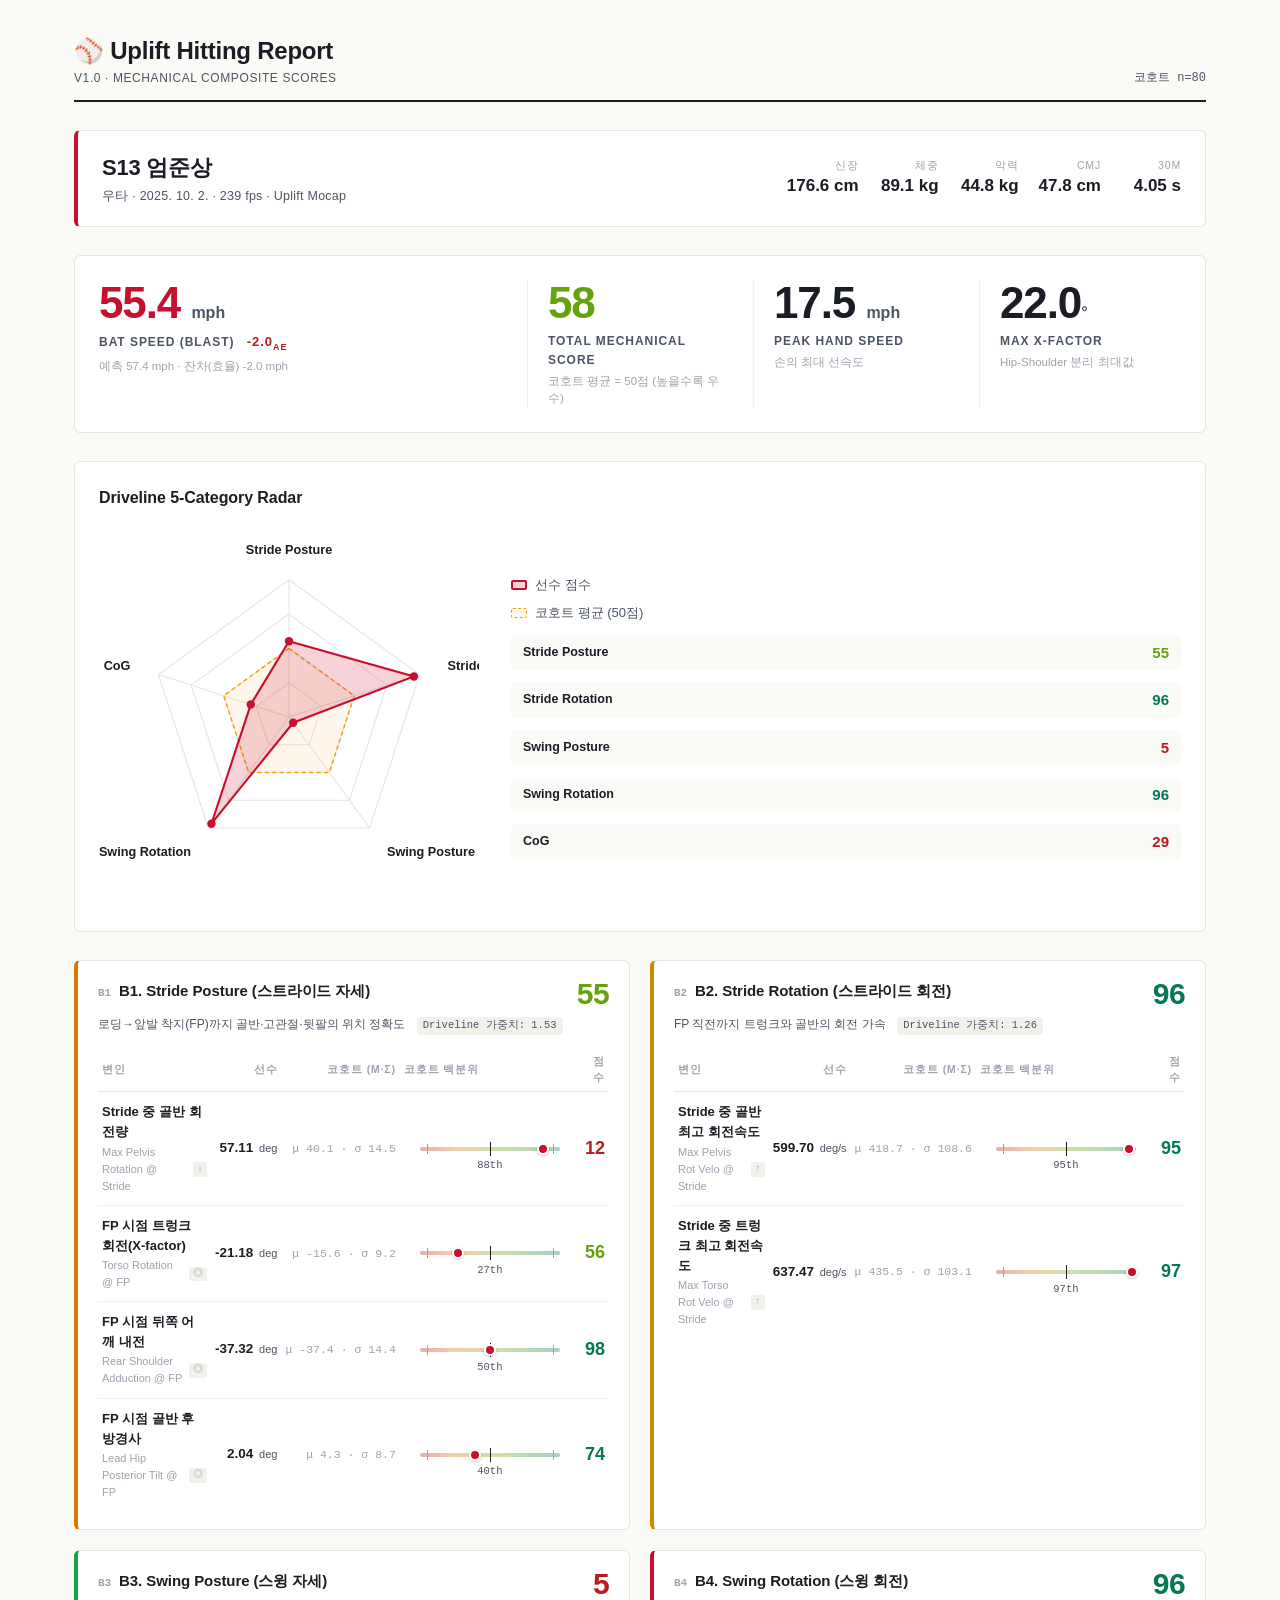
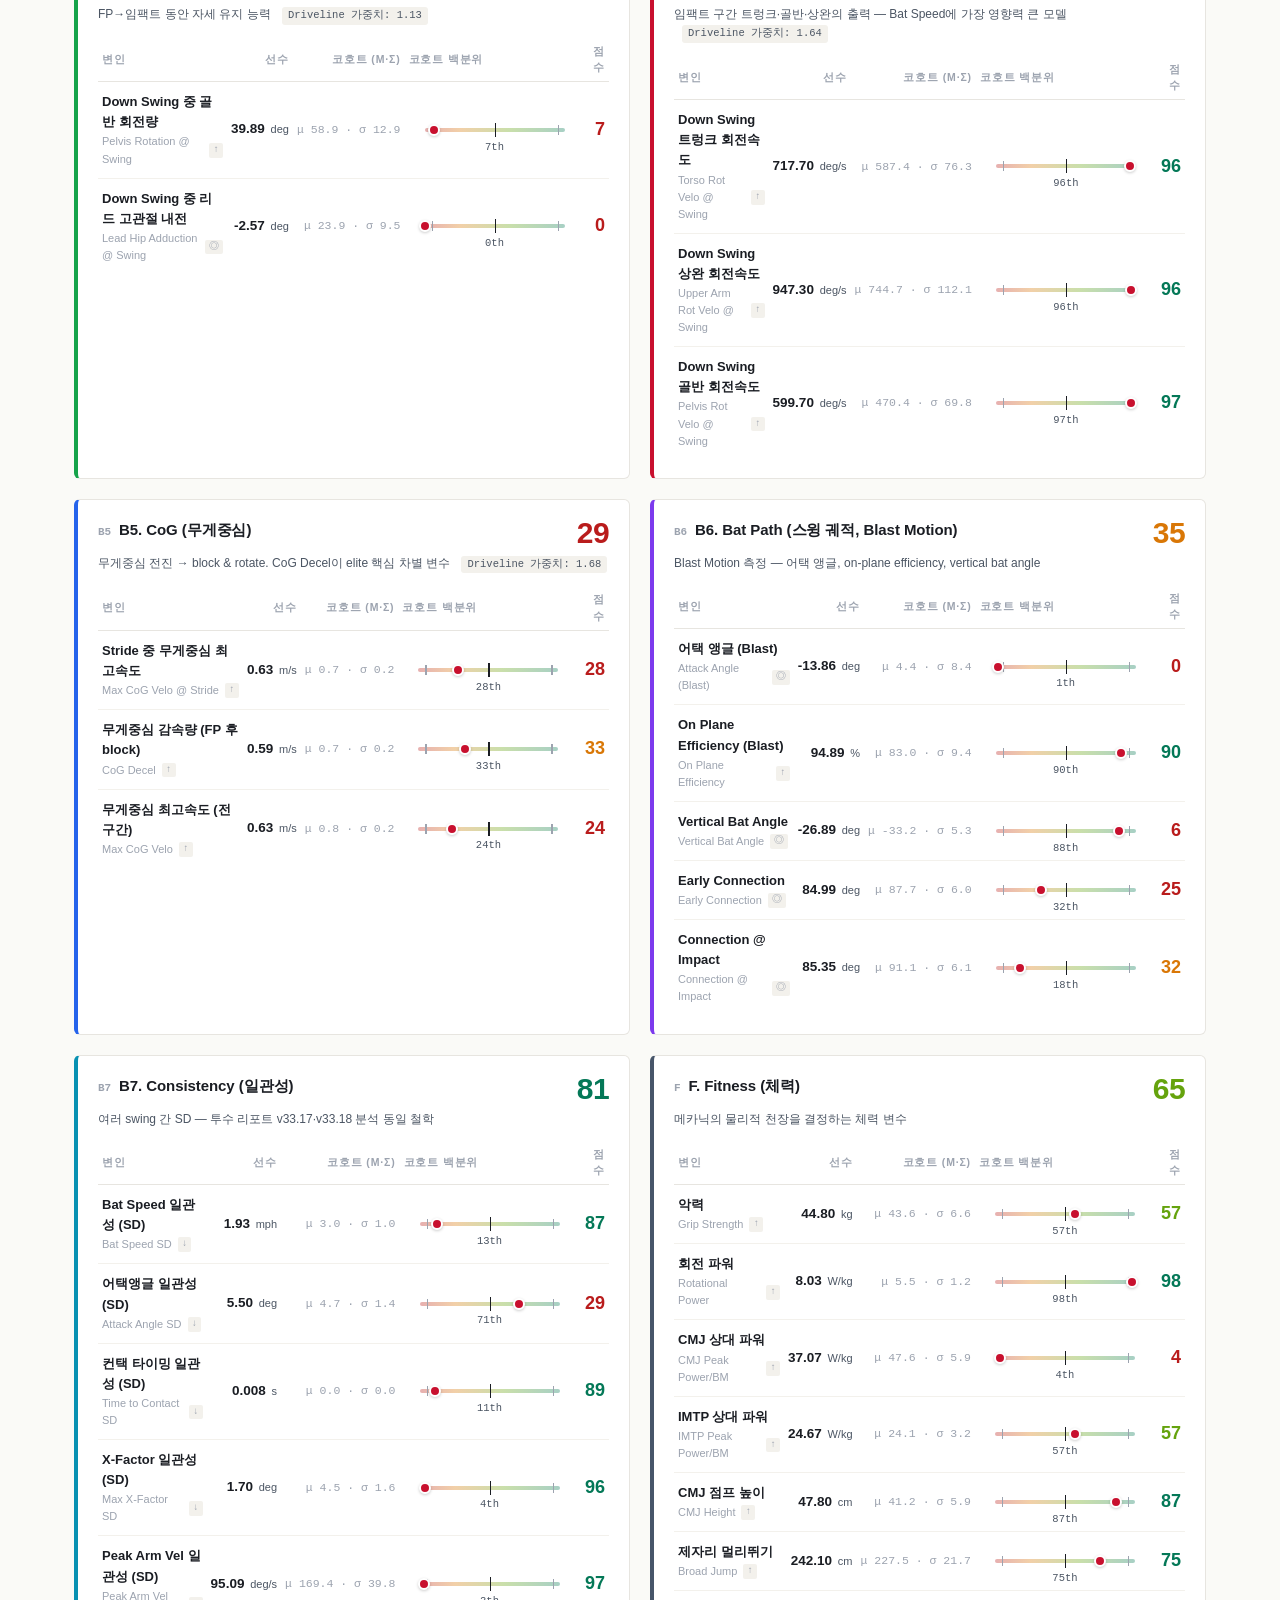
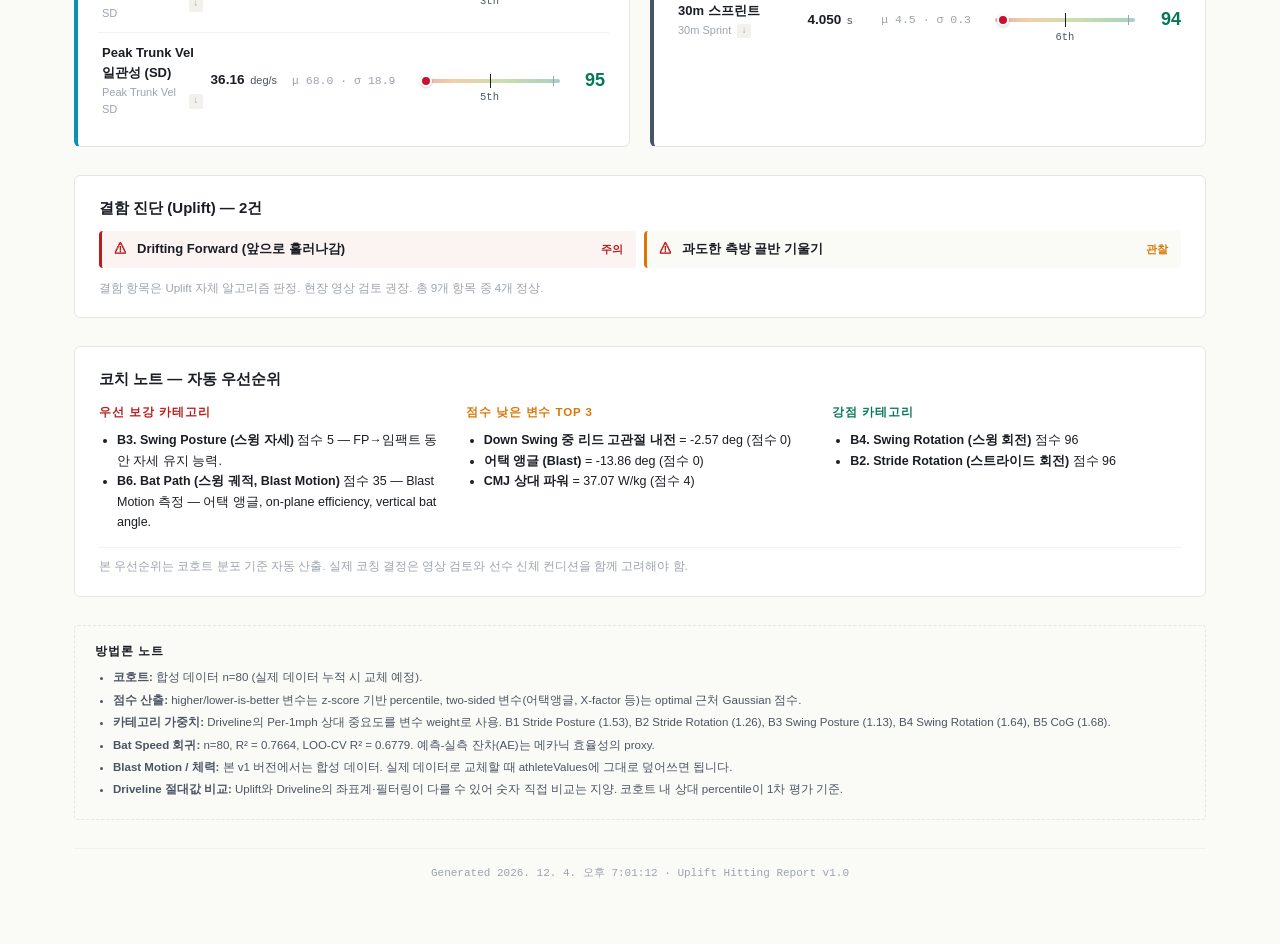
<file: index.html>
<!DOCTYPE html>
<html lang="ko">
<head>
<meta charset="UTF-8">
<meta name="viewport" content="width=device-width, initial-scale=1.0">
<title>Uplift Hitting Report — S13 엄준상</title>
<style>
/* report_batting.css
   ================================================================
   Uplift Hitting Report — 정돈된 sport-science 톤
   ================================================================ */

:root {
  /* 색상 — 한국 야구 분위기 */
  --c-bg:        #fafaf7;          /* 옅은 미색 배경 (페이퍼 톤) */
  --c-card:      #ffffff;
  --c-ink:       #1a1d23;          /* 짙은 차콜 */
  --c-ink-2:     #4b5563;          /* 보조 텍스트 */
  --c-muted:     #9ca3af;          /* 흐린 회색 */
  --c-line:      #e7e5e0;          /* 카드 보더 */
  --c-line-2:    #f3f1ec;          /* 더 흐린 보더 */

  --c-accent:    #c8102e;          /* KBO 적색 */
  --c-accent-2:  #f59e0b;          /* Driveline 주황 */
  --c-accent-3:  #2563eb;          /* 데이터 블루 */

  /* 점수 컬러 */
  --c-bad:       #b91c1c;          /* 0~30 */
  --c-warn:      #d97706;          /* 30~50 */
  --c-mid:       #65a30d;          /* 50~70 */
  --c-good:      #047857;          /* 70~100 */

  /* 카테고리 컬러 (Driveline 5-카테고리 + 추가) */
  --c-b1: #d97706;    /* Stride Posture — 주황 */
  --c-b2: #ca8a04;    /* Stride Rotation — 골드 */
  --c-b3: #16a34a;    /* Swing Posture — 녹색 */
  --c-b4: #c8102e;    /* Swing Rotation — 적색 (가장 영향력) */
  --c-b5: #2563eb;    /* CoG — 블루 */
  --c-b6: #7c3aed;    /* Bat Path — 보라 */
  --c-b7: #0891b2;    /* Consistency — 청록 */
  --c-f:  #475569;    /* Fitness — 회청 */

  /* 폰트 */
  --ff-display: 'Pretendard', -apple-system, BlinkMacSystemFont, 'Segoe UI', 'Apple SD Gothic Neo',
                'Noto Sans KR', 'Malgun Gothic', sans-serif;
  --ff-mono:    ui-monospace, 'SF Mono', 'JetBrains Mono', Menlo, Consolas, monospace;
  --ff-num:     'Pretendard', -apple-system, sans-serif;
}

* { box-sizing: border-box; }

html, body {
  margin: 0;
  padding: 0;
  background: var(--c-bg);
  color: var(--c-ink);
  font-family: var(--ff-display);
  font-size: 14.5px;
  line-height: 1.55;
  -webkit-font-smoothing: antialiased;
  -moz-osx-font-smoothing: grayscale;
}

/* 인쇄 시 사이즈 */
@media print {
  html, body { background: white; }
  .cat-card, .athlete-card, .headline, .radar-section,
  .faults-card, .coach-notes, .method-note { break-inside: avoid; }
}

#app {
  max-width: 1180px;
  margin: 0 auto;
  padding: 32px 24px 64px;
}

.report-shell {
  display: flex;
  flex-direction: column;
  gap: 28px;
}

/* ============================== 헤더 */
.report-top {
  display: flex;
  justify-content: space-between;
  align-items: flex-end;
  border-bottom: 2px solid var(--c-ink);
  padding-bottom: 12px;
}
.brand-mark {
  font-size: 24px;
  font-weight: 800;
  letter-spacing: -0.01em;
}
.brand-sub {
  font-size: 12px;
  color: var(--c-ink-2);
  letter-spacing: 0.05em;
  text-transform: uppercase;
}
.brand-cohort {
  font-size: 12px;
  color: var(--c-ink-2);
  font-family: var(--ff-mono);
}

/* ============================== 선수 카드 */
.athlete-card {
  background: var(--c-card);
  border: 1px solid var(--c-line);
  border-left: 4px solid var(--c-accent);
  border-radius: 6px;
  padding: 20px 24px;
  display: flex;
  justify-content: space-between;
  align-items: center;
  gap: 24px;
  flex-wrap: wrap;
}
.athlete-name {
  font-size: 22px;
  font-weight: 800;
  letter-spacing: -0.01em;
}
.athlete-meta {
  font-size: 12.5px;
  color: var(--c-ink-2);
  letter-spacing: 0.02em;
  margin-top: 2px;
}
.athlete-body {
  display: flex;
  gap: 20px;
  flex-wrap: wrap;
}
.vital {
  display: flex;
  flex-direction: column;
  text-align: right;
  min-width: 60px;
}
.vital label {
  font-size: 10.5px;
  color: var(--c-muted);
  text-transform: uppercase;
  letter-spacing: 0.08em;
}
.vital span {
  font-size: 17px;
  font-weight: 700;
  font-feature-settings: 'tnum';
}

/* ============================== 헤드라인 KPI */
.headline {
  background: var(--c-card);
  border: 1px solid var(--c-line);
  border-radius: 6px;
  padding: 24px;
}
.hl-row {
  display: grid;
  grid-template-columns: 2fr 1fr 1fr 1fr;
  gap: 24px;
}
.hl-block {
  border-left: 1px solid var(--c-line-2);
  padding-left: 20px;
}
.hl-block:first-child {
  border-left: none;
  padding-left: 0;
}
.hl-block.primary .hl-value {
  color: var(--c-accent);
}
.hl-value {
  font-size: 44px;
  font-weight: 800;
  letter-spacing: -0.025em;
  line-height: 1.05;
  font-feature-settings: 'tnum';
}
.hl-value small {
  font-size: 16px;
  font-weight: 600;
  color: var(--c-ink-2);
  letter-spacing: 0;
}
.hl-label {
  font-size: 12px;
  color: var(--c-ink-2);
  text-transform: uppercase;
  letter-spacing: 0.08em;
  margin-top: 6px;
  font-weight: 600;
}
.hl-sub {
  font-size: 11.5px;
  color: var(--c-muted);
  margin-top: 3px;
}
.ae {
  font-size: 13px;
  font-weight: 700;
  margin-left: 8px;
  font-feature-settings: 'tnum';
}
.ae.pos { color: var(--c-good); }
.ae.neg { color: var(--c-bad); }
.ae sub { font-size: 9px; }

/* ============================== 레이더 */
.radar-section {
  background: var(--c-card);
  border: 1px solid var(--c-line);
  border-radius: 6px;
  padding: 24px;
}
.radar-section h2 {
  margin: 0 0 16px;
  font-size: 16px;
  font-weight: 700;
  letter-spacing: -0.005em;
}
.radar-wrap {
  display: grid;
  grid-template-columns: 380px 1fr;
  gap: 32px;
  align-items: center;
}
.radar-svg {
  width: 100%;
  max-width: 380px;
  height: auto;
}
.radar-ring   { fill: none; stroke: var(--c-line); stroke-width: 1; }
.radar-axis   { stroke: var(--c-line); stroke-width: 1; }
.radar-elite  { fill: rgba(245,158,11,0.08); stroke: var(--c-accent-2); stroke-width: 1.4; stroke-dasharray: 4 3; }
.radar-player { fill: rgba(200,16,46,0.18); stroke: var(--c-accent); stroke-width: 2; }
.radar-dot    { fill: var(--c-accent); }
.radar-label  { font-size: 12px; font-weight: 600; fill: var(--c-ink); }

.radar-legend {
  display: flex;
  flex-direction: column;
  gap: 8px;
  font-size: 13px;
  color: var(--c-ink-2);
}
.radar-legend > div { display: flex; align-items: center; gap: 8px; }
.sw {
  width: 16px; height: 10px; display: inline-block; border-radius: 2px;
}
.sw.player { background: rgba(200,16,46,0.18); border: 2px solid var(--c-accent); }
.sw.elite  { background: rgba(245,158,11,0.08); border: 1.4px dashed var(--c-accent-2); }
.cat-mini {
  display: flex !important;
  justify-content: space-between;
  padding: 6px 12px;
  background: var(--c-bg);
  border-radius: 4px;
  margin-top: 4px;
}
.cat-mini-name  { color: var(--c-ink); font-weight: 600; font-size: 12.5px; }
.cat-mini-score { font-weight: 800; font-size: 15px; font-feature-settings: 'tnum'; }

/* ============================== 카테고리 카드 그리드 */
.cat-grid {
  display: grid;
  grid-template-columns: repeat(2, 1fr);
  gap: 20px;
}
.cat-card {
  background: var(--c-card);
  border: 1px solid var(--c-line);
  border-radius: 6px;
  padding: 18px 20px;
  position: relative;
  overflow: hidden;
}
/* 카테고리 별 좌측 색띠 */
.cat-card[data-cat="B1_StridePosture"]  { border-left: 4px solid var(--c-b1); }
.cat-card[data-cat="B2_StrideRotation"] { border-left: 4px solid var(--c-b2); }
.cat-card[data-cat="B3_SwingPosture"]   { border-left: 4px solid var(--c-b3); }
.cat-card[data-cat="B4_SwingRotation"]  { border-left: 4px solid var(--c-b4); }
.cat-card[data-cat="B5_CoG"]            { border-left: 4px solid var(--c-b5); }
.cat-card[data-cat="B6_BatPath"]        { border-left: 4px solid var(--c-b6); }
.cat-card[data-cat="B7_Consistency"]    { border-left: 4px solid var(--c-b7); }
.cat-card[data-cat="F_Fitness"]         { border-left: 4px solid var(--c-f); }

.cat-card.full-width { grid-column: 1 / -1; }

.cat-header {
  display: flex;
  justify-content: space-between;
  align-items: flex-start;
  gap: 12px;
}
.cat-header h3 {
  margin: 0;
  font-size: 15px;
  font-weight: 700;
  letter-spacing: -0.005em;
  display: flex;
  gap: 8px;
  align-items: baseline;
}
.cat-id {
  font-family: var(--ff-mono);
  font-size: 11px;
  color: var(--c-muted);
  font-weight: 600;
}
.cat-score {
  font-size: 30px;
  font-weight: 800;
  letter-spacing: -0.02em;
  font-feature-settings: 'tnum';
  line-height: 1;
}
.cat-desc {
  margin: 6px 0 12px;
  font-size: 12px;
  color: var(--c-ink-2);
  line-height: 1.5;
}
.dl-imp {
  display: inline-block;
  margin-left: 8px;
  padding: 1px 6px;
  font-family: var(--ff-mono);
  font-size: 10.5px;
  background: var(--c-line-2);
  border-radius: 3px;
  color: var(--c-ink-2);
}

/* ============================== 변수 테이블 */
.var-table {
  width: 100%;
  border-collapse: collapse;
  font-size: 12.5px;
}
.var-table th {
  text-align: left;
  font-size: 10.5px;
  text-transform: uppercase;
  letter-spacing: 0.08em;
  color: var(--c-muted);
  font-weight: 700;
  padding: 6px 4px;
  border-bottom: 1px solid var(--c-line);
}
.var-table th:nth-child(2),
.var-table th:nth-child(3),
.var-table th:nth-child(5) { text-align: right; }
.var-table td {
  padding: 10px 4px;
  border-bottom: 1px solid var(--c-line-2);
  vertical-align: middle;
}
.var-row:last-child td { border-bottom: none; }

.var-name-kr {
  font-weight: 600;
  font-size: 13px;
}
.var-name-en {
  font-size: 11px;
  color: var(--c-muted);
  margin-top: 1px;
  display: flex;
  gap: 6px;
  align-items: center;
}
.dir-icon {
  font-family: var(--ff-mono);
  background: var(--c-line-2);
  padding: 0 4px;
  border-radius: 2px;
  font-size: 9.5px;
}

.var-value {
  text-align: right;
  font-weight: 700;
  font-feature-settings: 'tnum';
  font-size: 13.5px;
  white-space: nowrap;
}
.var-value small {
  font-weight: 500;
  color: var(--c-ink-2);
  font-size: 11px;
  margin-left: 2px;
}
.var-ref {
  text-align: right;
  font-size: 11.5px;
  color: var(--c-muted);
  font-family: var(--ff-mono);
  white-space: nowrap;
}
.var-score {
  text-align: right;
  font-weight: 800;
  font-feature-settings: 'tnum';
  font-size: 18px;
}

/* percentile bar */
.var-pctbar { width: 180px; min-width: 180px; }
.pct-bar {
  position: relative;
  width: 140px;
  height: 18px;
  margin: 0 auto;
}
.pct-track {
  position: absolute; top: 50%; left: 0; right: 0; height: 4px;
  transform: translateY(-50%);
  background: linear-gradient(to right,
    rgba(185,28,28,0.35) 0%,
    rgba(217,119,6,0.35) 25%,
    rgba(101,163,13,0.35) 60%,
    rgba(4,120,87,0.35) 100%);
  border-radius: 2px;
}
.pct-tick {
  position: absolute; top: 50%;
  width: 1.5px; height: 10px;
  background: var(--c-muted);
  transform: translateY(-50%);
}
.pct-tick.low  { left: 5%; }
.pct-tick.mid  { left: 50%; background: var(--c-ink); height: 14px; }
.pct-tick.high { left: 95%; }

.pct-marker {
  position: absolute;
  top: 50%;
  width: 12px;
  height: 12px;
  background: var(--c-accent);
  border: 2px solid var(--c-card);
  border-radius: 50%;
  transform: translate(-50%, -50%);
  box-shadow: 0 1px 3px rgba(0,0,0,0.2);
  z-index: 2;
}
.pct-text {
  position: absolute;
  bottom: -16px;
  left: 50%;
  transform: translateX(-50%);
  font-family: var(--ff-mono);
  font-size: 10.5px;
  color: var(--c-ink-2);
}

/* ============================== Faults */
.faults-card {
  background: var(--c-card);
  border: 1px solid var(--c-line);
  border-radius: 6px;
  padding: 20px 24px;
}
.faults-card h2 {
  margin: 0 0 12px;
  font-size: 15px;
  font-weight: 700;
}
.faults-clean {
  margin: 0;
  color: var(--c-good);
  font-weight: 600;
  font-size: 13px;
}
.faults-grid {
  display: grid;
  grid-template-columns: repeat(auto-fit, minmax(240px, 1fr));
  gap: 8px;
  margin-bottom: 12px;
}
.fault-item {
  display: flex;
  align-items: center;
  gap: 10px;
  padding: 8px 12px;
  border-radius: 4px;
  font-size: 13px;
  background: var(--c-bg);
  border-left: 3px solid var(--c-warn);
}
.fault-item.severity-high {
  background: rgba(185,28,28,0.05);
  border-left-color: var(--c-bad);
}
.fault-mark {
  color: var(--c-bad);
  font-weight: 800;
}
.fault-label {
  flex: 1;
  font-weight: 600;
}
.fault-sev {
  font-size: 10.5px;
  text-transform: uppercase;
  letter-spacing: 0.05em;
  color: var(--c-bad);
  font-weight: 700;
}
.fault-item:not(.severity-high) .fault-sev { color: var(--c-warn); }
.faults-note {
  margin: 0;
  font-size: 11.5px;
  color: var(--c-muted);
  line-height: 1.5;
}

/* ============================== 코치 노트 */
.coach-notes {
  background: var(--c-card);
  border: 1px solid var(--c-line);
  border-radius: 6px;
  padding: 20px 24px;
}
.coach-notes h2 {
  margin: 0 0 14px;
  font-size: 15px;
  font-weight: 700;
}
.cn-grid {
  display: grid;
  grid-template-columns: repeat(3, 1fr);
  gap: 18px;
}
.cn-block h4 {
  margin: 0 0 8px;
  font-size: 11.5px;
  text-transform: uppercase;
  letter-spacing: 0.08em;
  font-weight: 700;
  color: var(--c-ink-2);
}
.cn-block ul {
  margin: 0;
  padding-left: 18px;
  font-size: 12.5px;
  line-height: 1.65;
}
.cn-block.weak    h4 { color: var(--c-bad); }
.cn-block.focus   h4 { color: var(--c-warn); }
.cn-block.strong  h4 { color: var(--c-good); }

.cn-note {
  margin: 14px 0 0;
  font-size: 11.5px;
  color: var(--c-muted);
  border-top: 1px solid var(--c-line-2);
  padding-top: 10px;
}

/* ============================== 메서드 노트 */
.method-note {
  font-size: 11.5px;
  color: var(--c-ink-2);
  background: var(--c-bg);
  border: 1px dashed var(--c-line);
  border-radius: 4px;
  padding: 16px 20px;
}
.method-note h3 {
  margin: 0 0 8px;
  font-size: 12px;
  text-transform: uppercase;
  letter-spacing: 0.08em;
  color: var(--c-ink);
}
.method-note ul {
  margin: 0;
  padding-left: 18px;
  line-height: 1.6;
}
.method-note li { margin-bottom: 4px; }

.report-foot {
  text-align: center;
  font-size: 11px;
  color: var(--c-muted);
  font-family: var(--ff-mono);
  padding-top: 16px;
  border-top: 1px solid var(--c-line-2);
}

/* ============================== 반응형 */
@media (max-width: 900px) {
  .hl-row { grid-template-columns: 1fr 1fr; }
  .hl-block { border-left: none; padding-left: 0; }
  .radar-wrap { grid-template-columns: 1fr; }
  .cat-grid { grid-template-columns: 1fr; }
  .cn-grid { grid-template-columns: 1fr; }
  .athlete-card { flex-direction: column; align-items: flex-start; }
  .athlete-body { width: 100%; }
}

.error {
  color: var(--c-bad);
  background: rgba(185,28,28,0.05);
  border: 1px solid var(--c-bad);
  border-radius: 4px;
  padding: 16px;
  font-weight: 600;
}

</style>
</head>
<body>

<div id="app">
  <p style="text-align:center;padding:40px;color:#9ca3af">리포트 렌더링 중...</p>
</div>

<script>
window.ATHLETE_DATA = {
  "athlete_name": "S13 엄준상",
  "athleteid": "5f472ecd-f10e-47d7-a709-aefcd8c97456",
  "sessionid": "5a8a66f0-6d8b-4534-83ef-73e35b5cd0f4_9",
  "session_uuid": "5a8a66f0-6d8b-4534-83ef-73e35b5cd0f4",
  "session_seq": 9,
  "capture_datetime": "2025-10-02 09:55:18",
  "fps": 239.34169278996865,
  "handedness": "right",
  "footedness": null,
  "approved_by_biomech_qa": 1,
  "n_frames": 503,
  "duration_s": 2.097419777341192,
  "frame_max_foot_raise": 270,
  "frame_pelvis_initiation": 281,
  "frame_max_x_factor": 321,
  "frame_foot_contact": 329,
  "frame_ball_contact": 352,
  "max_pelvis_rotation_at_stride_deg": 57.11186337178248,
  "torso_rotation_at_fp_deg": -21.18211758581089,
  "rear_shoulder_adduction_at_fp_deg": -37.32356317850214,
  "lead_hip_posterior_tilt_at_fp_deg": 2.035620707944645,
  "max_pelvis_rotation_velo_at_stride_dps": 599.7,
  "max_torso_rotation_velo_at_stride_dps": 637.4709184914964,
  "pelvis_rotation_at_swing_deg": 39.88613817257037,
  "lead_hip_posterior_tilt_at_swing_deg": -1.84791470493768,
  "lead_hip_adduction_at_fp_deg": -22.33261989491262,
  "lead_hip_adduction_at_swing_deg": -2.571344073066476,
  "pelvis_rotation_velo_at_swing_dps": 599.7,
  "torso_rotation_velo_at_swing_dps": 717.7,
  "upper_arm_rotation_velo_at_swing_dps": 947.3,
  "max_cog_velo_at_stride_mps": 0.630020882135494,
  "max_cog_velo_mps": 0.630020882135494,
  "cog_decel_mps": 0.5851640718002036,
  "peak_pelvis_angular_velocity": 599.7,
  "peak_trunk_angular_velocity": 717.7,
  "peak_arm_angular_velocity": 947.3,
  "max_x_factor": 22.0,
  "pelvis_to_trunk_velocity_speedup": 1.197,
  "trunk_to_arm_velocity_speedup": 1.3199,
  "hip_hinge": 62.36414,
  "trunk_coil": 37.915283,
  "trunk_tilt_at_launch": -10.4,
  "rear_scap_load_at_launch": 1.9170091,
  "rear_elbow_flexion_at_launch": 132.84195,
  "rear_elbow_flexion_at_ball_contact": 64.10729,
  "rear_arm_connection": 0.42625156,
  "inter_elbow_distance": null,
  "lead_knee_angle_at_ball_contact": -12.567814,
  "stride_length": 1.0703324,
  "shoulder_rotation_plane_flexion": 41.40312,
  "shoulder_rotation_plane_tilt": 13.154881,
  "relative_hand_position_towards_pitcher": -0.2700059,
  "relative_hand_position_up": 0.19186227,
  "relative_hand_position_away_from_body": 0.18791847,
  "linear_stretch": 0.8015325,
  "attack_angle": -10.393176796588865,
  "attack_direction": null,
  "launch_position": 83.0,
  "sweet_spot_fore_aft_position_at_contact": 0.3177392,
  "on_plane_efficiency": 91.0,
  "swing_path_angle": null,
  "pelvis_acceleration_time": 0.1882845188284518,
  "pelvis_decceleration_time": 0.205020920502092,
  "time_to_ball_contact": 0.83682007,
  "time_to_launch": 0.53974897,
  "kinematic_sequence_order": "Pelvis-Trunk-Arm",
  "proper_sequence_binary": 1,
  "fault_sway": 1.0,
  "fault_knee_dominant_swing": 0.0,
  "fault_vertical_pelvis_hike": 0.0,
  "fault_excessive_lateral_pelvis_tilt": 1.0,
  "fault_drifting_forward": 1.0,
  "fault_sway_leg": 0.0,
  "fault_leads_with_wrist": 0.0,
  "fault_rear_elbow_drag": null,
  "fault_hand_push": null,
  "fault_crashing": null,
  "drifting_forward_magnitude": 0.21036997,
  "athlete_id": "s13",
  "blast_bat_speed_mph": 55.41,
  "blast_peak_hand_speed_mph": 17.51,
  "blast_rotational_acceleration_g": 15.66,
  "blast_time_to_contact_s": 0.1471,
  "blast_attack_angle_deg": -13.86,
  "blast_on_plane_efficiency_pct": 94.89,
  "blast_vertical_bat_angle_deg": -26.89,
  "blast_power_kw": 3.517,
  "blast_early_connection_deg": 84.99,
  "blast_connection_at_impact_deg": 85.35,
  "bat_speed_sd_mph": 1.929,
  "attack_angle_sd_deg": 5.495,
  "time_to_contact_sd_s": 0.00827,
  "peak_arm_av_sd_dps": 95.09,
  "peak_trunk_av_sd_dps": 36.16,
  "max_x_factor_sd_deg": 1.7,
  "height_cm": 176.6,
  "weight_kg": 89.1,
  "grip_strength_kg": 44.8,
  "cmj_height_cm": 47.8,
  "cmj_pp_bm": 37.07,
  "imtp_pp_bm": 24.67,
  "rotation_pp_w_kg": 8.03,
  "sprint_30m_s": 4.05,
  "broad_jump_cm": 242.1,
  "bat_speed_mph": 55.41
};
</script>

<script>
// metadata_batting.js
// =====================================================================
// 타격 리포트 변수 정의 + 코호트 분포 + Bat Speed 회귀 모델
// 자동 생성: build_js_files.py
//
// 투수 리포트의 metadata.js v33.21 구조 차용:
//   - VARIABLE_METADATA: 변수별 optimal·sigma·mean·sd·percentile 기준
//   - BAT_SPEED_REGRESSION: Bat Speed 다중회귀 (예측 + 효율 잔차)
//   - VARIABLE_LABELS: 한글/영문 라벨
//   - FAULT_LABELS: 결함 한글 라벨
// =====================================================================

const COHORT_INFO = {
  n_total: 80,
  source: 'synthetic_v1 (placeholder until real data accumulated)',
};

const VARIABLE_METADATA = {
  "max_pelvis_rotation_at_stride_deg": {
    "direction": "lower_is_better",
    "unit": "deg",
    "optimal": 29.4109,
    "sigma": 7.2497,
    "mean": 40.0894,
    "sd": 14.4995,
    "median": 38.1641,
    "q25": 29.4109,
    "q75": 48.5736,
    "n": 80,
    "label_kr": "Stride 중 골반 회전량",
    "label_en": "Max Pelvis Rotation @ Stride"
  },
  "torso_rotation_at_fp_deg": {
    "direction": "two_sided",
    "unit": "deg",
    "optimal": -16.2474,
    "sigma": 4.588,
    "mean": -15.6288,
    "sd": 9.1761,
    "median": -16.2474,
    "q25": -20.667,
    "q75": -10.4083,
    "n": 80,
    "label_kr": "FP 시점 트렁크 회전(X-factor)",
    "label_en": "Torso Rotation @ FP"
  },
  "rear_shoulder_adduction_at_fp_deg": {
    "direction": "two_sided",
    "unit": "deg",
    "optimal": -35.7137,
    "sigma": 7.2129,
    "mean": -37.4378,
    "sd": 14.4258,
    "median": -35.7137,
    "q25": -46.6219,
    "q75": -26.9492,
    "n": 80,
    "label_kr": "FP 시점 뒤쪽 어깨 내전",
    "label_en": "Rear Shoulder Adduction @ FP"
  },
  "lead_hip_posterior_tilt_at_fp_deg": {
    "direction": "two_sided",
    "unit": "deg",
    "optimal": 5.4179,
    "sigma": 4.345,
    "mean": 4.3256,
    "sd": 8.69,
    "median": 5.4179,
    "q25": -1.56,
    "q75": 9.6435,
    "n": 80,
    "label_kr": "FP 시점 골반 후방경사",
    "label_en": "Lead Hip Posterior Tilt @ FP"
  },
  "max_pelvis_rotation_velo_at_stride_dps": {
    "direction": "higher_is_better",
    "unit": "deg/s",
    "optimal": 481.16,
    "sigma": 54.3184,
    "mean": 418.7347,
    "sd": 108.6368,
    "median": 420.8703,
    "q25": 365.4385,
    "q75": 481.16,
    "n": 80,
    "label_kr": "Stride 중 골반 최고 회전속도",
    "label_en": "Max Pelvis Rot Velo @ Stride"
  },
  "max_torso_rotation_velo_at_stride_dps": {
    "direction": "higher_is_better",
    "unit": "deg/s",
    "optimal": 521.1652,
    "sigma": 51.5323,
    "mean": 435.5074,
    "sd": 103.0646,
    "median": 434.046,
    "q25": 358.8882,
    "q75": 521.1652,
    "n": 80,
    "label_kr": "Stride 중 트렁크 최고 회전속도",
    "label_en": "Max Torso Rot Velo @ Stride"
  },
  "pelvis_rotation_at_swing_deg": {
    "direction": "higher_is_better",
    "unit": "deg",
    "optimal": 67.4764,
    "sigma": 6.4362,
    "mean": 58.9473,
    "sd": 12.8724,
    "median": 57.9616,
    "q25": 50.6442,
    "q75": 67.4764,
    "n": 80,
    "label_kr": "Down Swing 중 골반 회전량",
    "label_en": "Pelvis Rotation @ Swing"
  },
  "lead_hip_posterior_tilt_at_swing_deg": {
    "direction": "two_sided",
    "unit": "deg",
    "optimal": 6.9848,
    "sigma": 3.9352,
    "mean": 6.3657,
    "sd": 7.8705,
    "median": 6.9848,
    "q25": -0.393,
    "q75": 12.1877,
    "n": 80,
    "label_kr": "BC 시점 골반 후방경사",
    "label_en": "Lead Hip Posterior Tilt @ Swing"
  },
  "lead_hip_adduction_at_fp_deg": {
    "direction": "two_sided",
    "unit": "deg",
    "optimal": 18.0364,
    "sigma": 4.5153,
    "mean": 18.1079,
    "sd": 9.0306,
    "median": 18.0364,
    "q25": 13.2406,
    "q75": 22.1774,
    "n": 80,
    "label_kr": "FP 시점 리드 고관절 내전",
    "label_en": "Lead Hip Adduction @ FP"
  },
  "lead_hip_adduction_at_swing_deg": {
    "direction": "two_sided",
    "unit": "deg",
    "optimal": 23.8966,
    "sigma": 4.7735,
    "mean": 23.9278,
    "sd": 9.547,
    "median": 23.8966,
    "q25": 16.9601,
    "q75": 29.754,
    "n": 80,
    "label_kr": "Down Swing 중 리드 고관절 내전",
    "label_en": "Lead Hip Adduction @ Swing"
  },
  "pelvis_rotation_velo_at_swing_dps": {
    "direction": "higher_is_better",
    "unit": "deg/s",
    "optimal": 524.4251,
    "sigma": 34.9192,
    "mean": 470.4152,
    "sd": 69.8385,
    "median": 467.8883,
    "q25": 433.7188,
    "q75": 524.4251,
    "n": 80,
    "label_kr": "Down Swing 골반 회전속도",
    "label_en": "Pelvis Rot Velo @ Swing"
  },
  "torso_rotation_velo_at_swing_dps": {
    "direction": "higher_is_better",
    "unit": "deg/s",
    "optimal": 637.1577,
    "sigma": 38.1579,
    "mean": 587.3999,
    "sd": 76.3158,
    "median": 591.7413,
    "q25": 542.11,
    "q75": 637.1577,
    "n": 80,
    "label_kr": "Down Swing 트렁크 회전속도",
    "label_en": "Torso Rot Velo @ Swing"
  },
  "upper_arm_rotation_velo_at_swing_dps": {
    "direction": "higher_is_better",
    "unit": "deg/s",
    "optimal": 813.2725,
    "sigma": 56.0261,
    "mean": 744.7147,
    "sd": 112.0522,
    "median": 759.0919,
    "q25": 671.1045,
    "q75": 813.2725,
    "n": 80,
    "label_kr": "Down Swing 상완 회전속도",
    "label_en": "Upper Arm Rot Velo @ Swing"
  },
  "max_cog_velo_at_stride_mps": {
    "direction": "higher_is_better",
    "unit": "m/s",
    "optimal": 0.9051,
    "sigma": 0.1021,
    "mean": 0.7481,
    "sd": 0.2041,
    "median": 0.7414,
    "q25": 0.6204,
    "q75": 0.9051,
    "n": 80,
    "label_kr": "Stride 중 무게중심 최고속도",
    "label_en": "Max CoG Velo @ Stride"
  },
  "max_cog_velo_mps": {
    "direction": "higher_is_better",
    "unit": "m/s",
    "optimal": 0.935,
    "sigma": 0.1144,
    "mean": 0.7928,
    "sd": 0.2289,
    "median": 0.8328,
    "q25": 0.6185,
    "q75": 0.935,
    "n": 80,
    "label_kr": "무게중심 최고속도 (전구간)",
    "label_en": "Max CoG Velo"
  },
  "cog_decel_mps": {
    "direction": "higher_is_better",
    "unit": "m/s",
    "optimal": 0.8057,
    "sigma": 0.099,
    "mean": 0.6707,
    "sd": 0.1981,
    "median": 0.6726,
    "q25": 0.5396,
    "q75": 0.8057,
    "n": 80,
    "label_kr": "무게중심 감속량 (FP 후 block)",
    "label_en": "CoG Decel"
  },
  "max_x_factor": {
    "direction": "higher_is_better",
    "unit": "deg",
    "optimal": 16.9541,
    "sigma": 2.0959,
    "mean": 14.345,
    "sd": 4.1918,
    "median": 14.3641,
    "q25": 11.9152,
    "q75": 16.9541,
    "n": 80,
    "label_kr": "최대 X-Factor (Hip-Shoulder 분리)",
    "label_en": "Max X-Factor"
  },
  "pelvis_to_trunk_velocity_speedup": {
    "direction": "higher_is_better",
    "unit": "ratio",
    "optimal": 1.0987,
    "sigma": 0.0532,
    "mean": 1.0429,
    "sd": 0.1064,
    "median": 1.0454,
    "q25": 0.9823,
    "q75": 1.0987,
    "n": 80,
    "label_kr": "골반→트렁크 속도 증폭",
    "label_en": "Pelvis→Trunk Speedup"
  },
  "trunk_to_arm_velocity_speedup": {
    "direction": "higher_is_better",
    "unit": "ratio",
    "optimal": 1.4666,
    "sigma": 0.0895,
    "mean": 1.3328,
    "sd": 0.179,
    "median": 1.3544,
    "q25": 1.1979,
    "q75": 1.4666,
    "n": 80,
    "label_kr": "트렁크→팔 속도 증폭",
    "label_en": "Trunk→Arm Speedup"
  },
  "on_plane_efficiency": {
    "direction": "higher_is_better",
    "unit": "%",
    "optimal": 87.6558,
    "sigma": 3.613,
    "mean": 83.2155,
    "sd": 7.226,
    "median": 83.4623,
    "q25": 77.6097,
    "q75": 87.6558,
    "n": 80,
    "label_kr": "스윙 플레인 효율",
    "label_en": "On Plane Efficiency"
  },
  "attack_angle": {
    "direction": "two_sided",
    "unit": "deg",
    "optimal": 3.2486,
    "sigma": 4.0865,
    "mean": 4.7173,
    "sd": 8.173,
    "median": 3.2486,
    "q25": -0.9719,
    "q75": 9.9656,
    "n": 80,
    "label_kr": "어택 앵글 (Uplift)",
    "label_en": "Attack Angle (Uplift)"
  },
  "hip_hinge": {
    "direction": "two_sided",
    "unit": "deg",
    "optimal": 44.6472,
    "sigma": 5.7449,
    "mean": 45.2396,
    "sd": 11.4898,
    "median": 44.6472,
    "q25": 36.8232,
    "q75": 52.0527,
    "n": 80,
    "label_kr": "힙 힌지 (셋업)",
    "label_en": "Hip Hinge"
  },
  "trunk_coil": {
    "direction": "higher_is_better",
    "unit": "deg",
    "optimal": 37.8332,
    "sigma": 6.5453,
    "mean": 29.7721,
    "sd": 13.0906,
    "median": 30.9686,
    "q25": 19.2456,
    "q75": 37.8332,
    "n": 80,
    "label_kr": "트렁크 코일",
    "label_en": "Trunk Coil"
  },
  "linear_stretch": {
    "direction": "higher_is_better",
    "unit": "-",
    "optimal": 0.9367,
    "sigma": 0.0583,
    "mean": 0.8642,
    "sd": 0.1167,
    "median": 0.8706,
    "q25": 0.8036,
    "q75": 0.9367,
    "n": 80,
    "label_kr": "선형 신장 (loading)",
    "label_en": "Linear Stretch"
  },
  "bat_speed_sd_mph": {
    "direction": "lower_is_better",
    "unit": "mph",
    "optimal": 2.4336,
    "sigma": 0.4815,
    "mean": 3.0329,
    "sd": 0.9631,
    "median": 2.9983,
    "q25": 2.4336,
    "q75": 3.5411,
    "n": 80,
    "label_kr": "Bat Speed 일관성 (SD)",
    "label_en": "Bat Speed SD"
  },
  "attack_angle_sd_deg": {
    "direction": "lower_is_better",
    "unit": "deg",
    "optimal": 3.7693,
    "sigma": 0.6905,
    "mean": 4.7292,
    "sd": 1.3811,
    "median": 4.9305,
    "q25": 3.7693,
    "q75": 5.7443,
    "n": 80,
    "label_kr": "어택앵글 일관성 (SD)",
    "label_en": "Attack Angle SD"
  },
  "time_to_contact_sd_s": {
    "direction": "lower_is_better",
    "unit": "s",
    "optimal": 0.0108,
    "sigma": 0.0026,
    "mean": 0.0145,
    "sd": 0.0051,
    "median": 0.0136,
    "q25": 0.0108,
    "q75": 0.0179,
    "n": 80,
    "label_kr": "컨택 타이밍 일관성 (SD)",
    "label_en": "Time to Contact SD"
  },
  "peak_arm_av_sd_dps": {
    "direction": "lower_is_better",
    "unit": "deg/s",
    "optimal": 142.499,
    "sigma": 19.9236,
    "mean": 169.4489,
    "sd": 39.8472,
    "median": 175.9032,
    "q25": 142.499,
    "q75": 195.8417,
    "n": 80,
    "label_kr": "Peak Arm Vel 일관성 (SD)",
    "label_en": "Peak Arm Vel SD"
  },
  "peak_trunk_av_sd_dps": {
    "direction": "lower_is_better",
    "unit": "deg/s",
    "optimal": 53.9975,
    "sigma": 9.4559,
    "mean": 68.0386,
    "sd": 18.9119,
    "median": 69.7292,
    "q25": 53.9975,
    "q75": 82.4788,
    "n": 80,
    "label_kr": "Peak Trunk Vel 일관성 (SD)",
    "label_en": "Peak Trunk Vel SD"
  },
  "max_x_factor_sd_deg": {
    "direction": "lower_is_better",
    "unit": "deg",
    "optimal": 3.8225,
    "sigma": 0.7891,
    "mean": 4.4956,
    "sd": 1.5781,
    "median": 4.6922,
    "q25": 3.8225,
    "q75": 5.4028,
    "n": 80,
    "label_kr": "X-Factor 일관성 (SD)",
    "label_en": "Max X-Factor SD"
  },
  "blast_bat_speed_mph": {
    "direction": "higher_is_better",
    "unit": "mph",
    "optimal": 50.5837,
    "sigma": 2.6965,
    "mean": 46.7298,
    "sd": 5.3931,
    "median": 46.9838,
    "q25": 43.6269,
    "q75": 50.5837,
    "n": 80,
    "label_kr": "Bat Speed (Blast)",
    "label_en": "Bat Speed"
  },
  "blast_peak_hand_speed_mph": {
    "direction": "higher_is_better",
    "unit": "mph",
    "optimal": 16.4591,
    "sigma": 0.9946,
    "mean": 14.871,
    "sd": 1.9891,
    "median": 15.0643,
    "q25": 13.474,
    "q75": 16.4591,
    "n": 80,
    "label_kr": "Peak Hand Speed",
    "label_en": "Peak Hand Speed"
  },
  "blast_rotational_acceleration_g": {
    "direction": "higher_is_better",
    "unit": "g",
    "optimal": 16.2045,
    "sigma": 1.5872,
    "mean": 14.1231,
    "sd": 3.1744,
    "median": 14.3122,
    "q25": 11.831,
    "q75": 16.2045,
    "n": 80,
    "label_kr": "회전 가속도",
    "label_en": "Rotational Acceleration"
  },
  "blast_time_to_contact_s": {
    "direction": "lower_is_better",
    "unit": "s",
    "optimal": 0.1416,
    "sigma": 0.0131,
    "mean": 0.1583,
    "sd": 0.0261,
    "median": 0.1587,
    "q25": 0.1416,
    "q75": 0.173,
    "n": 80,
    "label_kr": "Time to Contact",
    "label_en": "Time to Contact"
  },
  "blast_attack_angle_deg": {
    "direction": "two_sided",
    "unit": "deg",
    "optimal": 4.2423,
    "sigma": 4.1963,
    "mean": 4.3606,
    "sd": 8.3925,
    "median": 4.2423,
    "q25": -0.783,
    "q75": 9.7934,
    "n": 80,
    "label_kr": "어택 앵글 (Blast)",
    "label_en": "Attack Angle (Blast)"
  },
  "blast_on_plane_efficiency_pct": {
    "direction": "higher_is_better",
    "unit": "%",
    "optimal": 89.3165,
    "sigma": 4.6988,
    "mean": 83.0073,
    "sd": 9.3976,
    "median": 83.7752,
    "q25": 75.9457,
    "q75": 89.3165,
    "n": 80,
    "label_kr": "On Plane Efficiency (Blast)",
    "label_en": "On Plane Efficiency"
  },
  "blast_vertical_bat_angle_deg": {
    "direction": "two_sided",
    "unit": "deg",
    "optimal": -33.2006,
    "sigma": 2.6412,
    "mean": -33.1735,
    "sd": 5.2824,
    "median": -33.2006,
    "q25": -36.2892,
    "q75": -29.8082,
    "n": 80,
    "label_kr": "Vertical Bat Angle",
    "label_en": "Vertical Bat Angle"
  },
  "blast_power_kw": {
    "direction": "higher_is_better",
    "unit": "kW",
    "optimal": 3.1961,
    "sigma": 0.2962,
    "mean": 2.7789,
    "sd": 0.5924,
    "median": 2.8236,
    "q25": 2.3901,
    "q75": 3.1961,
    "n": 80,
    "label_kr": "Power",
    "label_en": "Power"
  },
  "blast_early_connection_deg": {
    "direction": "two_sided",
    "unit": "deg",
    "optimal": 90.0,
    "sigma": 3.0177,
    "mean": 87.7311,
    "sd": 6.0355,
    "median": 87.7547,
    "q25": 84.0188,
    "q75": 92.6149,
    "n": 80,
    "label_kr": "Early Connection",
    "label_en": "Early Connection"
  },
  "blast_connection_at_impact_deg": {
    "direction": "two_sided",
    "unit": "deg",
    "optimal": 90.0,
    "sigma": 3.0661,
    "mean": 91.0547,
    "sd": 6.1321,
    "median": 90.1194,
    "q25": 87.3951,
    "q75": 95.0165,
    "n": 80,
    "label_kr": "Connection @ Impact",
    "label_en": "Connection @ Impact"
  },
  "grip_strength_kg": {
    "direction": "higher_is_better",
    "unit": "kg",
    "optimal": 48.225,
    "sigma": 3.3231,
    "mean": 43.5812,
    "sd": 6.6462,
    "median": 42.75,
    "q25": 39.4,
    "q75": 48.225,
    "n": 80,
    "label_kr": "악력",
    "label_en": "Grip Strength"
  },
  "cmj_height_cm": {
    "direction": "higher_is_better",
    "unit": "cm",
    "optimal": 44.65,
    "sigma": 2.9703,
    "mean": 41.235,
    "sd": 5.9406,
    "median": 41.15,
    "q25": 36.825,
    "q75": 44.65,
    "n": 80,
    "label_kr": "CMJ 점프 높이",
    "label_en": "CMJ Height"
  },
  "cmj_pp_bm": {
    "direction": "higher_is_better",
    "unit": "W/kg",
    "optimal": 50.6125,
    "sigma": 2.9607,
    "mean": 47.5629,
    "sd": 5.9215,
    "median": 47.94,
    "q25": 42.8975,
    "q75": 50.6125,
    "n": 80,
    "label_kr": "CMJ 상대 파워",
    "label_en": "CMJ Peak Power/BM"
  },
  "imtp_pp_bm": {
    "direction": "higher_is_better",
    "unit": "W/kg",
    "optimal": 25.5225,
    "sigma": 1.5835,
    "mean": 24.0961,
    "sd": 3.167,
    "median": 23.96,
    "q25": 22.2425,
    "q75": 25.5225,
    "n": 80,
    "label_kr": "IMTP 상대 파워",
    "label_en": "IMTP Peak Power/BM"
  },
  "rotation_pp_w_kg": {
    "direction": "higher_is_better",
    "unit": "W/kg",
    "optimal": 6.2925,
    "sigma": 0.6208,
    "mean": 5.4781,
    "sd": 1.2416,
    "median": 5.445,
    "q25": 4.785,
    "q75": 6.2925,
    "n": 80,
    "label_kr": "회전 파워",
    "label_en": "Rotational Power"
  },
  "sprint_30m_s": {
    "direction": "lower_is_better",
    "unit": "s",
    "optimal": 4.28,
    "sigma": 0.1328,
    "mean": 4.4672,
    "sd": 0.2655,
    "median": 4.5,
    "q25": 4.28,
    "q75": 4.64,
    "n": 80,
    "label_kr": "30m 스프린트",
    "label_en": "30m Sprint"
  },
  "broad_jump_cm": {
    "direction": "higher_is_better",
    "unit": "cm",
    "optimal": 240.9,
    "sigma": 10.8706,
    "mean": 227.5425,
    "sd": 21.7412,
    "median": 225.7,
    "q25": 215.2,
    "q75": 240.9,
    "n": 80,
    "label_kr": "제자리 멀리뛰기",
    "label_en": "Broad Jump"
  },
  "height_cm": {
    "direction": "higher_is_better",
    "unit": "cm",
    "optimal": 181.725,
    "sigma": 3.3769,
    "mean": 177.1975,
    "sd": 6.7538,
    "median": 176.6,
    "q25": 172.375,
    "q75": 181.725,
    "n": 80,
    "label_kr": "신장",
    "label_en": "Height"
  },
  "weight_kg": {
    "direction": "two_sided",
    "unit": "kg",
    "optimal": 74.5,
    "sigma": 4.3825,
    "mean": 75.0,
    "sd": 8.7649,
    "median": 74.5,
    "q25": 68.475,
    "q75": 80.225,
    "n": 80,
    "label_kr": "체중",
    "label_en": "Weight"
  }
};

const FAULT_LABELS = {
  "fault_drifting_forward": {
    "kr": "Drifting Forward (앞으로 흘러나감)",
    "severity": "high"
  },
  "fault_excessive_lateral_pelvis_tilt": {
    "kr": "과도한 측방 골반 기울기",
    "severity": "med"
  },
  "fault_knee_dominant_swing": {
    "kr": "Knee Dominant Swing (무릎 의존)",
    "severity": "high"
  },
  "fault_vertical_pelvis_hike": {
    "kr": "골반 수직 하이크 (vertical hike)",
    "severity": "med"
  },
  "fault_sway_leg": {
    "kr": "Sway Leg (뒷다리 흔들림)",
    "severity": "med"
  },
  "fault_leads_with_wrist": {
    "kr": "Leads with Wrist (손목 선행)",
    "severity": "high"
  },
  "fault_rear_elbow_drag": {
    "kr": "Rear Elbow Drag (뒤팔꿈치 끌림)",
    "severity": "high"
  },
  "fault_hand_push": {
    "kr": "Hand Push (손 밀기)",
    "severity": "med"
  },
  "fault_crashing": {
    "kr": "Crashing (자세 무너짐)",
    "severity": "high"
  }
};

const BAT_SPEED_REGRESSION = {
  "model": "BAT_SPEED_REGRESSION_v1",
  "target": "bat_speed_mph",
  "predictors": [
    "upper_arm_rotation_velo_at_swing_dps",
    "torso_rotation_velo_at_swing_dps",
    "cog_decel_mps",
    "max_x_factor",
    "pelvis_to_trunk_velocity_speedup",
    "on_plane_efficiency",
    "grip_strength_kg",
    "cmj_pp_bm",
    "rotation_pp_w_kg",
    "height_cm"
  ],
  "intercept": -13.465746,
  "coefs": {
    "upper_arm_rotation_velo_at_swing_dps": 0.012898,
    "torso_rotation_velo_at_swing_dps": 0.02232,
    "cog_decel_mps": 2.856135,
    "max_x_factor": 0.214353,
    "pelvis_to_trunk_velocity_speedup": 7.228887,
    "on_plane_efficiency": 0.149585,
    "grip_strength_kg": 0.064736,
    "cmj_pp_bm": 0.034245,
    "rotation_pp_w_kg": 0.6788,
    "height_cm": 0.024719
  },
  "beta_standardized": {
    "upper_arm_rotation_velo_at_swing_dps": 0.2651,
    "torso_rotation_velo_at_swing_dps": 0.3125,
    "cog_decel_mps": 0.1038,
    "max_x_factor": 0.1648,
    "pelvis_to_trunk_velocity_speedup": 0.1411,
    "on_plane_efficiency": 0.1983,
    "grip_strength_kg": 0.0789,
    "cmj_pp_bm": 0.0372,
    "rotation_pp_w_kg": 0.1546,
    "height_cm": 0.0306
  },
  "R2": 0.7664,
  "adj_R2": 0.7325,
  "LOO_CV_R2": 0.6779,
  "n": 80,
  "predictor_means": {
    "upper_arm_rotation_velo_at_swing_dps": 744.7147,
    "torso_rotation_velo_at_swing_dps": 587.3999,
    "cog_decel_mps": 0.6707,
    "max_x_factor": 14.345,
    "pelvis_to_trunk_velocity_speedup": 1.0429,
    "on_plane_efficiency": 83.2155,
    "grip_strength_kg": 43.5812,
    "cmj_pp_bm": 47.5629,
    "rotation_pp_w_kg": 5.4781,
    "height_cm": 177.1975
  },
  "predictor_sds": {
    "upper_arm_rotation_velo_at_swing_dps": 112.0522,
    "torso_rotation_velo_at_swing_dps": 76.3158,
    "cog_decel_mps": 0.1981,
    "max_x_factor": 4.1918,
    "pelvis_to_trunk_velocity_speedup": 0.1064,
    "on_plane_efficiency": 7.226,
    "grip_strength_kg": 6.6462,
    "cmj_pp_bm": 5.9215,
    "rotation_pp_w_kg": 1.2416,
    "height_cm": 6.7538
  }
};


// =====================================================================
// 점수 함수 (Gaussian + percentile hybrid)
// =====================================================================
// 투수 리포트의 LITERATURE_OVERRIDE + Gaussian 점수와 동일 철학:
//   - direction='higher_is_better': 값이 클수록 점수 높음 → 코호트 percentile 사용
//   - direction='lower_is_better':  값이 작을수록 점수 높음 → (100 - percentile) 사용
//   - direction='two_sided':        optimal 근처가 만점 → Gaussian 점수
//
function scoreVariable(varKey, value) {
  if (value == null || isNaN(value)) return null;
  const m = VARIABLE_METADATA[varKey];
  if (!m) return null;
  const dir = m.direction;

  if (dir === 'higher_is_better' || dir === 'lower_is_better') {
    // percentile 기반: 값이 코호트 분포에서 어디 위치하는지
    // 정확한 percentile은 cohort 데이터를 따로 로드해야 하지만,
    // 여기서는 mean·sd 기반 z-score → 정규분포 근사 percentile 사용
    const z = (value - m.mean) / m.sd;
    let pct = 100 * normCdf(z);
    if (dir === 'lower_is_better') pct = 100 - pct;
    return Math.max(0, Math.min(100, pct));
  }
  if (dir === 'two_sided') {
    // Gaussian: optimal에서 멀어질수록 점수 하락
    const z = (value - m.optimal) / m.sigma;
    return 100 * Math.exp(-0.5 * z * z);
  }
  return null;
}

// 표준 정규분포 누적분포함수 (Abramowitz-Stegun 근사, 충분히 정확)
function normCdf(z) {
  const t = 1 / (1 + 0.2316419 * Math.abs(z));
  const d = 0.3989423 * Math.exp(-z * z / 2);
  let p = d * t * (0.3193815 + t * (-0.3565638 + t * (1.781478 + t * (-1.821256 + t * 1.330274))));
  return z > 0 ? 1 - p : p;
}


// =====================================================================
// Bat Speed 예측 함수
// =====================================================================
function predictBatSpeed(values) {
  // values: object mapping variable_key to numeric value
  // 결측 시 코호트 mean으로 imputation
  let result = BAT_SPEED_REGRESSION.intercept;
  for (const p of BAT_SPEED_REGRESSION.predictors) {
    let v = values[p];
    if (v == null || isNaN(v)) {
      v = BAT_SPEED_REGRESSION.predictor_means[p];
    }
    result += BAT_SPEED_REGRESSION.coefs[p] * v;
  }
  return result;
}

</script>

<script>
// cohort_batting.js
// =====================================================================
// 타격 리포트 카테고리 정의 (B1~B7, F) — Driveline 5-카테고리 + 확장
// 자동 생성: build_js_files.py
// =====================================================================

const CATEGORIES = {
  "B1_StridePosture": {
    "label_kr": "B1. Stride Posture (스트라이드 자세)",
    "label_en": "Stride Posture",
    "description": "로딩→앞발 착지(FP)까지 골반·고관절·뒷팔의 위치 정확도",
    "driveline_relative_importance": 1.53,
    "variables": [
      {
        "key": "max_pelvis_rotation_at_stride_deg",
        "weight": 0.47
      },
      {
        "key": "torso_rotation_at_fp_deg",
        "weight": 0.44
      },
      {
        "key": "rear_shoulder_adduction_at_fp_deg",
        "weight": 0.35
      },
      {
        "key": "lead_hip_posterior_tilt_at_fp_deg",
        "weight": 0.27
      }
    ]
  },
  "B2_StrideRotation": {
    "label_kr": "B2. Stride Rotation (스트라이드 회전)",
    "label_en": "Stride Rotation",
    "description": "FP 직전까지 트렁크와 골반의 회전 가속",
    "driveline_relative_importance": 1.26,
    "variables": [
      {
        "key": "max_pelvis_rotation_velo_at_stride_dps",
        "weight": 1.0
      },
      {
        "key": "max_torso_rotation_velo_at_stride_dps",
        "weight": 0.26
      }
    ]
  },
  "B3_SwingPosture": {
    "label_kr": "B3. Swing Posture (스윙 자세)",
    "label_en": "Swing Posture",
    "description": "FP→임팩트 동안 자세 유지 능력",
    "driveline_relative_importance": 1.13,
    "variables": [
      {
        "key": "pelvis_rotation_at_swing_deg",
        "weight": 0.84
      },
      {
        "key": "lead_hip_adduction_at_swing_deg",
        "weight": 0.29
      }
    ]
  },
  "B4_SwingRotation": {
    "label_kr": "B4. Swing Rotation (스윙 회전)",
    "label_en": "Swing Rotation",
    "description": "임팩트 구간 트렁크·골반·상완의 출력 — Bat Speed에 가장 영향력 큰 모델",
    "driveline_relative_importance": 1.64,
    "variables": [
      {
        "key": "torso_rotation_velo_at_swing_dps",
        "weight": 0.8
      },
      {
        "key": "upper_arm_rotation_velo_at_swing_dps",
        "weight": 0.5
      },
      {
        "key": "pelvis_rotation_velo_at_swing_dps",
        "weight": 0.34
      }
    ]
  },
  "B5_CoG": {
    "label_kr": "B5. CoG (무게중심)",
    "label_en": "Center of Gravity",
    "description": "무게중심 전진 → block & rotate. CoG Decel이 elite 핵심 차별 변수",
    "driveline_relative_importance": 1.68,
    "variables": [
      {
        "key": "max_cog_velo_at_stride_mps",
        "weight": 0.67
      },
      {
        "key": "cog_decel_mps",
        "weight": 0.67
      },
      {
        "key": "max_cog_velo_mps",
        "weight": 0.34
      }
    ]
  },
  "B6_BatPath": {
    "label_kr": "B6. Bat Path (스윙 궤적, Blast Motion)",
    "label_en": "Bat Path (Blast Motion)",
    "description": "Blast Motion 측정 — 어택 앵글, on-plane efficiency, vertical bat angle",
    "driveline_relative_importance": null,
    "variables": [
      {
        "key": "blast_attack_angle_deg",
        "weight": 1.0
      },
      {
        "key": "blast_on_plane_efficiency_pct",
        "weight": 1.0
      },
      {
        "key": "blast_vertical_bat_angle_deg",
        "weight": 0.5
      },
      {
        "key": "blast_early_connection_deg",
        "weight": 0.5
      },
      {
        "key": "blast_connection_at_impact_deg",
        "weight": 0.5
      }
    ]
  },
  "B7_Consistency": {
    "label_kr": "B7. Consistency (일관성)",
    "label_en": "Consistency",
    "description": "여러 swing 간 SD — 투수 리포트 v33.17·v33.18 분석 동일 철학",
    "driveline_relative_importance": null,
    "variables": [
      {
        "key": "bat_speed_sd_mph",
        "weight": 1.0
      },
      {
        "key": "attack_angle_sd_deg",
        "weight": 0.7
      },
      {
        "key": "time_to_contact_sd_s",
        "weight": 0.7
      },
      {
        "key": "max_x_factor_sd_deg",
        "weight": 0.6
      },
      {
        "key": "peak_arm_av_sd_dps",
        "weight": 0.5
      },
      {
        "key": "peak_trunk_av_sd_dps",
        "weight": 0.5
      }
    ]
  },
  "F_Fitness": {
    "label_kr": "F. Fitness (체력)",
    "label_en": "Fitness",
    "description": "메카닉의 물리적 천장을 결정하는 체력 변수",
    "driveline_relative_importance": null,
    "variables": [
      {
        "key": "grip_strength_kg",
        "weight": 1.0
      },
      {
        "key": "rotation_pp_w_kg",
        "weight": 1.0
      },
      {
        "key": "cmj_pp_bm",
        "weight": 0.8
      },
      {
        "key": "imtp_pp_bm",
        "weight": 0.8
      },
      {
        "key": "cmj_height_cm",
        "weight": 0.5
      },
      {
        "key": "broad_jump_cm",
        "weight": 0.5
      },
      {
        "key": "sprint_30m_s",
        "weight": 0.5
      }
    ]
  }
};


// =====================================================================
// 카테고리 종합 점수 계산
// =====================================================================
// 가중평균: Σ(weight × score) / Σ(weight)
// (점수는 metadata_batting.js의 scoreVariable로 산출)
function categoryScore(catKey, athleteValues) {
  const cat = CATEGORIES[catKey];
  if (!cat) return null;
  let sumWeight = 0;
  let sumScore = 0;
  const detail = [];
  for (const v of cat.variables) {
    const val = athleteValues[v.key];
    const score = scoreVariable(v.key, val);
    if (score == null) {
      detail.push({ key: v.key, value: val, score: null, weight: v.weight });
      continue;
    }
    sumWeight += v.weight;
    sumScore += v.weight * score;
    detail.push({ key: v.key, value: val, score, weight: v.weight });
  }
  return {
    score: sumWeight > 0 ? sumScore / sumWeight : null,
    n_used: detail.filter(d => d.score != null).length,
    detail,
  };
}


// 종합 점수 — 모든 카테고리의 (Driveline 가중치 또는 동일가중) 평균
function overallScore(athleteValues) {
  const cats = ['B1_StridePosture','B2_StrideRotation','B3_SwingPosture',
                'B4_SwingRotation','B5_CoG','B6_BatPath','B7_Consistency','F_Fitness'];
  let sumWeight = 0, sumScore = 0;
  const out = {};
  for (const c of cats) {
    const r = categoryScore(c, athleteValues);
    out[c] = r;
    if (r && r.score != null) {
      const w = CATEGORIES[c].driveline_relative_importance || 1.0;
      sumWeight += w;
      sumScore += w * r.score;
    }
  }
  out.overall = sumWeight > 0 ? sumScore / sumWeight : null;
  return out;
}

</script>

<script>
// app_batting.js
// =====================================================================
// 타격 리포트 메인 렌더링 로직
//
// 의존: metadata_batting.js, cohort_batting.js
// 입력: window.ATHLETE_DATA  (HTML에서 임베드되는 선수 측정값 객체)
// =====================================================================


// ===== 유틸 =====
const fmt = (v, d = 1) => (v == null || isNaN(v)) ? '—' : Number(v).toFixed(d);
const fmtPct = (v) => (v == null || isNaN(v)) ? '—' : `${Math.round(v)}th`;
const fmtScore = (v) => (v == null || isNaN(v)) ? '—' : Math.round(v);

// 점수에 따른 컬러 (회색/적색/연두/녹색)
function scoreColor(s) {
  if (s == null) return 'var(--c-muted)';
  if (s < 30)  return 'var(--c-bad)';
  if (s < 50)  return 'var(--c-warn)';
  if (s < 70)  return 'var(--c-mid)';
  return 'var(--c-good)';
}

// percentile → 5/50/95 위치 표시용
function pctBand(pct) {
  if (pct == null) return 'unknown';
  if (pct < 25) return 'low';
  if (pct < 75) return 'mid';
  return 'high';
}


// ===== 1. 선수 카드 =====
function renderAthleteCard(a) {
  const name = a.athlete_name || '—';
  const hand = a.handedness === 'right' ? '우타' : a.handedness === 'left' ? '좌타' : '—';
  const date = a.capture_datetime ? new Date(a.capture_datetime).toLocaleDateString('ko-KR') : '—';
  const fps = a.fps ? Math.round(a.fps) : '—';
  return `
    <section class="athlete-card">
      <div class="athlete-id">
        <div class="athlete-name">${name}</div>
        <div class="athlete-meta">${hand} · ${date} · ${fps} fps · Uplift Mocap</div>
      </div>
      <div class="athlete-body">
        <div class="vital"><label>신장</label><span>${fmt(a.height_cm,1)} cm</span></div>
        <div class="vital"><label>체중</label><span>${fmt(a.weight_kg,1)} kg</span></div>
        <div class="vital"><label>악력</label><span>${fmt(a.grip_strength_kg,1)} kg</span></div>
        <div class="vital"><label>CMJ</label><span>${fmt(a.cmj_height_cm,1)} cm</span></div>
        <div class="vital"><label>30m</label><span>${fmt(a.sprint_30m_s,2)} s</span></div>
      </div>
    </section>
  `;
}


// ===== 2. 헤드라인 KPI: Bat Speed (실측 vs 예측) + 종합 점수 =====
function renderHeadline(a, scores) {
  const actual    = a.blast_bat_speed_mph;
  const predicted = predictBatSpeed(a);
  const residual  = (actual != null && predicted != null) ? (actual - predicted) : null;
  const overall   = scores.overall;

  // Mechanical ceiling: 종합 점수가 100→Bat Speed 평균, 점수가 130 정도면 어느 정도 ceiling?
  // 간이: ceiling = predicted + (score-100)/50 * 5 (대략)
  let ceiling = null;
  if (overall != null && predicted != null) {
    ceiling = predicted + Math.max(0, (130 - overall)) * 0.05;
    ceiling = predicted + (130 - 100) * (predicted * 0.005);  // 약 +1.5% per 30점
  }

  // Driveline 표기 흉내: "Bat Speed 84.6 mph (+13.8 AE)"
  // AE = Above Expected; 우리 잔차값을 AE로
  const aeStr = residual == null ? '' :
    `<span class="ae ${residual > 0 ? 'pos' : 'neg'}">${residual >= 0 ? '+' : ''}${fmt(residual,1)}<sub>AE</sub></span>`;

  return `
    <section class="headline">
      <div class="hl-row">
        <div class="hl-block primary">
          <div class="hl-value">${fmt(actual, 1)} <small>mph</small></div>
          <div class="hl-label">Bat Speed (Blast) ${aeStr}</div>
          <div class="hl-sub">예측 ${fmt(predicted,1)} mph · 잔차(효율) ${residual==null?'—':(residual>0?'+':'')+fmt(residual,1)} mph</div>
        </div>
        <div class="hl-block">
          <div class="hl-value" style="color:${scoreColor(overall)}">${fmtScore(overall)}</div>
          <div class="hl-label">Total Mechanical Score</div>
          <div class="hl-sub">코호트 평균 = 50점 (높을수록 우수)</div>
        </div>
        <div class="hl-block">
          <div class="hl-value">${fmt(a.blast_peak_hand_speed_mph,1)} <small>mph</small></div>
          <div class="hl-label">Peak Hand Speed</div>
          <div class="hl-sub">손의 최대 선속도</div>
        </div>
        <div class="hl-block">
          <div class="hl-value">${fmt(a.max_x_factor,1)}<small>°</small></div>
          <div class="hl-label">Max X-Factor</div>
          <div class="hl-sub">Hip-Shoulder 분리 최대값</div>
        </div>
      </div>
    </section>
  `;
}


// ===== 3. Driveline 5-카테고리 레이더 (SVG) =====
function renderRadar(scores) {
  // B1~B5만 (Driveline 원형 5각형)
  const cats = ['B1_StridePosture','B2_StrideRotation','B3_SwingPosture','B4_SwingRotation','B5_CoG'];
  const labels = ['Stride Posture','Stride Rotation','Swing Posture','Swing Rotation','CoG'];
  const values = cats.map(c => scores[c]?.score ?? null);

  // SVG 좌표
  const W = 360, H = 360;
  const cx = W/2, cy = H/2;
  const R = 130;  // 점수 100에 해당하는 반지름

  // 각 꼭짓점 좌표 (12시 방향부터 시계방향)
  const angle = (i) => (-Math.PI/2) + (i * 2*Math.PI/5);
  const point = (i, r) => `${cx + r*Math.cos(angle(i))},${cy + r*Math.sin(angle(i))}`;

  // 격자: 25/50/75/100점 동심오각형
  const rings = [25,50,75,100].map(p => {
    const r = R * p/100;
    const pts = [...Array(5).keys()].map(i => point(i, r)).join(' ');
    return `<polygon points="${pts}" class="radar-ring" />`;
  }).join('');

  // 축선
  const axes = [...Array(5).keys()].map(i => {
    const [x,y] = point(i,R).split(',');
    return `<line x1="${cx}" y1="${cy}" x2="${x}" y2="${y}" class="radar-axis"/>`;
  }).join('');

  // Elite 기준선 (점수 50, 코호트 평균)
  const elitePts = [...Array(5).keys()].map(i => point(i, R*0.5)).join(' ');

  // 선수 점수 폴리곤
  const playerPts = values.map((v,i) => {
    const r = (v == null) ? 0 : R * Math.min(100, Math.max(0, v))/100;
    return point(i, r);
  }).join(' ');

  // 라벨
  const labelEls = labels.map((lab,i) => {
    const [x,y] = point(i, R + 28).split(',').map(Number);
    let anchor = 'middle';
    if (i === 1 || i === 2) anchor = 'start';
    else if (i === 3 || i === 4) anchor = 'end';
    return `<text x="${x}" y="${y+4}" class="radar-label" text-anchor="${anchor}">${lab}</text>`;
  }).join('');

  // 점수 점
  const pointDots = values.map((v,i) => {
    if (v == null) return '';
    const r = R * Math.min(100, Math.max(0, v))/100;
    const [x,y] = point(i,r).split(',');
    return `<circle cx="${x}" cy="${y}" r="4" class="radar-dot"/>`;
  }).join('');

  return `
    <section class="radar-section">
      <h2>Driveline 5-Category Radar</h2>
      <div class="radar-wrap">
        <svg viewBox="0 0 ${W} ${H}" class="radar-svg" role="img" aria-label="5-category mechanical scores">
          ${rings}
          ${axes}
          <polygon points="${elitePts}" class="radar-elite"/>
          <polygon points="${playerPts}" class="radar-player"/>
          ${pointDots}
          ${labelEls}
        </svg>
        <div class="radar-legend">
          <div><span class="sw player"></span>선수 점수</div>
          <div><span class="sw elite"></span>코호트 평균 (50점)</div>
          ${cats.map((c,i) => `
            <div class="cat-mini">
              <span class="cat-mini-name">${labels[i]}</span>
              <span class="cat-mini-score" style="color:${scoreColor(values[i])}">${fmtScore(values[i])}</span>
            </div>`).join('')}
        </div>
      </div>
    </section>
  `;
}


// ===== 4. 변수 row (값 + percentile bar + 점수) =====
function renderVariableRow(varKey, value, weight) {
  const m = VARIABLE_METADATA[varKey];
  if (!m) {
    return `<tr><td colspan="5">알 수 없는 변수: ${varKey}</td></tr>`;
  }
  const score = scoreVariable(varKey, value);
  // percentile (z 기반 근사)
  let pct = null;
  if (value != null && !isNaN(value)) {
    const z = (value - m.mean) / m.sd;
    pct = 100 * normCdf(z);
  }

  const valStr = `${fmt(value, m.unit==='s' ? 3 : 2)} <small>${m.unit}</small>`;
  const refStr = `μ ${fmt(m.mean, 1)} · σ ${fmt(m.sd,1)}`;
  const dirIcon = m.direction === 'higher_is_better' ? '↑' :
                  m.direction === 'lower_is_better' ? '↓' : '◎';

  // percentile bar — 0~100 위치에 marker
  const pctBar = pct == null ? '' : `
    <div class="pct-bar">
      <div class="pct-track">
        <div class="pct-tick low"></div>
        <div class="pct-tick mid"></div>
        <div class="pct-tick high"></div>
      </div>
      <div class="pct-marker" style="left:${Math.max(0,Math.min(100,pct))}%"></div>
      <div class="pct-text">${fmtPct(pct)}</div>
    </div>
  `;

  return `
    <tr class="var-row">
      <td class="var-name">
        <div class="var-name-kr">${m.label_kr || varKey}</div>
        <div class="var-name-en">${m.label_en || ''} <span class="dir-icon" title="${m.direction}">${dirIcon}</span></div>
      </td>
      <td class="var-value">${valStr}</td>
      <td class="var-ref">${refStr}</td>
      <td class="var-pctbar">${pctBar}</td>
      <td class="var-score" style="color:${scoreColor(score)}">${fmtScore(score)}</td>
    </tr>
  `;
}


// ===== 5. 카테고리 카드 (B1~B7, F) =====
function renderCategoryCard(catKey, scores, athleteValues) {
  const cat = CATEGORIES[catKey];
  if (!cat) return '';
  const r = scores[catKey];
  const score = r?.score;

  const rows = cat.variables.map(v =>
    renderVariableRow(v.key, athleteValues[v.key], v.weight)
  ).join('');

  const importance = cat.driveline_relative_importance != null
    ? `<span class="dl-imp">Driveline 가중치: ${cat.driveline_relative_importance}</span>`
    : '';

  return `
    <section class="cat-card" data-cat="${catKey}">
      <header class="cat-header">
        <h3>
          <span class="cat-id">${catKey.split('_')[0]}</span>
          ${cat.label_kr}
        </h3>
        <div class="cat-score" style="color:${scoreColor(score)}">${fmtScore(score)}</div>
      </header>
      <p class="cat-desc">${cat.description} ${importance}</p>
      <table class="var-table">
        <thead>
          <tr>
            <th>변인</th>
            <th>선수</th>
            <th>코호트 (μ·σ)</th>
            <th>코호트 백분위</th>
            <th>점수</th>
          </tr>
        </thead>
        <tbody>${rows}</tbody>
      </table>
    </section>
  `;
}


// ===== 6. Faults 카드 =====
function renderFaults(a) {
  const faultKeys = Object.keys(FAULT_LABELS);
  const present = faultKeys.filter(k => a[k] === 1 || a[k] === true);
  const absent  = faultKeys.filter(k => a[k] === 0 || a[k] === false);

  if (present.length === 0) {
    return `
      <section class="faults-card">
        <h2>결함 진단 (Uplift)</h2>
        <p class="faults-clean">측정된 9개 결함 항목 중 발현된 결함이 없습니다. 좋습니다.</p>
      </section>
    `;
  }

  const rows = present.map(k => {
    const info = FAULT_LABELS[k];
    return `
      <div class="fault-item severity-${info.severity}">
        <span class="fault-mark">⚠</span>
        <span class="fault-label">${info.kr}</span>
        <span class="fault-sev">${info.severity === 'high' ? '주의' : '관찰'}</span>
      </div>
    `;
  }).join('');

  return `
    <section class="faults-card">
      <h2>결함 진단 (Uplift) — ${present.length}건</h2>
      <div class="faults-grid">${rows}</div>
      <p class="faults-note">
        결함 항목은 Uplift 자체 알고리즘 판정. 현장 영상 검토 권장.
        총 ${faultKeys.length}개 항목 중 ${absent.length}개 정상.
      </p>
    </section>
  `;
}


// ===== 7. 코치 노트 (자동 우선순위) =====
function renderCoachNotes(scores, athleteValues) {
  // 각 카테고리 점수를 보고 가장 점수 낮은 카테고리, 가장 약한 변수 식별
  const catList = ['B1_StridePosture','B2_StrideRotation','B3_SwingPosture',
                   'B4_SwingRotation','B5_CoG','B6_BatPath','B7_Consistency','F_Fitness'];
  const ranked = catList
    .map(c => ({c, score: scores[c]?.score, w: CATEGORIES[c].driveline_relative_importance || 0.8}))
    .filter(x => x.score != null)
    .sort((a,b) => (a.score * (a.w+0.5)) - (b.score * (b.w+0.5)));  // 점수×가중

  const weakest = ranked.slice(0, 2);
  const strongest = ranked.slice(-2).reverse();

  // 가장 점수 낮은 변수 1~3개
  const allDetails = [];
  for (const c of catList) {
    const r = scores[c];
    if (!r?.detail) continue;
    for (const d of r.detail) {
      if (d.score != null) {
        allDetails.push({ ...d, cat: c });
      }
    }
  }
  const lowestVars = allDetails.sort((a,b) => a.score - b.score).slice(0, 3);

  const weakBullets = weakest.map(w => {
    const cat = CATEGORIES[w.c];
    return `<li><strong>${cat.label_kr}</strong> 점수 ${fmtScore(w.score)} — ${cat.description.split('.')[0]}.</li>`;
  }).join('');

  const lowestBullets = lowestVars.map(v => {
    const m = VARIABLE_METADATA[v.key];
    return `<li><strong>${m?.label_kr || v.key}</strong> = ${fmt(v.value,2)} ${m?.unit || ''} (점수 ${fmtScore(v.score)})</li>`;
  }).join('');

  const strongBullets = strongest.map(s => {
    const cat = CATEGORIES[s.c];
    return `<li><strong>${cat.label_kr}</strong> 점수 ${fmtScore(s.score)}</li>`;
  }).join('');

  return `
    <section class="coach-notes">
      <h2>코치 노트 — 자동 우선순위</h2>
      <div class="cn-grid">
        <div class="cn-block weak">
          <h4>우선 보강 카테고리</h4>
          <ul>${weakBullets}</ul>
        </div>
        <div class="cn-block focus">
          <h4>점수 낮은 변수 Top 3</h4>
          <ul>${lowestBullets}</ul>
        </div>
        <div class="cn-block strong">
          <h4>강점 카테고리</h4>
          <ul>${strongBullets}</ul>
        </div>
      </div>
      <p class="cn-note">
        본 우선순위는 코호트 분포 기준 자동 산출. 실제 코칭 결정은 영상 검토와
        선수 신체 컨디션을 함께 고려해야 함.
      </p>
    </section>
  `;
}


// ===== 8. 메서드 노트 (footer) =====
function renderMethodNote() {
  return `
    <section class="method-note">
      <h3>방법론 노트</h3>
      <ul>
        <li><strong>코호트:</strong> 합성 데이터 n=${COHORT_INFO.n_total} (실제 데이터 누적 시 교체 예정).</li>
        <li><strong>점수 산출:</strong>
          higher/lower-is-better 변수는 z-score 기반 percentile,
          two-sided 변수(어택앵글, X-factor 등)는 optimal 근처 Gaussian 점수.</li>
        <li><strong>카테고리 가중치:</strong> Driveline의 Per-1mph 상대 중요도를 변수 weight로 사용.
          B1 Stride Posture (1.53), B2 Stride Rotation (1.26), B3 Swing Posture (1.13),
          B4 Swing Rotation (1.64), B5 CoG (1.68).</li>
        <li><strong>Bat Speed 회귀:</strong> n=${BAT_SPEED_REGRESSION.n}, R² = ${BAT_SPEED_REGRESSION.R2}, LOO-CV R² = ${BAT_SPEED_REGRESSION.LOO_CV_R2}.
          예측-실측 잔차(AE)는 메카닉 효율성의 proxy.</li>
        <li><strong>Blast Motion / 체력:</strong> 본 v1 버전에서는 합성 데이터.
          실제 데이터로 교체할 때 athleteValues에 그대로 덮어쓰면 됩니다.</li>
        <li><strong>Driveline 절대값 비교:</strong> Uplift와 Driveline의 좌표계·필터링이 다를 수 있어
          숫자 직접 비교는 지양. 코호트 내 상대 percentile이 1차 평가 기준.</li>
      </ul>
    </section>
  `;
}


// ===== 메인 렌더 =====
function renderReport() {
  const a = window.ATHLETE_DATA;
  if (!a) {
    document.getElementById('app').innerHTML = '<p class="error">선수 데이터가 로드되지 않았습니다.</p>';
    return;
  }
  const scores = overallScore(a);

  const html = `
    <div class="report-shell">
      <header class="report-top">
        <div class="brand">
          <div class="brand-mark">⚾ Uplift Hitting Report</div>
          <div class="brand-sub">v1.0 · Mechanical Composite Scores</div>
        </div>
        <div class="brand-cohort">코호트 n=${COHORT_INFO.n_total}</div>
      </header>

      ${renderAthleteCard(a)}
      ${renderHeadline(a, scores)}
      ${renderRadar(scores)}

      <div class="cat-grid">
        ${renderCategoryCard('B1_StridePosture', scores, a)}
        ${renderCategoryCard('B2_StrideRotation', scores, a)}
        ${renderCategoryCard('B3_SwingPosture', scores, a)}
        ${renderCategoryCard('B4_SwingRotation', scores, a)}
        ${renderCategoryCard('B5_CoG', scores, a)}
        ${renderCategoryCard('B6_BatPath', scores, a)}
        ${renderCategoryCard('B7_Consistency', scores, a)}
        ${renderCategoryCard('F_Fitness', scores, a)}
      </div>

      ${renderFaults(a)}
      ${renderCoachNotes(scores, a)}
      ${renderMethodNote()}

      <footer class="report-foot">
        Generated ${new Date().toLocaleString('ko-KR')} · Uplift Hitting Report v1.0
      </footer>
    </div>
  `;

  document.getElementById('app').innerHTML = html;
}

// 자동 실행
if (typeof document !== 'undefined') {
  if (document.readyState === 'loading') {
    document.addEventListener('DOMContentLoaded', renderReport);
  } else {
    renderReport();
  }
}

</script>

</body>
</html>
</file>
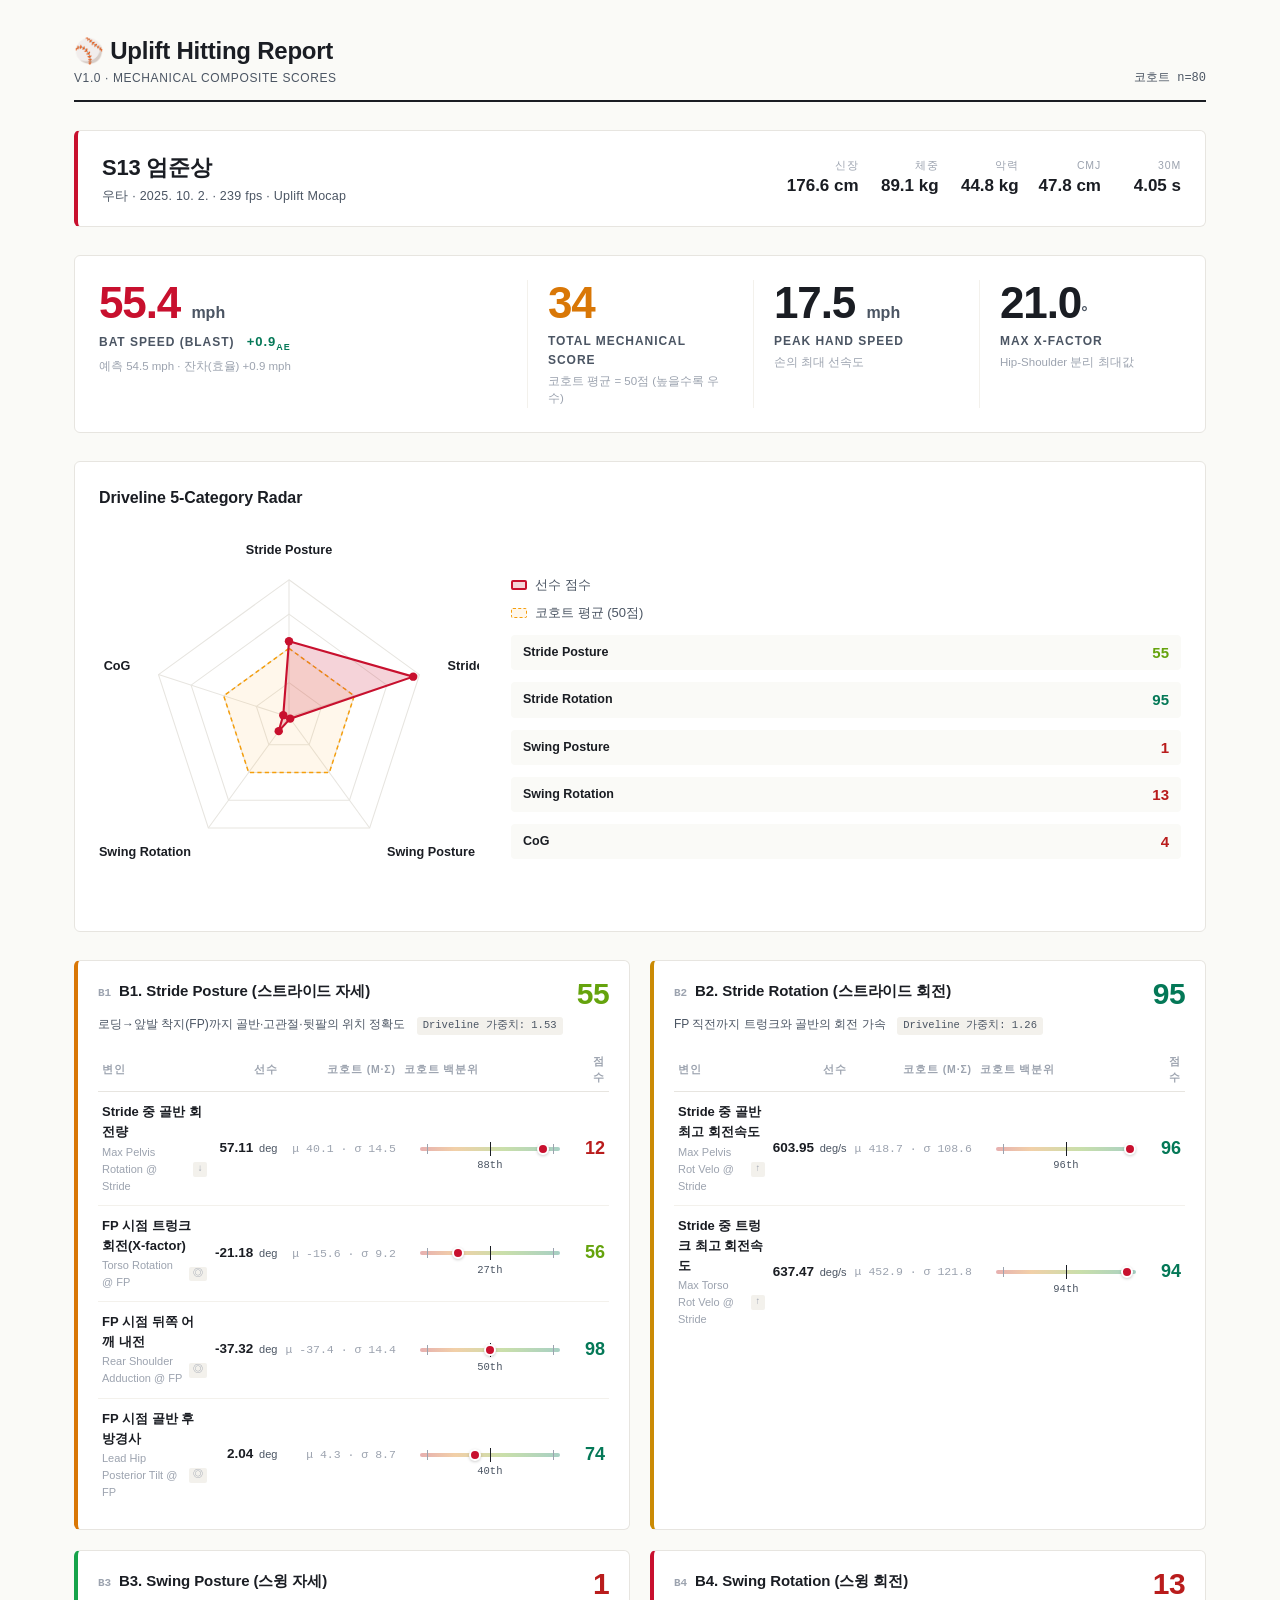
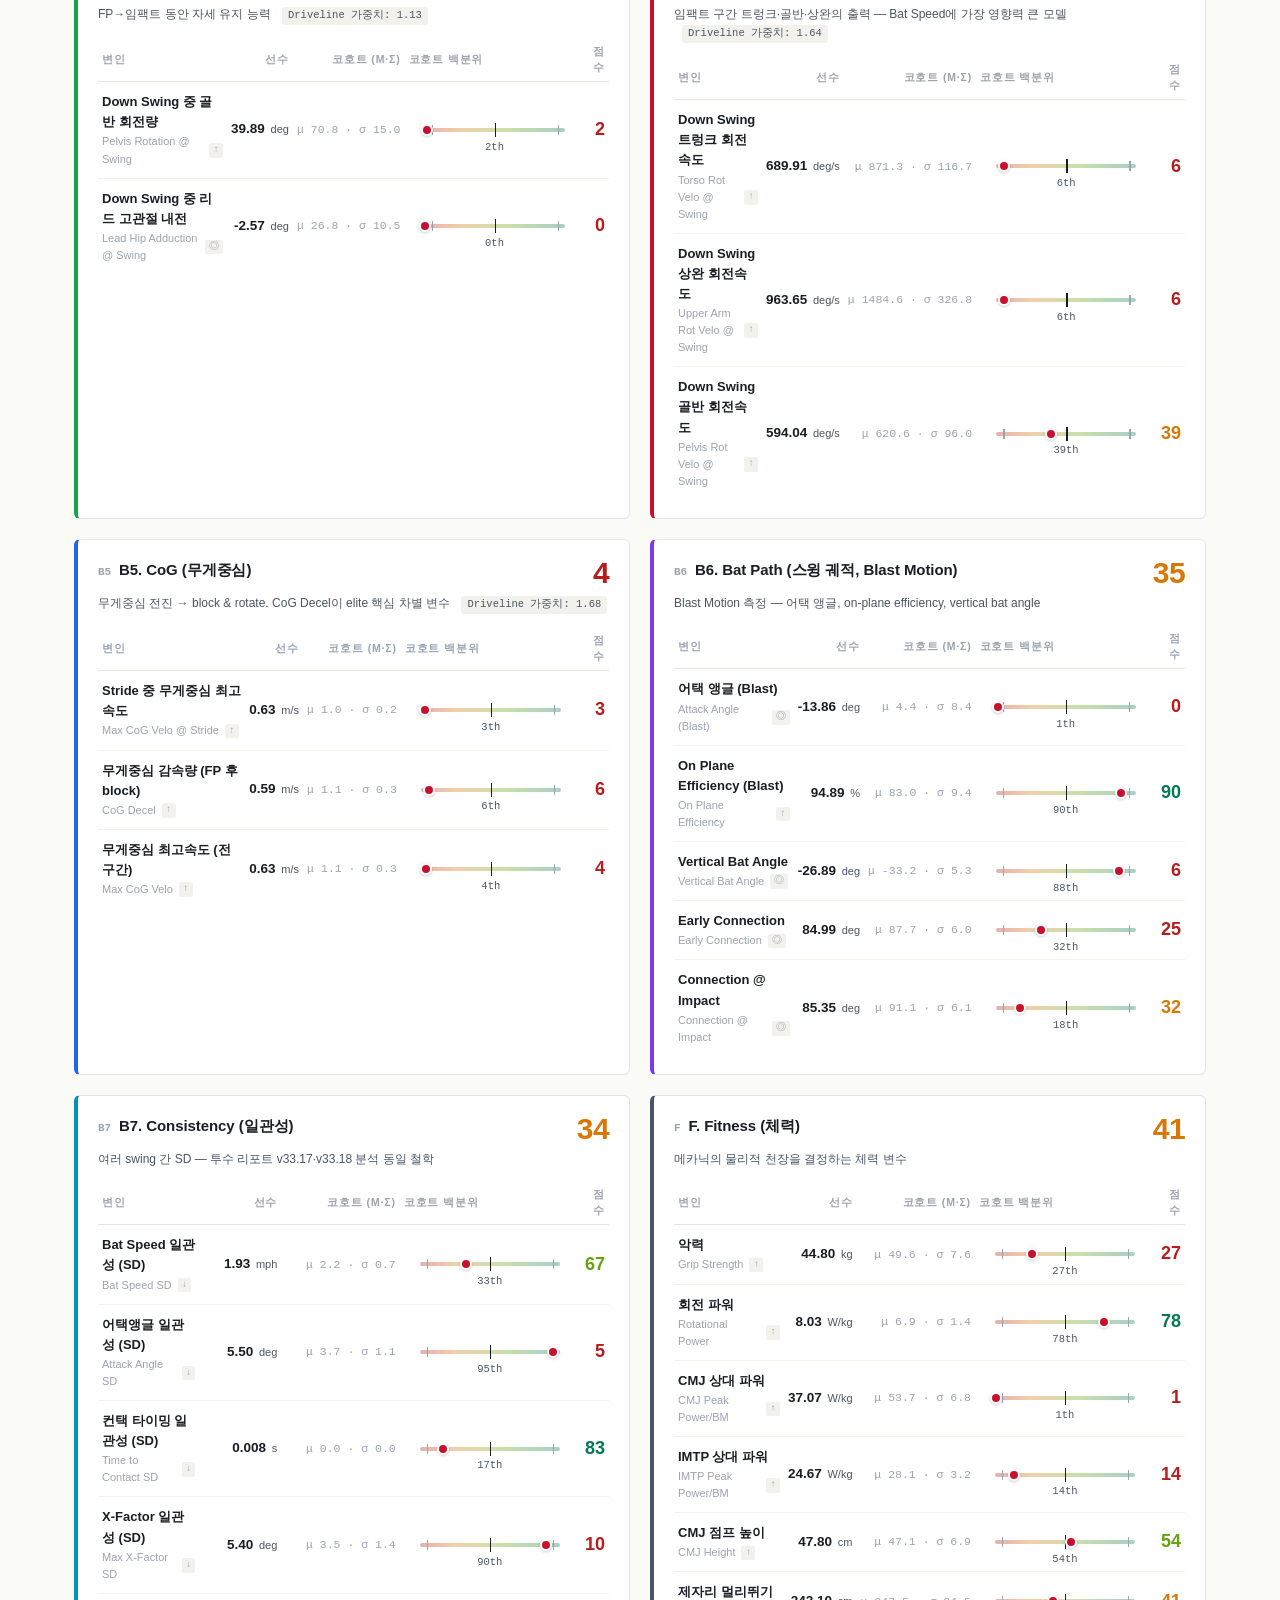
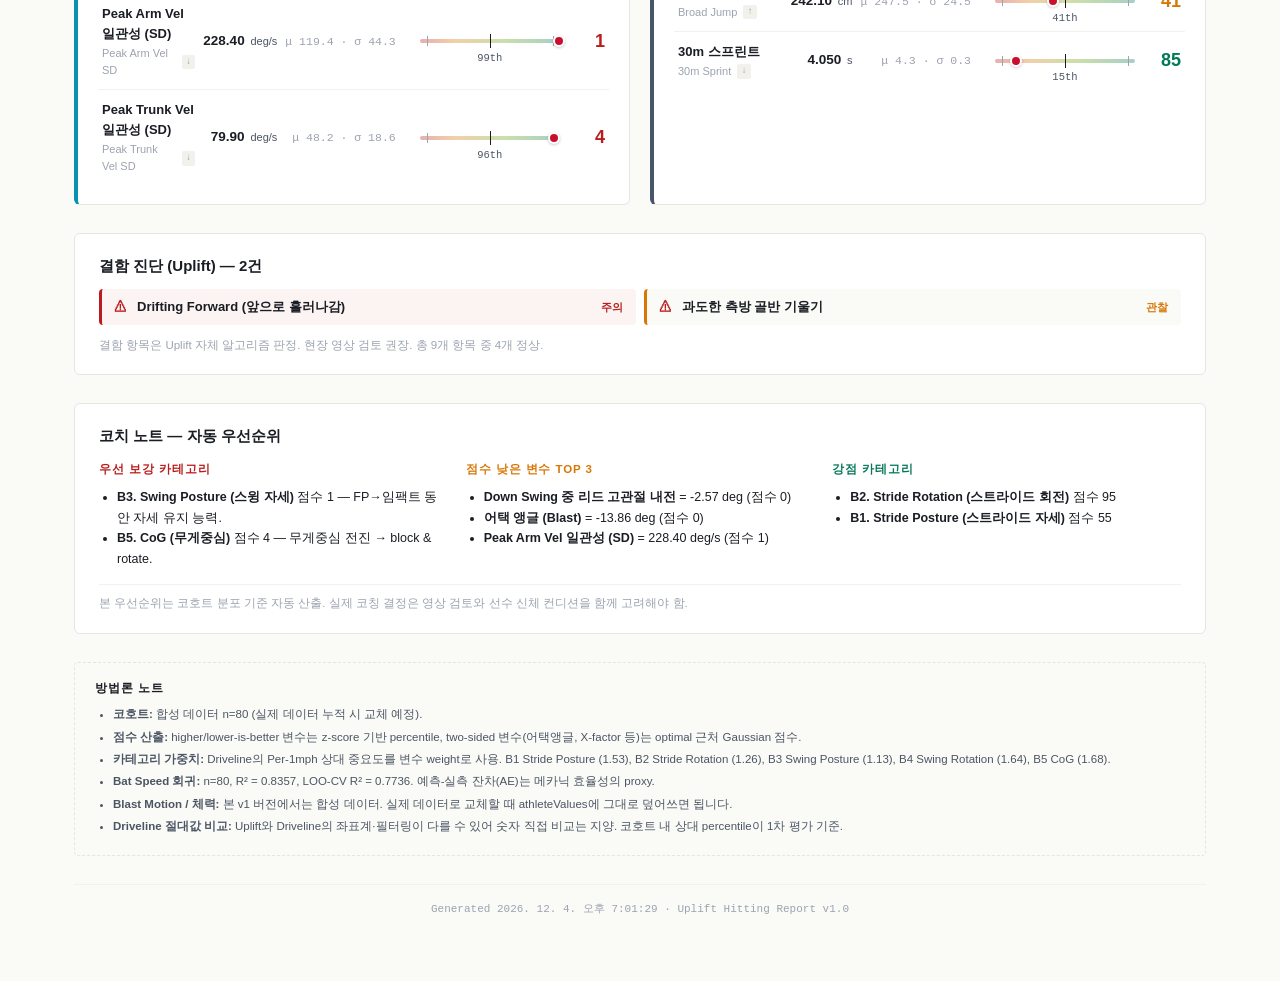
<file: reports/s13_S13_엄준상_v1.html>
<!DOCTYPE html>
<html lang="ko">
<head>
<meta charset="UTF-8">
<meta name="viewport" content="width=device-width, initial-scale=1.0">
<title>Uplift Hitting Report — S13 엄준상</title>
<style>
/* report_batting.css
   ================================================================
   Uplift Hitting Report — 정돈된 sport-science 톤
   ================================================================ */

:root {
  /* 색상 — 한국 야구 분위기 */
  --c-bg:        #fafaf7;          /* 옅은 미색 배경 (페이퍼 톤) */
  --c-card:      #ffffff;
  --c-ink:       #1a1d23;          /* 짙은 차콜 */
  --c-ink-2:     #4b5563;          /* 보조 텍스트 */
  --c-muted:     #9ca3af;          /* 흐린 회색 */
  --c-line:      #e7e5e0;          /* 카드 보더 */
  --c-line-2:    #f3f1ec;          /* 더 흐린 보더 */

  --c-accent:    #c8102e;          /* KBO 적색 */
  --c-accent-2:  #f59e0b;          /* Driveline 주황 */
  --c-accent-3:  #2563eb;          /* 데이터 블루 */

  /* 점수 컬러 */
  --c-bad:       #b91c1c;          /* 0~30 */
  --c-warn:      #d97706;          /* 30~50 */
  --c-mid:       #65a30d;          /* 50~70 */
  --c-good:      #047857;          /* 70~100 */

  /* 카테고리 컬러 (Driveline 5-카테고리 + 추가) */
  --c-b1: #d97706;    /* Stride Posture — 주황 */
  --c-b2: #ca8a04;    /* Stride Rotation — 골드 */
  --c-b3: #16a34a;    /* Swing Posture — 녹색 */
  --c-b4: #c8102e;    /* Swing Rotation — 적색 (가장 영향력) */
  --c-b5: #2563eb;    /* CoG — 블루 */
  --c-b6: #7c3aed;    /* Bat Path — 보라 */
  --c-b7: #0891b2;    /* Consistency — 청록 */
  --c-f:  #475569;    /* Fitness — 회청 */

  /* 폰트 */
  --ff-display: 'Pretendard', -apple-system, BlinkMacSystemFont, 'Segoe UI', 'Apple SD Gothic Neo',
                'Noto Sans KR', 'Malgun Gothic', sans-serif;
  --ff-mono:    ui-monospace, 'SF Mono', 'JetBrains Mono', Menlo, Consolas, monospace;
  --ff-num:     'Pretendard', -apple-system, sans-serif;
}

* { box-sizing: border-box; }

html, body {
  margin: 0;
  padding: 0;
  background: var(--c-bg);
  color: var(--c-ink);
  font-family: var(--ff-display);
  font-size: 14.5px;
  line-height: 1.55;
  -webkit-font-smoothing: antialiased;
  -moz-osx-font-smoothing: grayscale;
}

/* 인쇄 시 사이즈 */
@media print {
  html, body { background: white; }
  .cat-card, .athlete-card, .headline, .radar-section,
  .faults-card, .coach-notes, .method-note { break-inside: avoid; }
}

#app {
  max-width: 1180px;
  margin: 0 auto;
  padding: 32px 24px 64px;
}

.report-shell {
  display: flex;
  flex-direction: column;
  gap: 28px;
}

/* ============================== 헤더 */
.report-top {
  display: flex;
  justify-content: space-between;
  align-items: flex-end;
  border-bottom: 2px solid var(--c-ink);
  padding-bottom: 12px;
}
.brand-mark {
  font-size: 24px;
  font-weight: 800;
  letter-spacing: -0.01em;
}
.brand-sub {
  font-size: 12px;
  color: var(--c-ink-2);
  letter-spacing: 0.05em;
  text-transform: uppercase;
}
.brand-cohort {
  font-size: 12px;
  color: var(--c-ink-2);
  font-family: var(--ff-mono);
}

/* ============================== 선수 카드 */
.athlete-card {
  background: var(--c-card);
  border: 1px solid var(--c-line);
  border-left: 4px solid var(--c-accent);
  border-radius: 6px;
  padding: 20px 24px;
  display: flex;
  justify-content: space-between;
  align-items: center;
  gap: 24px;
  flex-wrap: wrap;
}
.athlete-name {
  font-size: 22px;
  font-weight: 800;
  letter-spacing: -0.01em;
}
.athlete-meta {
  font-size: 12.5px;
  color: var(--c-ink-2);
  letter-spacing: 0.02em;
  margin-top: 2px;
}
.athlete-body {
  display: flex;
  gap: 20px;
  flex-wrap: wrap;
}
.vital {
  display: flex;
  flex-direction: column;
  text-align: right;
  min-width: 60px;
}
.vital label {
  font-size: 10.5px;
  color: var(--c-muted);
  text-transform: uppercase;
  letter-spacing: 0.08em;
}
.vital span {
  font-size: 17px;
  font-weight: 700;
  font-feature-settings: 'tnum';
}

/* ============================== 헤드라인 KPI */
.headline {
  background: var(--c-card);
  border: 1px solid var(--c-line);
  border-radius: 6px;
  padding: 24px;
}
.hl-row {
  display: grid;
  grid-template-columns: 2fr 1fr 1fr 1fr;
  gap: 24px;
}
.hl-block {
  border-left: 1px solid var(--c-line-2);
  padding-left: 20px;
}
.hl-block:first-child {
  border-left: none;
  padding-left: 0;
}
.hl-block.primary .hl-value {
  color: var(--c-accent);
}
.hl-value {
  font-size: 44px;
  font-weight: 800;
  letter-spacing: -0.025em;
  line-height: 1.05;
  font-feature-settings: 'tnum';
}
.hl-value small {
  font-size: 16px;
  font-weight: 600;
  color: var(--c-ink-2);
  letter-spacing: 0;
}
.hl-label {
  font-size: 12px;
  color: var(--c-ink-2);
  text-transform: uppercase;
  letter-spacing: 0.08em;
  margin-top: 6px;
  font-weight: 600;
}
.hl-sub {
  font-size: 11.5px;
  color: var(--c-muted);
  margin-top: 3px;
}
.ae {
  font-size: 13px;
  font-weight: 700;
  margin-left: 8px;
  font-feature-settings: 'tnum';
}
.ae.pos { color: var(--c-good); }
.ae.neg { color: var(--c-bad); }
.ae sub { font-size: 9px; }

/* ============================== 레이더 */
.radar-section {
  background: var(--c-card);
  border: 1px solid var(--c-line);
  border-radius: 6px;
  padding: 24px;
}
.radar-section h2 {
  margin: 0 0 16px;
  font-size: 16px;
  font-weight: 700;
  letter-spacing: -0.005em;
}
.radar-wrap {
  display: grid;
  grid-template-columns: 380px 1fr;
  gap: 32px;
  align-items: center;
}
.radar-svg {
  width: 100%;
  max-width: 380px;
  height: auto;
}
.radar-ring   { fill: none; stroke: var(--c-line); stroke-width: 1; }
.radar-axis   { stroke: var(--c-line); stroke-width: 1; }
.radar-elite  { fill: rgba(245,158,11,0.08); stroke: var(--c-accent-2); stroke-width: 1.4; stroke-dasharray: 4 3; }
.radar-player { fill: rgba(200,16,46,0.18); stroke: var(--c-accent); stroke-width: 2; }
.radar-dot    { fill: var(--c-accent); }
.radar-label  { font-size: 12px; font-weight: 600; fill: var(--c-ink); }

.radar-legend {
  display: flex;
  flex-direction: column;
  gap: 8px;
  font-size: 13px;
  color: var(--c-ink-2);
}
.radar-legend > div { display: flex; align-items: center; gap: 8px; }
.sw {
  width: 16px; height: 10px; display: inline-block; border-radius: 2px;
}
.sw.player { background: rgba(200,16,46,0.18); border: 2px solid var(--c-accent); }
.sw.elite  { background: rgba(245,158,11,0.08); border: 1.4px dashed var(--c-accent-2); }
.cat-mini {
  display: flex !important;
  justify-content: space-between;
  padding: 6px 12px;
  background: var(--c-bg);
  border-radius: 4px;
  margin-top: 4px;
}
.cat-mini-name  { color: var(--c-ink); font-weight: 600; font-size: 12.5px; }
.cat-mini-score { font-weight: 800; font-size: 15px; font-feature-settings: 'tnum'; }

/* ============================== 카테고리 카드 그리드 */
.cat-grid {
  display: grid;
  grid-template-columns: repeat(2, 1fr);
  gap: 20px;
}
.cat-card {
  background: var(--c-card);
  border: 1px solid var(--c-line);
  border-radius: 6px;
  padding: 18px 20px;
  position: relative;
  overflow: hidden;
}
/* 카테고리 별 좌측 색띠 */
.cat-card[data-cat="B1_StridePosture"]  { border-left: 4px solid var(--c-b1); }
.cat-card[data-cat="B2_StrideRotation"] { border-left: 4px solid var(--c-b2); }
.cat-card[data-cat="B3_SwingPosture"]   { border-left: 4px solid var(--c-b3); }
.cat-card[data-cat="B4_SwingRotation"]  { border-left: 4px solid var(--c-b4); }
.cat-card[data-cat="B5_CoG"]            { border-left: 4px solid var(--c-b5); }
.cat-card[data-cat="B6_BatPath"]        { border-left: 4px solid var(--c-b6); }
.cat-card[data-cat="B7_Consistency"]    { border-left: 4px solid var(--c-b7); }
.cat-card[data-cat="F_Fitness"]         { border-left: 4px solid var(--c-f); }

.cat-card.full-width { grid-column: 1 / -1; }

.cat-header {
  display: flex;
  justify-content: space-between;
  align-items: flex-start;
  gap: 12px;
}
.cat-header h3 {
  margin: 0;
  font-size: 15px;
  font-weight: 700;
  letter-spacing: -0.005em;
  display: flex;
  gap: 8px;
  align-items: baseline;
}
.cat-id {
  font-family: var(--ff-mono);
  font-size: 11px;
  color: var(--c-muted);
  font-weight: 600;
}
.cat-score {
  font-size: 30px;
  font-weight: 800;
  letter-spacing: -0.02em;
  font-feature-settings: 'tnum';
  line-height: 1;
}
.cat-desc {
  margin: 6px 0 12px;
  font-size: 12px;
  color: var(--c-ink-2);
  line-height: 1.5;
}
.dl-imp {
  display: inline-block;
  margin-left: 8px;
  padding: 1px 6px;
  font-family: var(--ff-mono);
  font-size: 10.5px;
  background: var(--c-line-2);
  border-radius: 3px;
  color: var(--c-ink-2);
}

/* ============================== 변수 테이블 */
.var-table {
  width: 100%;
  border-collapse: collapse;
  font-size: 12.5px;
}
.var-table th {
  text-align: left;
  font-size: 10.5px;
  text-transform: uppercase;
  letter-spacing: 0.08em;
  color: var(--c-muted);
  font-weight: 700;
  padding: 6px 4px;
  border-bottom: 1px solid var(--c-line);
}
.var-table th:nth-child(2),
.var-table th:nth-child(3),
.var-table th:nth-child(5) { text-align: right; }
.var-table td {
  padding: 10px 4px;
  border-bottom: 1px solid var(--c-line-2);
  vertical-align: middle;
}
.var-row:last-child td { border-bottom: none; }

.var-name-kr {
  font-weight: 600;
  font-size: 13px;
}
.var-name-en {
  font-size: 11px;
  color: var(--c-muted);
  margin-top: 1px;
  display: flex;
  gap: 6px;
  align-items: center;
}
.dir-icon {
  font-family: var(--ff-mono);
  background: var(--c-line-2);
  padding: 0 4px;
  border-radius: 2px;
  font-size: 9.5px;
}

.var-value {
  text-align: right;
  font-weight: 700;
  font-feature-settings: 'tnum';
  font-size: 13.5px;
  white-space: nowrap;
}
.var-value small {
  font-weight: 500;
  color: var(--c-ink-2);
  font-size: 11px;
  margin-left: 2px;
}
.var-ref {
  text-align: right;
  font-size: 11.5px;
  color: var(--c-muted);
  font-family: var(--ff-mono);
  white-space: nowrap;
}
.var-score {
  text-align: right;
  font-weight: 800;
  font-feature-settings: 'tnum';
  font-size: 18px;
}

/* percentile bar */
.var-pctbar { width: 180px; min-width: 180px; }
.pct-bar {
  position: relative;
  width: 140px;
  height: 18px;
  margin: 0 auto;
}
.pct-track {
  position: absolute; top: 50%; left: 0; right: 0; height: 4px;
  transform: translateY(-50%);
  background: linear-gradient(to right,
    rgba(185,28,28,0.35) 0%,
    rgba(217,119,6,0.35) 25%,
    rgba(101,163,13,0.35) 60%,
    rgba(4,120,87,0.35) 100%);
  border-radius: 2px;
}
.pct-tick {
  position: absolute; top: 50%;
  width: 1.5px; height: 10px;
  background: var(--c-muted);
  transform: translateY(-50%);
}
.pct-tick.low  { left: 5%; }
.pct-tick.mid  { left: 50%; background: var(--c-ink); height: 14px; }
.pct-tick.high { left: 95%; }

.pct-marker {
  position: absolute;
  top: 50%;
  width: 12px;
  height: 12px;
  background: var(--c-accent);
  border: 2px solid var(--c-card);
  border-radius: 50%;
  transform: translate(-50%, -50%);
  box-shadow: 0 1px 3px rgba(0,0,0,0.2);
  z-index: 2;
}
.pct-text {
  position: absolute;
  bottom: -16px;
  left: 50%;
  transform: translateX(-50%);
  font-family: var(--ff-mono);
  font-size: 10.5px;
  color: var(--c-ink-2);
}

/* ============================== Faults */
.faults-card {
  background: var(--c-card);
  border: 1px solid var(--c-line);
  border-radius: 6px;
  padding: 20px 24px;
}
.faults-card h2 {
  margin: 0 0 12px;
  font-size: 15px;
  font-weight: 700;
}
.faults-clean {
  margin: 0;
  color: var(--c-good);
  font-weight: 600;
  font-size: 13px;
}
.faults-grid {
  display: grid;
  grid-template-columns: repeat(auto-fit, minmax(240px, 1fr));
  gap: 8px;
  margin-bottom: 12px;
}
.fault-item {
  display: flex;
  align-items: center;
  gap: 10px;
  padding: 8px 12px;
  border-radius: 4px;
  font-size: 13px;
  background: var(--c-bg);
  border-left: 3px solid var(--c-warn);
}
.fault-item.severity-high {
  background: rgba(185,28,28,0.05);
  border-left-color: var(--c-bad);
}
.fault-mark {
  color: var(--c-bad);
  font-weight: 800;
}
.fault-label {
  flex: 1;
  font-weight: 600;
}
.fault-sev {
  font-size: 10.5px;
  text-transform: uppercase;
  letter-spacing: 0.05em;
  color: var(--c-bad);
  font-weight: 700;
}
.fault-item:not(.severity-high) .fault-sev { color: var(--c-warn); }
.faults-note {
  margin: 0;
  font-size: 11.5px;
  color: var(--c-muted);
  line-height: 1.5;
}

/* ============================== 코치 노트 */
.coach-notes {
  background: var(--c-card);
  border: 1px solid var(--c-line);
  border-radius: 6px;
  padding: 20px 24px;
}
.coach-notes h2 {
  margin: 0 0 14px;
  font-size: 15px;
  font-weight: 700;
}
.cn-grid {
  display: grid;
  grid-template-columns: repeat(3, 1fr);
  gap: 18px;
}
.cn-block h4 {
  margin: 0 0 8px;
  font-size: 11.5px;
  text-transform: uppercase;
  letter-spacing: 0.08em;
  font-weight: 700;
  color: var(--c-ink-2);
}
.cn-block ul {
  margin: 0;
  padding-left: 18px;
  font-size: 12.5px;
  line-height: 1.65;
}
.cn-block.weak    h4 { color: var(--c-bad); }
.cn-block.focus   h4 { color: var(--c-warn); }
.cn-block.strong  h4 { color: var(--c-good); }

.cn-note {
  margin: 14px 0 0;
  font-size: 11.5px;
  color: var(--c-muted);
  border-top: 1px solid var(--c-line-2);
  padding-top: 10px;
}

/* ============================== 메서드 노트 */
.method-note {
  font-size: 11.5px;
  color: var(--c-ink-2);
  background: var(--c-bg);
  border: 1px dashed var(--c-line);
  border-radius: 4px;
  padding: 16px 20px;
}
.method-note h3 {
  margin: 0 0 8px;
  font-size: 12px;
  text-transform: uppercase;
  letter-spacing: 0.08em;
  color: var(--c-ink);
}
.method-note ul {
  margin: 0;
  padding-left: 18px;
  line-height: 1.6;
}
.method-note li { margin-bottom: 4px; }

.report-foot {
  text-align: center;
  font-size: 11px;
  color: var(--c-muted);
  font-family: var(--ff-mono);
  padding-top: 16px;
  border-top: 1px solid var(--c-line-2);
}

/* ============================== 반응형 */
@media (max-width: 900px) {
  .hl-row { grid-template-columns: 1fr 1fr; }
  .hl-block { border-left: none; padding-left: 0; }
  .radar-wrap { grid-template-columns: 1fr; }
  .cat-grid { grid-template-columns: 1fr; }
  .cn-grid { grid-template-columns: 1fr; }
  .athlete-card { flex-direction: column; align-items: flex-start; }
  .athlete-body { width: 100%; }
}

.error {
  color: var(--c-bad);
  background: rgba(185,28,28,0.05);
  border: 1px solid var(--c-bad);
  border-radius: 4px;
  padding: 16px;
  font-weight: 600;
}

</style>
</head>
<body>

<div id="app">
  <p style="text-align:center;padding:40px;color:#9ca3af">리포트 렌더링 중...</p>
</div>

<script>
window.ATHLETE_DATA = {
  "athlete_name": "S13 엄준상",
  "athleteid": "5f472ecd-f10e-47d7-a709-aefcd8c97456",
  "sessionid": "5a8a66f0-6d8b-4534-83ef-73e35b5cd0f4_9",
  "session_uuid": "5a8a66f0-6d8b-4534-83ef-73e35b5cd0f4",
  "session_seq": 9,
  "capture_datetime": "2025-10-02 09:55:18",
  "fps": 239.34169278996865,
  "handedness": "right",
  "footedness": null,
  "approved_by_biomech_qa": 1,
  "n_frames": 503,
  "duration_s": 2.097419777341192,
  "frame_max_foot_raise": 270,
  "frame_pelvis_initiation": 281,
  "frame_max_x_factor": 321,
  "frame_foot_contact": 329,
  "frame_ball_contact": 352,
  "max_pelvis_rotation_at_stride_deg": 57.11186337178248,
  "torso_rotation_at_fp_deg": -21.18211758581089,
  "rear_shoulder_adduction_at_fp_deg": -37.32356317850214,
  "lead_hip_posterior_tilt_at_fp_deg": 2.035620707944645,
  "max_pelvis_rotation_velo_at_stride_dps": 603.9487926360318,
  "max_torso_rotation_velo_at_stride_dps": 637.4709184914964,
  "pelvis_rotation_at_swing_deg": 39.88613817257037,
  "lead_hip_posterior_tilt_at_swing_deg": -1.84791470493768,
  "lead_hip_adduction_at_fp_deg": -22.33261989491262,
  "lead_hip_adduction_at_swing_deg": -2.571344073066476,
  "pelvis_rotation_velo_at_swing_dps": 594.0354161302322,
  "torso_rotation_velo_at_swing_dps": 689.9066886540409,
  "upper_arm_rotation_velo_at_swing_dps": 963.6468910135492,
  "max_cog_velo_at_stride_mps": 0.630020882135494,
  "max_cog_velo_mps": 0.630020882135494,
  "cog_decel_mps": 0.5851640718002036,
  "peak_pelvis_angular_velocity": 603.9488,
  "peak_trunk_angular_velocity": 689.9067,
  "peak_arm_angular_velocity": 923.1689,
  "max_x_factor": 20.95844835154356,
  "pelvis_to_trunk_velocity_speedup": 1.1423264638759056,
  "trunk_to_arm_velocity_speedup": 1.3381068448056266,
  "hip_hinge": 62.36414,
  "trunk_coil": 37.915283,
  "trunk_tilt_at_launch": 6.804491,
  "rear_scap_load_at_launch": 1.9170091,
  "rear_elbow_flexion_at_launch": 132.84195,
  "rear_elbow_flexion_at_ball_contact": 64.10729,
  "rear_arm_connection": 0.42625156,
  "inter_elbow_distance": null,
  "lead_knee_angle_at_ball_contact": -12.567814,
  "stride_length": 1.0703324,
  "shoulder_rotation_plane_flexion": 41.40312,
  "shoulder_rotation_plane_tilt": 13.154881,
  "relative_hand_position_towards_pitcher": -0.2700059,
  "relative_hand_position_up": 0.19186227,
  "relative_hand_position_away_from_body": 0.18791847,
  "linear_stretch": 0.8015325,
  "attack_angle": -10.393176796588865,
  "attack_direction": null,
  "launch_position": 146.4675833595014,
  "sweet_spot_fore_aft_position_at_contact": 0.3177392,
  "on_plane_efficiency": 91.0,
  "swing_path_angle": null,
  "pelvis_acceleration_time": 0.1882845188284518,
  "pelvis_decceleration_time": 0.205020920502092,
  "time_to_ball_contact": 0.83682007,
  "time_to_launch": 0.53974897,
  "kinematic_sequence_order": "Pelvis-Trunk-Arm",
  "proper_sequence_binary": 1,
  "fault_sway": 1.0,
  "fault_knee_dominant_swing": 0.0,
  "fault_vertical_pelvis_hike": 0.0,
  "fault_excessive_lateral_pelvis_tilt": 1.0,
  "fault_drifting_forward": 1.0,
  "fault_sway_leg": 0.0,
  "fault_leads_with_wrist": 0.0,
  "fault_rear_elbow_drag": null,
  "fault_hand_push": null,
  "fault_crashing": null,
  "drifting_forward_magnitude": 0.21036997,
  "athlete_id": "s13",
  "blast_bat_speed_mph": 55.41,
  "blast_peak_hand_speed_mph": 17.51,
  "blast_rotational_acceleration_g": 15.66,
  "blast_time_to_contact_s": 0.1471,
  "blast_attack_angle_deg": -13.86,
  "blast_on_plane_efficiency_pct": 94.89,
  "blast_vertical_bat_angle_deg": -26.89,
  "blast_power_kw": 3.517,
  "blast_early_connection_deg": 84.99,
  "blast_connection_at_impact_deg": 85.35,
  "bat_speed_sd_mph": 1.929,
  "attack_angle_sd_deg": 5.495,
  "time_to_contact_sd_s": 0.00827,
  "peak_arm_av_sd_dps": 228.4,
  "peak_trunk_av_sd_dps": 79.9,
  "max_x_factor_sd_deg": 5.396,
  "height_cm": 176.6,
  "weight_kg": 89.1,
  "grip_strength_kg": 44.8,
  "cmj_height_cm": 47.8,
  "cmj_pp_bm": 37.07,
  "imtp_pp_bm": 24.67,
  "rotation_pp_w_kg": 8.03,
  "sprint_30m_s": 4.05,
  "broad_jump_cm": 242.1,
  "bat_speed_mph": 55.41
};
</script>

<script>
// metadata_batting.js
// =====================================================================
// 타격 리포트 변수 정의 + 코호트 분포 + Bat Speed 회귀 모델
// 자동 생성: build_js_files.py
//
// 투수 리포트의 metadata.js v33.21 구조 차용:
//   - VARIABLE_METADATA: 변수별 optimal·sigma·mean·sd·percentile 기준
//   - BAT_SPEED_REGRESSION: Bat Speed 다중회귀 (예측 + 효율 잔차)
//   - VARIABLE_LABELS: 한글/영문 라벨
//   - FAULT_LABELS: 결함 한글 라벨
// =====================================================================

const COHORT_INFO = {
  n_total: 80,
  source: 'synthetic_v1 (placeholder until real data accumulated)',
};

const VARIABLE_METADATA = {
  "max_pelvis_rotation_at_stride_deg": {
    "direction": "lower_is_better",
    "unit": "deg",
    "optimal": 29.4109,
    "sigma": 7.2497,
    "mean": 40.0894,
    "sd": 14.4995,
    "median": 38.1641,
    "q25": 29.4109,
    "q75": 48.5736,
    "n": 80,
    "label_kr": "Stride 중 골반 회전량",
    "label_en": "Max Pelvis Rotation @ Stride"
  },
  "torso_rotation_at_fp_deg": {
    "direction": "two_sided",
    "unit": "deg",
    "optimal": -16.2474,
    "sigma": 4.588,
    "mean": -15.6288,
    "sd": 9.1761,
    "median": -16.2474,
    "q25": -20.667,
    "q75": -10.4083,
    "n": 80,
    "label_kr": "FP 시점 트렁크 회전(X-factor)",
    "label_en": "Torso Rotation @ FP"
  },
  "rear_shoulder_adduction_at_fp_deg": {
    "direction": "two_sided",
    "unit": "deg",
    "optimal": -35.7137,
    "sigma": 7.2129,
    "mean": -37.4378,
    "sd": 14.4258,
    "median": -35.7137,
    "q25": -46.6219,
    "q75": -26.9492,
    "n": 80,
    "label_kr": "FP 시점 뒤쪽 어깨 내전",
    "label_en": "Rear Shoulder Adduction @ FP"
  },
  "lead_hip_posterior_tilt_at_fp_deg": {
    "direction": "two_sided",
    "unit": "deg",
    "optimal": 5.4179,
    "sigma": 4.345,
    "mean": 4.3256,
    "sd": 8.69,
    "median": 5.4179,
    "q25": -1.56,
    "q75": 9.6435,
    "n": 80,
    "label_kr": "FP 시점 골반 후방경사",
    "label_en": "Lead Hip Posterior Tilt @ FP"
  },
  "max_pelvis_rotation_velo_at_stride_dps": {
    "direction": "higher_is_better",
    "unit": "deg/s",
    "optimal": 481.16,
    "sigma": 54.3184,
    "mean": 418.7347,
    "sd": 108.6368,
    "median": 420.8703,
    "q25": 365.4385,
    "q75": 481.16,
    "n": 80,
    "label_kr": "Stride 중 골반 최고 회전속도",
    "label_en": "Max Pelvis Rot Velo @ Stride"
  },
  "max_torso_rotation_velo_at_stride_dps": {
    "direction": "higher_is_better",
    "unit": "deg/s",
    "optimal": 554.1043,
    "sigma": 60.9018,
    "mean": 452.8724,
    "sd": 121.8036,
    "median": 451.1453,
    "q25": 362.3225,
    "q75": 554.1043,
    "n": 80,
    "label_kr": "Stride 중 트렁크 최고 회전속도",
    "label_en": "Max Torso Rot Velo @ Stride"
  },
  "pelvis_rotation_at_swing_deg": {
    "direction": "higher_is_better",
    "unit": "deg",
    "optimal": 80.7225,
    "sigma": 7.5089,
    "mean": 70.7718,
    "sd": 15.0178,
    "median": 69.6218,
    "q25": 61.0849,
    "q75": 80.7225,
    "n": 80,
    "label_kr": "Down Swing 중 골반 회전량",
    "label_en": "Pelvis Rotation @ Swing"
  },
  "lead_hip_posterior_tilt_at_swing_deg": {
    "direction": "two_sided",
    "unit": "deg",
    "optimal": 9.1079,
    "sigma": 4.4272,
    "mean": 8.4114,
    "sd": 8.8543,
    "median": 9.1079,
    "q25": 0.8078,
    "q75": 14.9611,
    "n": 80,
    "label_kr": "BC 시점 골반 후방경사",
    "label_en": "Lead Hip Posterior Tilt @ Swing"
  },
  "lead_hip_adduction_at_fp_deg": {
    "direction": "two_sided",
    "unit": "deg",
    "optimal": 20.0404,
    "sigma": 5.017,
    "mean": 20.1199,
    "sd": 10.034,
    "median": 20.0404,
    "q25": 14.7117,
    "q75": 24.6416,
    "n": 80,
    "label_kr": "FP 시점 리드 고관절 내전",
    "label_en": "Lead Hip Adduction @ FP"
  },
  "lead_hip_adduction_at_swing_deg": {
    "direction": "two_sided",
    "unit": "deg",
    "optimal": 26.7862,
    "sigma": 5.2508,
    "mean": 26.8206,
    "sd": 10.5017,
    "median": 26.7862,
    "q25": 19.1561,
    "q75": 33.2294,
    "n": 80,
    "label_kr": "Down Swing 중 리드 고관절 내전",
    "label_en": "Lead Hip Adduction @ Swing"
  },
  "pelvis_rotation_velo_at_swing_dps": {
    "direction": "higher_is_better",
    "unit": "deg/s",
    "optimal": 694.8345,
    "sigma": 48.014,
    "mean": 620.5709,
    "sd": 96.0279,
    "median": 617.0964,
    "q25": 570.1133,
    "q75": 694.8345,
    "n": 80,
    "label_kr": "Down Swing 골반 회전속도",
    "label_en": "Pelvis Rot Velo @ Swing"
  },
  "torso_rotation_velo_at_swing_dps": {
    "direction": "higher_is_better",
    "unit": "deg/s",
    "optimal": 947.4177,
    "sigma": 58.3591,
    "mean": 871.3175,
    "sd": 116.7183,
    "median": 877.9572,
    "q25": 802.0505,
    "q75": 947.4177,
    "n": 80,
    "label_kr": "Down Swing 트렁크 회전속도",
    "label_en": "Torso Rot Velo @ Swing"
  },
  "upper_arm_rotation_velo_at_swing_dps": {
    "direction": "higher_is_better",
    "unit": "deg/s",
    "optimal": 1684.5448,
    "sigma": 163.4095,
    "mean": 1484.5847,
    "sd": 326.819,
    "median": 1526.518,
    "q25": 1269.8882,
    "q75": 1684.5448,
    "n": 80,
    "label_kr": "Down Swing 상완 회전속도",
    "label_en": "Upper Arm Rot Velo @ Swing"
  },
  "max_cog_velo_at_stride_mps": {
    "direction": "higher_is_better",
    "unit": "m/s",
    "optimal": 1.2206,
    "sigma": 0.1123,
    "mean": 1.0479,
    "sd": 0.2245,
    "median": 1.0405,
    "q25": 0.9075,
    "q75": 1.2206,
    "n": 80,
    "label_kr": "Stride 중 무게중심 최고속도",
    "label_en": "Max CoG Velo @ Stride"
  },
  "max_cog_velo_mps": {
    "direction": "higher_is_better",
    "unit": "m/s",
    "optimal": 1.2534,
    "sigma": 0.13,
    "mean": 1.0918,
    "sd": 0.2601,
    "median": 1.1373,
    "q25": 0.8937,
    "q75": 1.2534,
    "n": 80,
    "label_kr": "무게중심 최고속도 (전구간)",
    "label_en": "Max CoG Velo"
  },
  "cog_decel_mps": {
    "direction": "higher_is_better",
    "unit": "m/s",
    "optimal": 1.2991,
    "sigma": 0.1593,
    "mean": 1.0825,
    "sd": 0.3187,
    "median": 1.0862,
    "q25": 0.8734,
    "q75": 1.2991,
    "n": 80,
    "label_kr": "무게중심 감속량 (FP 후 block)",
    "label_en": "CoG Decel"
  },
  "max_x_factor": {
    "direction": "higher_is_better",
    "unit": "deg",
    "optimal": 34.3425,
    "sigma": 4.6299,
    "mean": 28.5652,
    "sd": 9.2597,
    "median": 28.5869,
    "q25": 23.145,
    "q75": 34.3425,
    "n": 80,
    "label_kr": "최대 X-Factor (Hip-Shoulder 분리)",
    "label_en": "Max X-Factor"
  },
  "pelvis_to_trunk_velocity_speedup": {
    "direction": "higher_is_better",
    "unit": "ratio",
    "optimal": 1.5719,
    "sigma": 0.133,
    "mean": 1.4322,
    "sd": 0.266,
    "median": 1.4384,
    "q25": 1.2807,
    "q75": 1.5719,
    "n": 80,
    "label_kr": "골반→트렁크 속도 증폭",
    "label_en": "Pelvis→Trunk Speedup"
  },
  "trunk_to_arm_velocity_speedup": {
    "direction": "higher_is_better",
    "unit": "ratio",
    "optimal": 2.0068,
    "sigma": 0.1741,
    "mean": 1.7466,
    "sd": 0.3481,
    "median": 1.7885,
    "q25": 1.4842,
    "q75": 2.0068,
    "n": 80,
    "label_kr": "트렁크→팔 속도 증폭",
    "label_en": "Trunk→Arm Speedup"
  },
  "on_plane_efficiency": {
    "direction": "higher_is_better",
    "unit": "%",
    "optimal": 87.6558,
    "sigma": 3.613,
    "mean": 83.2155,
    "sd": 7.226,
    "median": 83.4623,
    "q25": 77.6097,
    "q75": 87.6558,
    "n": 80,
    "label_kr": "스윙 플레인 효율",
    "label_en": "On Plane Efficiency"
  },
  "attack_angle": {
    "direction": "two_sided",
    "unit": "deg",
    "optimal": 3.2486,
    "sigma": 4.0865,
    "mean": 4.7173,
    "sd": 8.173,
    "median": 3.2486,
    "q25": -0.9719,
    "q75": 9.9656,
    "n": 80,
    "label_kr": "어택 앵글 (Uplift)",
    "label_en": "Attack Angle (Uplift)"
  },
  "hip_hinge": {
    "direction": "two_sided",
    "unit": "deg",
    "optimal": 44.6472,
    "sigma": 5.7449,
    "mean": 45.2396,
    "sd": 11.4898,
    "median": 44.6472,
    "q25": 36.8232,
    "q75": 52.0527,
    "n": 80,
    "label_kr": "힙 힌지 (셋업)",
    "label_en": "Hip Hinge"
  },
  "trunk_coil": {
    "direction": "higher_is_better",
    "unit": "deg",
    "optimal": 37.8332,
    "sigma": 6.5453,
    "mean": 29.7721,
    "sd": 13.0906,
    "median": 30.9686,
    "q25": 19.2456,
    "q75": 37.8332,
    "n": 80,
    "label_kr": "트렁크 코일",
    "label_en": "Trunk Coil"
  },
  "linear_stretch": {
    "direction": "higher_is_better",
    "unit": "-",
    "optimal": 0.9367,
    "sigma": 0.0583,
    "mean": 0.8642,
    "sd": 0.1167,
    "median": 0.8706,
    "q25": 0.8036,
    "q75": 0.9367,
    "n": 80,
    "label_kr": "선형 신장 (loading)",
    "label_en": "Linear Stretch"
  },
  "bat_speed_sd_mph": {
    "direction": "lower_is_better",
    "unit": "mph",
    "optimal": 1.8035,
    "sigma": 0.3383,
    "mean": 2.2237,
    "sd": 0.6766,
    "median": 2.1988,
    "q25": 1.8035,
    "q75": 2.5788,
    "n": 80,
    "label_kr": "Bat Speed 일관성 (SD)",
    "label_en": "Bat Speed SD"
  },
  "attack_angle_sd_deg": {
    "direction": "lower_is_better",
    "unit": "deg",
    "optimal": 2.9155,
    "sigma": 0.5524,
    "mean": 3.6833,
    "sd": 1.1048,
    "median": 3.8444,
    "q25": 2.9155,
    "q75": 4.4954,
    "n": 80,
    "label_kr": "어택앵글 일관성 (SD)",
    "label_en": "Attack Angle SD"
  },
  "time_to_contact_sd_s": {
    "direction": "lower_is_better",
    "unit": "s",
    "optimal": 0.0093,
    "sigma": 0.0022,
    "mean": 0.0124,
    "sd": 0.0043,
    "median": 0.0117,
    "q25": 0.0093,
    "q75": 0.0152,
    "n": 80,
    "label_kr": "컨택 타이밍 일관성 (SD)",
    "label_en": "Time to Contact SD"
  },
  "peak_arm_av_sd_dps": {
    "direction": "lower_is_better",
    "unit": "deg/s",
    "optimal": 89.4433,
    "sigma": 22.1374,
    "mean": 119.3876,
    "sd": 44.2747,
    "median": 126.5591,
    "q25": 89.4433,
    "q75": 148.713,
    "n": 80,
    "label_kr": "Peak Arm Vel 일관성 (SD)",
    "label_en": "Peak Arm Vel SD"
  },
  "peak_trunk_av_sd_dps": {
    "direction": "lower_is_better",
    "unit": "deg/s",
    "optimal": 33.9975,
    "sigma": 9.2851,
    "mean": 48.1876,
    "sd": 18.5701,
    "median": 49.7292,
    "q25": 33.9975,
    "q75": 62.4788,
    "n": 80,
    "label_kr": "Peak Trunk Vel 일관성 (SD)",
    "label_en": "Peak Trunk Vel SD"
  },
  "max_x_factor_sd_deg": {
    "direction": "lower_is_better",
    "unit": "deg",
    "optimal": 2.8623,
    "sigma": 0.7241,
    "mean": 3.5123,
    "sd": 1.4482,
    "median": 3.6809,
    "q25": 2.8623,
    "q75": 4.3497,
    "n": 80,
    "label_kr": "X-Factor 일관성 (SD)",
    "label_en": "Max X-Factor SD"
  },
  "blast_bat_speed_mph": {
    "direction": "higher_is_better",
    "unit": "mph",
    "optimal": 68.9946,
    "sigma": 3.4604,
    "mean": 64.6655,
    "sd": 6.9208,
    "median": 64.951,
    "q25": 60.3836,
    "q75": 68.9946,
    "n": 80,
    "label_kr": "Bat Speed (Blast)",
    "label_en": "Bat Speed"
  },
  "blast_peak_hand_speed_mph": {
    "direction": "higher_is_better",
    "unit": "mph",
    "optimal": 22.3466,
    "sigma": 1.2082,
    "mean": 20.6104,
    "sd": 2.4163,
    "median": 20.8598,
    "q25": 19.0692,
    "q75": 22.3466,
    "n": 80,
    "label_kr": "Peak Hand Speed",
    "label_en": "Peak Hand Speed"
  },
  "blast_rotational_acceleration_g": {
    "direction": "higher_is_better",
    "unit": "g",
    "optimal": 16.2045,
    "sigma": 1.5872,
    "mean": 14.1231,
    "sd": 3.1744,
    "median": 14.3122,
    "q25": 11.831,
    "q75": 16.2045,
    "n": 80,
    "label_kr": "회전 가속도",
    "label_en": "Rotational Acceleration"
  },
  "blast_time_to_contact_s": {
    "direction": "lower_is_better",
    "unit": "s",
    "optimal": 0.1416,
    "sigma": 0.0131,
    "mean": 0.1583,
    "sd": 0.0261,
    "median": 0.1587,
    "q25": 0.1416,
    "q75": 0.173,
    "n": 80,
    "label_kr": "Time to Contact",
    "label_en": "Time to Contact"
  },
  "blast_attack_angle_deg": {
    "direction": "two_sided",
    "unit": "deg",
    "optimal": 4.2423,
    "sigma": 4.1963,
    "mean": 4.3606,
    "sd": 8.3925,
    "median": 4.2423,
    "q25": -0.783,
    "q75": 9.7934,
    "n": 80,
    "label_kr": "어택 앵글 (Blast)",
    "label_en": "Attack Angle (Blast)"
  },
  "blast_on_plane_efficiency_pct": {
    "direction": "higher_is_better",
    "unit": "%",
    "optimal": 89.3165,
    "sigma": 4.6988,
    "mean": 83.0073,
    "sd": 9.3976,
    "median": 83.7752,
    "q25": 75.9457,
    "q75": 89.3165,
    "n": 80,
    "label_kr": "On Plane Efficiency (Blast)",
    "label_en": "On Plane Efficiency"
  },
  "blast_vertical_bat_angle_deg": {
    "direction": "two_sided",
    "unit": "deg",
    "optimal": -33.2006,
    "sigma": 2.6412,
    "mean": -33.1735,
    "sd": 5.2824,
    "median": -33.2006,
    "q25": -36.2892,
    "q75": -29.8082,
    "n": 80,
    "label_kr": "Vertical Bat Angle",
    "label_en": "Vertical Bat Angle"
  },
  "blast_power_kw": {
    "direction": "higher_is_better",
    "unit": "kW",
    "optimal": 4.2881,
    "sigma": 0.3311,
    "mean": 3.8524,
    "sd": 0.6623,
    "median": 3.8923,
    "q25": 3.3915,
    "q75": 4.2881,
    "n": 80,
    "label_kr": "Power",
    "label_en": "Power"
  },
  "blast_early_connection_deg": {
    "direction": "two_sided",
    "unit": "deg",
    "optimal": 90.0,
    "sigma": 3.0177,
    "mean": 87.7311,
    "sd": 6.0355,
    "median": 87.7547,
    "q25": 84.0188,
    "q75": 92.6149,
    "n": 80,
    "label_kr": "Early Connection",
    "label_en": "Early Connection"
  },
  "blast_connection_at_impact_deg": {
    "direction": "two_sided",
    "unit": "deg",
    "optimal": 90.0,
    "sigma": 3.0661,
    "mean": 91.0547,
    "sd": 6.1321,
    "median": 90.1194,
    "q25": 87.3951,
    "q75": 95.0165,
    "n": 80,
    "label_kr": "Connection @ Impact",
    "label_en": "Connection @ Impact"
  },
  "grip_strength_kg": {
    "direction": "higher_is_better",
    "unit": "kg",
    "optimal": 54.825,
    "sigma": 3.8074,
    "mean": 49.5625,
    "sd": 7.6149,
    "median": 48.6,
    "q25": 44.7,
    "q75": 54.825,
    "n": 80,
    "label_kr": "악력",
    "label_en": "Grip Strength"
  },
  "cmj_height_cm": {
    "direction": "higher_is_better",
    "unit": "cm",
    "optimal": 50.925,
    "sigma": 3.4434,
    "mean": 47.0538,
    "sd": 6.8868,
    "median": 47.0,
    "q25": 42.0,
    "q75": 50.925,
    "n": 80,
    "label_kr": "CMJ 점프 높이",
    "label_en": "CMJ Height"
  },
  "cmj_pp_bm": {
    "direction": "higher_is_better",
    "unit": "W/kg",
    "optimal": 57.0475,
    "sigma": 3.385,
    "mean": 53.6628,
    "sd": 6.77,
    "median": 54.105,
    "q25": 48.5625,
    "q75": 57.0475,
    "n": 80,
    "label_kr": "CMJ 상대 파워",
    "label_en": "CMJ Peak Power/BM"
  },
  "imtp_pp_bm": {
    "direction": "higher_is_better",
    "unit": "W/kg",
    "optimal": 29.5225,
    "sigma": 1.5844,
    "mean": 28.1028,
    "sd": 3.1688,
    "median": 27.96,
    "q25": 26.2425,
    "q75": 29.5225,
    "n": 80,
    "label_kr": "IMTP 상대 파워",
    "label_en": "IMTP Peak Power/BM"
  },
  "rotation_pp_w_kg": {
    "direction": "higher_is_better",
    "unit": "W/kg",
    "optimal": 7.8575,
    "sigma": 0.6985,
    "mean": 6.9475,
    "sd": 1.397,
    "median": 6.935,
    "q25": 6.1725,
    "q75": 7.8575,
    "n": 80,
    "label_kr": "회전 파워",
    "label_en": "Rotational Power"
  },
  "sprint_30m_s": {
    "direction": "lower_is_better",
    "unit": "s",
    "optimal": 4.1375,
    "sigma": 0.1308,
    "mean": 4.3216,
    "sd": 0.2616,
    "median": 4.35,
    "q25": 4.1375,
    "q75": 4.49,
    "n": 80,
    "label_kr": "30m 스프린트",
    "label_en": "30m Sprint"
  },
  "broad_jump_cm": {
    "direction": "higher_is_better",
    "unit": "cm",
    "optimal": 261.475,
    "sigma": 12.2375,
    "mean": 247.5025,
    "sd": 24.4749,
    "median": 245.55,
    "q25": 233.875,
    "q75": 261.475,
    "n": 80,
    "label_kr": "제자리 멀리뛰기",
    "label_en": "Broad Jump"
  },
  "height_cm": {
    "direction": "higher_is_better",
    "unit": "cm",
    "optimal": 183.875,
    "sigma": 3.4588,
    "mean": 179.3688,
    "sd": 6.9176,
    "median": 178.65,
    "q25": 174.375,
    "q75": 183.875,
    "n": 80,
    "label_kr": "신장",
    "label_en": "Height"
  },
  "weight_kg": {
    "direction": "two_sided",
    "unit": "kg",
    "optimal": 79.5,
    "sigma": 4.3305,
    "mean": 79.9175,
    "sd": 8.661,
    "median": 79.5,
    "q25": 73.475,
    "q75": 85.225,
    "n": 80,
    "label_kr": "체중",
    "label_en": "Weight"
  }
};

const FAULT_LABELS = {
  "fault_drifting_forward": {
    "kr": "Drifting Forward (앞으로 흘러나감)",
    "severity": "high"
  },
  "fault_excessive_lateral_pelvis_tilt": {
    "kr": "과도한 측방 골반 기울기",
    "severity": "med"
  },
  "fault_knee_dominant_swing": {
    "kr": "Knee Dominant Swing (무릎 의존)",
    "severity": "high"
  },
  "fault_vertical_pelvis_hike": {
    "kr": "골반 수직 하이크 (vertical hike)",
    "severity": "med"
  },
  "fault_sway_leg": {
    "kr": "Sway Leg (뒷다리 흔들림)",
    "severity": "med"
  },
  "fault_leads_with_wrist": {
    "kr": "Leads with Wrist (손목 선행)",
    "severity": "high"
  },
  "fault_rear_elbow_drag": {
    "kr": "Rear Elbow Drag (뒤팔꿈치 끌림)",
    "severity": "high"
  },
  "fault_hand_push": {
    "kr": "Hand Push (손 밀기)",
    "severity": "med"
  },
  "fault_crashing": {
    "kr": "Crashing (자세 무너짐)",
    "severity": "high"
  }
};

const BAT_SPEED_REGRESSION = {
  "model": "BAT_SPEED_REGRESSION_v1",
  "target": "bat_speed_mph",
  "predictors": [
    "upper_arm_rotation_velo_at_swing_dps",
    "torso_rotation_velo_at_swing_dps",
    "cog_decel_mps",
    "max_x_factor",
    "pelvis_to_trunk_velocity_speedup",
    "on_plane_efficiency",
    "grip_strength_kg",
    "cmj_pp_bm",
    "rotation_pp_w_kg",
    "height_cm"
  ],
  "intercept": -4.413976,
  "coefs": {
    "upper_arm_rotation_velo_at_swing_dps": 0.008317,
    "torso_rotation_velo_at_swing_dps": 0.017434,
    "cog_decel_mps": 2.170402,
    "max_x_factor": 0.118384,
    "pelvis_to_trunk_velocity_speedup": 3.144055,
    "on_plane_efficiency": 0.156383,
    "grip_strength_kg": 0.07399,
    "cmj_pp_bm": 0.06589,
    "rotation_pp_w_kg": 0.516242,
    "height_cm": 0.041837
  },
  "beta_standardized": {
    "upper_arm_rotation_velo_at_swing_dps": 0.3927,
    "torso_rotation_velo_at_swing_dps": 0.294,
    "cog_decel_mps": 0.0999,
    "max_x_factor": 0.1584,
    "pelvis_to_trunk_velocity_speedup": 0.1208,
    "on_plane_efficiency": 0.1633,
    "grip_strength_kg": 0.0814,
    "cmj_pp_bm": 0.0645,
    "rotation_pp_w_kg": 0.1042,
    "height_cm": 0.0418
  },
  "R2": 0.8357,
  "adj_R2": 0.8119,
  "LOO_CV_R2": 0.7736,
  "n": 80,
  "predictor_means": {
    "upper_arm_rotation_velo_at_swing_dps": 1484.5847,
    "torso_rotation_velo_at_swing_dps": 871.3175,
    "cog_decel_mps": 1.0825,
    "max_x_factor": 28.5652,
    "pelvis_to_trunk_velocity_speedup": 1.4322,
    "on_plane_efficiency": 83.2155,
    "grip_strength_kg": 49.5625,
    "cmj_pp_bm": 53.6628,
    "rotation_pp_w_kg": 6.9475,
    "height_cm": 179.3688
  },
  "predictor_sds": {
    "upper_arm_rotation_velo_at_swing_dps": 326.819,
    "torso_rotation_velo_at_swing_dps": 116.7183,
    "cog_decel_mps": 0.3187,
    "max_x_factor": 9.2597,
    "pelvis_to_trunk_velocity_speedup": 0.266,
    "on_plane_efficiency": 7.226,
    "grip_strength_kg": 7.6149,
    "cmj_pp_bm": 6.77,
    "rotation_pp_w_kg": 1.397,
    "height_cm": 6.9176
  }
};


// =====================================================================
// 점수 함수 (Gaussian + percentile hybrid)
// =====================================================================
// 투수 리포트의 LITERATURE_OVERRIDE + Gaussian 점수와 동일 철학:
//   - direction='higher_is_better': 값이 클수록 점수 높음 → 코호트 percentile 사용
//   - direction='lower_is_better':  값이 작을수록 점수 높음 → (100 - percentile) 사용
//   - direction='two_sided':        optimal 근처가 만점 → Gaussian 점수
//
function scoreVariable(varKey, value) {
  if (value == null || isNaN(value)) return null;
  const m = VARIABLE_METADATA[varKey];
  if (!m) return null;
  const dir = m.direction;

  if (dir === 'higher_is_better' || dir === 'lower_is_better') {
    // percentile 기반: 값이 코호트 분포에서 어디 위치하는지
    // 정확한 percentile은 cohort 데이터를 따로 로드해야 하지만,
    // 여기서는 mean·sd 기반 z-score → 정규분포 근사 percentile 사용
    const z = (value - m.mean) / m.sd;
    let pct = 100 * normCdf(z);
    if (dir === 'lower_is_better') pct = 100 - pct;
    return Math.max(0, Math.min(100, pct));
  }
  if (dir === 'two_sided') {
    // Gaussian: optimal에서 멀어질수록 점수 하락
    const z = (value - m.optimal) / m.sigma;
    return 100 * Math.exp(-0.5 * z * z);
  }
  return null;
}

// 표준 정규분포 누적분포함수 (Abramowitz-Stegun 근사, 충분히 정확)
function normCdf(z) {
  const t = 1 / (1 + 0.2316419 * Math.abs(z));
  const d = 0.3989423 * Math.exp(-z * z / 2);
  let p = d * t * (0.3193815 + t * (-0.3565638 + t * (1.781478 + t * (-1.821256 + t * 1.330274))));
  return z > 0 ? 1 - p : p;
}


// =====================================================================
// Bat Speed 예측 함수
// =====================================================================
function predictBatSpeed(values) {
  // values: object mapping variable_key to numeric value
  // 결측 시 코호트 mean으로 imputation
  let result = BAT_SPEED_REGRESSION.intercept;
  for (const p of BAT_SPEED_REGRESSION.predictors) {
    let v = values[p];
    if (v == null || isNaN(v)) {
      v = BAT_SPEED_REGRESSION.predictor_means[p];
    }
    result += BAT_SPEED_REGRESSION.coefs[p] * v;
  }
  return result;
}

</script>

<script>
// cohort_batting.js
// =====================================================================
// 타격 리포트 카테고리 정의 (B1~B7, F) — Driveline 5-카테고리 + 확장
// 자동 생성: build_js_files.py
// =====================================================================

const CATEGORIES = {
  "B1_StridePosture": {
    "label_kr": "B1. Stride Posture (스트라이드 자세)",
    "label_en": "Stride Posture",
    "description": "로딩→앞발 착지(FP)까지 골반·고관절·뒷팔의 위치 정확도",
    "driveline_relative_importance": 1.53,
    "variables": [
      {
        "key": "max_pelvis_rotation_at_stride_deg",
        "weight": 0.47
      },
      {
        "key": "torso_rotation_at_fp_deg",
        "weight": 0.44
      },
      {
        "key": "rear_shoulder_adduction_at_fp_deg",
        "weight": 0.35
      },
      {
        "key": "lead_hip_posterior_tilt_at_fp_deg",
        "weight": 0.27
      }
    ]
  },
  "B2_StrideRotation": {
    "label_kr": "B2. Stride Rotation (스트라이드 회전)",
    "label_en": "Stride Rotation",
    "description": "FP 직전까지 트렁크와 골반의 회전 가속",
    "driveline_relative_importance": 1.26,
    "variables": [
      {
        "key": "max_pelvis_rotation_velo_at_stride_dps",
        "weight": 1.0
      },
      {
        "key": "max_torso_rotation_velo_at_stride_dps",
        "weight": 0.26
      }
    ]
  },
  "B3_SwingPosture": {
    "label_kr": "B3. Swing Posture (스윙 자세)",
    "label_en": "Swing Posture",
    "description": "FP→임팩트 동안 자세 유지 능력",
    "driveline_relative_importance": 1.13,
    "variables": [
      {
        "key": "pelvis_rotation_at_swing_deg",
        "weight": 0.84
      },
      {
        "key": "lead_hip_adduction_at_swing_deg",
        "weight": 0.29
      }
    ]
  },
  "B4_SwingRotation": {
    "label_kr": "B4. Swing Rotation (스윙 회전)",
    "label_en": "Swing Rotation",
    "description": "임팩트 구간 트렁크·골반·상완의 출력 — Bat Speed에 가장 영향력 큰 모델",
    "driveline_relative_importance": 1.64,
    "variables": [
      {
        "key": "torso_rotation_velo_at_swing_dps",
        "weight": 0.8
      },
      {
        "key": "upper_arm_rotation_velo_at_swing_dps",
        "weight": 0.5
      },
      {
        "key": "pelvis_rotation_velo_at_swing_dps",
        "weight": 0.34
      }
    ]
  },
  "B5_CoG": {
    "label_kr": "B5. CoG (무게중심)",
    "label_en": "Center of Gravity",
    "description": "무게중심 전진 → block & rotate. CoG Decel이 elite 핵심 차별 변수",
    "driveline_relative_importance": 1.68,
    "variables": [
      {
        "key": "max_cog_velo_at_stride_mps",
        "weight": 0.67
      },
      {
        "key": "cog_decel_mps",
        "weight": 0.67
      },
      {
        "key": "max_cog_velo_mps",
        "weight": 0.34
      }
    ]
  },
  "B6_BatPath": {
    "label_kr": "B6. Bat Path (스윙 궤적, Blast Motion)",
    "label_en": "Bat Path (Blast Motion)",
    "description": "Blast Motion 측정 — 어택 앵글, on-plane efficiency, vertical bat angle",
    "driveline_relative_importance": null,
    "variables": [
      {
        "key": "blast_attack_angle_deg",
        "weight": 1.0
      },
      {
        "key": "blast_on_plane_efficiency_pct",
        "weight": 1.0
      },
      {
        "key": "blast_vertical_bat_angle_deg",
        "weight": 0.5
      },
      {
        "key": "blast_early_connection_deg",
        "weight": 0.5
      },
      {
        "key": "blast_connection_at_impact_deg",
        "weight": 0.5
      }
    ]
  },
  "B7_Consistency": {
    "label_kr": "B7. Consistency (일관성)",
    "label_en": "Consistency",
    "description": "여러 swing 간 SD — 투수 리포트 v33.17·v33.18 분석 동일 철학",
    "driveline_relative_importance": null,
    "variables": [
      {
        "key": "bat_speed_sd_mph",
        "weight": 1.0
      },
      {
        "key": "attack_angle_sd_deg",
        "weight": 0.7
      },
      {
        "key": "time_to_contact_sd_s",
        "weight": 0.7
      },
      {
        "key": "max_x_factor_sd_deg",
        "weight": 0.6
      },
      {
        "key": "peak_arm_av_sd_dps",
        "weight": 0.5
      },
      {
        "key": "peak_trunk_av_sd_dps",
        "weight": 0.5
      }
    ]
  },
  "F_Fitness": {
    "label_kr": "F. Fitness (체력)",
    "label_en": "Fitness",
    "description": "메카닉의 물리적 천장을 결정하는 체력 변수",
    "driveline_relative_importance": null,
    "variables": [
      {
        "key": "grip_strength_kg",
        "weight": 1.0
      },
      {
        "key": "rotation_pp_w_kg",
        "weight": 1.0
      },
      {
        "key": "cmj_pp_bm",
        "weight": 0.8
      },
      {
        "key": "imtp_pp_bm",
        "weight": 0.8
      },
      {
        "key": "cmj_height_cm",
        "weight": 0.5
      },
      {
        "key": "broad_jump_cm",
        "weight": 0.5
      },
      {
        "key": "sprint_30m_s",
        "weight": 0.5
      }
    ]
  }
};


// =====================================================================
// 카테고리 종합 점수 계산
// =====================================================================
// 가중평균: Σ(weight × score) / Σ(weight)
// (점수는 metadata_batting.js의 scoreVariable로 산출)
function categoryScore(catKey, athleteValues) {
  const cat = CATEGORIES[catKey];
  if (!cat) return null;
  let sumWeight = 0;
  let sumScore = 0;
  const detail = [];
  for (const v of cat.variables) {
    const val = athleteValues[v.key];
    const score = scoreVariable(v.key, val);
    if (score == null) {
      detail.push({ key: v.key, value: val, score: null, weight: v.weight });
      continue;
    }
    sumWeight += v.weight;
    sumScore += v.weight * score;
    detail.push({ key: v.key, value: val, score, weight: v.weight });
  }
  return {
    score: sumWeight > 0 ? sumScore / sumWeight : null,
    n_used: detail.filter(d => d.score != null).length,
    detail,
  };
}


// 종합 점수 — 모든 카테고리의 (Driveline 가중치 또는 동일가중) 평균
function overallScore(athleteValues) {
  const cats = ['B1_StridePosture','B2_StrideRotation','B3_SwingPosture',
                'B4_SwingRotation','B5_CoG','B6_BatPath','B7_Consistency','F_Fitness'];
  let sumWeight = 0, sumScore = 0;
  const out = {};
  for (const c of cats) {
    const r = categoryScore(c, athleteValues);
    out[c] = r;
    if (r && r.score != null) {
      const w = CATEGORIES[c].driveline_relative_importance || 1.0;
      sumWeight += w;
      sumScore += w * r.score;
    }
  }
  out.overall = sumWeight > 0 ? sumScore / sumWeight : null;
  return out;
}

</script>

<script>
// app_batting.js
// =====================================================================
// 타격 리포트 메인 렌더링 로직
//
// 의존: metadata_batting.js, cohort_batting.js
// 입력: window.ATHLETE_DATA  (HTML에서 임베드되는 선수 측정값 객체)
// =====================================================================


// ===== 유틸 =====
const fmt = (v, d = 1) => (v == null || isNaN(v)) ? '—' : Number(v).toFixed(d);
const fmtPct = (v) => (v == null || isNaN(v)) ? '—' : `${Math.round(v)}th`;
const fmtScore = (v) => (v == null || isNaN(v)) ? '—' : Math.round(v);

// 점수에 따른 컬러 (회색/적색/연두/녹색)
function scoreColor(s) {
  if (s == null) return 'var(--c-muted)';
  if (s < 30)  return 'var(--c-bad)';
  if (s < 50)  return 'var(--c-warn)';
  if (s < 70)  return 'var(--c-mid)';
  return 'var(--c-good)';
}

// percentile → 5/50/95 위치 표시용
function pctBand(pct) {
  if (pct == null) return 'unknown';
  if (pct < 25) return 'low';
  if (pct < 75) return 'mid';
  return 'high';
}


// ===== 1. 선수 카드 =====
function renderAthleteCard(a) {
  const name = a.athlete_name || '—';
  const hand = a.handedness === 'right' ? '우타' : a.handedness === 'left' ? '좌타' : '—';
  const date = a.capture_datetime ? new Date(a.capture_datetime).toLocaleDateString('ko-KR') : '—';
  const fps = a.fps ? Math.round(a.fps) : '—';
  return `
    <section class="athlete-card">
      <div class="athlete-id">
        <div class="athlete-name">${name}</div>
        <div class="athlete-meta">${hand} · ${date} · ${fps} fps · Uplift Mocap</div>
      </div>
      <div class="athlete-body">
        <div class="vital"><label>신장</label><span>${fmt(a.height_cm,1)} cm</span></div>
        <div class="vital"><label>체중</label><span>${fmt(a.weight_kg,1)} kg</span></div>
        <div class="vital"><label>악력</label><span>${fmt(a.grip_strength_kg,1)} kg</span></div>
        <div class="vital"><label>CMJ</label><span>${fmt(a.cmj_height_cm,1)} cm</span></div>
        <div class="vital"><label>30m</label><span>${fmt(a.sprint_30m_s,2)} s</span></div>
      </div>
    </section>
  `;
}


// ===== 2. 헤드라인 KPI: Bat Speed (실측 vs 예측) + 종합 점수 =====
function renderHeadline(a, scores) {
  const actual    = a.blast_bat_speed_mph;
  const predicted = predictBatSpeed(a);
  const residual  = (actual != null && predicted != null) ? (actual - predicted) : null;
  const overall   = scores.overall;

  // Mechanical ceiling: 종합 점수가 100→Bat Speed 평균, 점수가 130 정도면 어느 정도 ceiling?
  // 간이: ceiling = predicted + (score-100)/50 * 5 (대략)
  let ceiling = null;
  if (overall != null && predicted != null) {
    ceiling = predicted + Math.max(0, (130 - overall)) * 0.05;
    ceiling = predicted + (130 - 100) * (predicted * 0.005);  // 약 +1.5% per 30점
  }

  // Driveline 표기 흉내: "Bat Speed 84.6 mph (+13.8 AE)"
  // AE = Above Expected; 우리 잔차값을 AE로
  const aeStr = residual == null ? '' :
    `<span class="ae ${residual > 0 ? 'pos' : 'neg'}">${residual >= 0 ? '+' : ''}${fmt(residual,1)}<sub>AE</sub></span>`;

  return `
    <section class="headline">
      <div class="hl-row">
        <div class="hl-block primary">
          <div class="hl-value">${fmt(actual, 1)} <small>mph</small></div>
          <div class="hl-label">Bat Speed (Blast) ${aeStr}</div>
          <div class="hl-sub">예측 ${fmt(predicted,1)} mph · 잔차(효율) ${residual==null?'—':(residual>0?'+':'')+fmt(residual,1)} mph</div>
        </div>
        <div class="hl-block">
          <div class="hl-value" style="color:${scoreColor(overall)}">${fmtScore(overall)}</div>
          <div class="hl-label">Total Mechanical Score</div>
          <div class="hl-sub">코호트 평균 = 50점 (높을수록 우수)</div>
        </div>
        <div class="hl-block">
          <div class="hl-value">${fmt(a.blast_peak_hand_speed_mph,1)} <small>mph</small></div>
          <div class="hl-label">Peak Hand Speed</div>
          <div class="hl-sub">손의 최대 선속도</div>
        </div>
        <div class="hl-block">
          <div class="hl-value">${fmt(a.max_x_factor,1)}<small>°</small></div>
          <div class="hl-label">Max X-Factor</div>
          <div class="hl-sub">Hip-Shoulder 분리 최대값</div>
        </div>
      </div>
    </section>
  `;
}


// ===== 3. Driveline 5-카테고리 레이더 (SVG) =====
function renderRadar(scores) {
  // B1~B5만 (Driveline 원형 5각형)
  const cats = ['B1_StridePosture','B2_StrideRotation','B3_SwingPosture','B4_SwingRotation','B5_CoG'];
  const labels = ['Stride Posture','Stride Rotation','Swing Posture','Swing Rotation','CoG'];
  const values = cats.map(c => scores[c]?.score ?? null);

  // SVG 좌표
  const W = 360, H = 360;
  const cx = W/2, cy = H/2;
  const R = 130;  // 점수 100에 해당하는 반지름

  // 각 꼭짓점 좌표 (12시 방향부터 시계방향)
  const angle = (i) => (-Math.PI/2) + (i * 2*Math.PI/5);
  const point = (i, r) => `${cx + r*Math.cos(angle(i))},${cy + r*Math.sin(angle(i))}`;

  // 격자: 25/50/75/100점 동심오각형
  const rings = [25,50,75,100].map(p => {
    const r = R * p/100;
    const pts = [...Array(5).keys()].map(i => point(i, r)).join(' ');
    return `<polygon points="${pts}" class="radar-ring" />`;
  }).join('');

  // 축선
  const axes = [...Array(5).keys()].map(i => {
    const [x,y] = point(i,R).split(',');
    return `<line x1="${cx}" y1="${cy}" x2="${x}" y2="${y}" class="radar-axis"/>`;
  }).join('');

  // Elite 기준선 (점수 50, 코호트 평균)
  const elitePts = [...Array(5).keys()].map(i => point(i, R*0.5)).join(' ');

  // 선수 점수 폴리곤
  const playerPts = values.map((v,i) => {
    const r = (v == null) ? 0 : R * Math.min(100, Math.max(0, v))/100;
    return point(i, r);
  }).join(' ');

  // 라벨
  const labelEls = labels.map((lab,i) => {
    const [x,y] = point(i, R + 28).split(',').map(Number);
    let anchor = 'middle';
    if (i === 1 || i === 2) anchor = 'start';
    else if (i === 3 || i === 4) anchor = 'end';
    return `<text x="${x}" y="${y+4}" class="radar-label" text-anchor="${anchor}">${lab}</text>`;
  }).join('');

  // 점수 점
  const pointDots = values.map((v,i) => {
    if (v == null) return '';
    const r = R * Math.min(100, Math.max(0, v))/100;
    const [x,y] = point(i,r).split(',');
    return `<circle cx="${x}" cy="${y}" r="4" class="radar-dot"/>`;
  }).join('');

  return `
    <section class="radar-section">
      <h2>Driveline 5-Category Radar</h2>
      <div class="radar-wrap">
        <svg viewBox="0 0 ${W} ${H}" class="radar-svg" role="img" aria-label="5-category mechanical scores">
          ${rings}
          ${axes}
          <polygon points="${elitePts}" class="radar-elite"/>
          <polygon points="${playerPts}" class="radar-player"/>
          ${pointDots}
          ${labelEls}
        </svg>
        <div class="radar-legend">
          <div><span class="sw player"></span>선수 점수</div>
          <div><span class="sw elite"></span>코호트 평균 (50점)</div>
          ${cats.map((c,i) => `
            <div class="cat-mini">
              <span class="cat-mini-name">${labels[i]}</span>
              <span class="cat-mini-score" style="color:${scoreColor(values[i])}">${fmtScore(values[i])}</span>
            </div>`).join('')}
        </div>
      </div>
    </section>
  `;
}


// ===== 4. 변수 row (값 + percentile bar + 점수) =====
function renderVariableRow(varKey, value, weight) {
  const m = VARIABLE_METADATA[varKey];
  if (!m) {
    return `<tr><td colspan="5">알 수 없는 변수: ${varKey}</td></tr>`;
  }
  const score = scoreVariable(varKey, value);
  // percentile (z 기반 근사)
  let pct = null;
  if (value != null && !isNaN(value)) {
    const z = (value - m.mean) / m.sd;
    pct = 100 * normCdf(z);
  }

  const valStr = `${fmt(value, m.unit==='s' ? 3 : 2)} <small>${m.unit}</small>`;
  const refStr = `μ ${fmt(m.mean, 1)} · σ ${fmt(m.sd,1)}`;
  const dirIcon = m.direction === 'higher_is_better' ? '↑' :
                  m.direction === 'lower_is_better' ? '↓' : '◎';

  // percentile bar — 0~100 위치에 marker
  const pctBar = pct == null ? '' : `
    <div class="pct-bar">
      <div class="pct-track">
        <div class="pct-tick low"></div>
        <div class="pct-tick mid"></div>
        <div class="pct-tick high"></div>
      </div>
      <div class="pct-marker" style="left:${Math.max(0,Math.min(100,pct))}%"></div>
      <div class="pct-text">${fmtPct(pct)}</div>
    </div>
  `;

  return `
    <tr class="var-row">
      <td class="var-name">
        <div class="var-name-kr">${m.label_kr || varKey}</div>
        <div class="var-name-en">${m.label_en || ''} <span class="dir-icon" title="${m.direction}">${dirIcon}</span></div>
      </td>
      <td class="var-value">${valStr}</td>
      <td class="var-ref">${refStr}</td>
      <td class="var-pctbar">${pctBar}</td>
      <td class="var-score" style="color:${scoreColor(score)}">${fmtScore(score)}</td>
    </tr>
  `;
}


// ===== 5. 카테고리 카드 (B1~B7, F) =====
function renderCategoryCard(catKey, scores, athleteValues) {
  const cat = CATEGORIES[catKey];
  if (!cat) return '';
  const r = scores[catKey];
  const score = r?.score;

  const rows = cat.variables.map(v =>
    renderVariableRow(v.key, athleteValues[v.key], v.weight)
  ).join('');

  const importance = cat.driveline_relative_importance != null
    ? `<span class="dl-imp">Driveline 가중치: ${cat.driveline_relative_importance}</span>`
    : '';

  return `
    <section class="cat-card" data-cat="${catKey}">
      <header class="cat-header">
        <h3>
          <span class="cat-id">${catKey.split('_')[0]}</span>
          ${cat.label_kr}
        </h3>
        <div class="cat-score" style="color:${scoreColor(score)}">${fmtScore(score)}</div>
      </header>
      <p class="cat-desc">${cat.description} ${importance}</p>
      <table class="var-table">
        <thead>
          <tr>
            <th>변인</th>
            <th>선수</th>
            <th>코호트 (μ·σ)</th>
            <th>코호트 백분위</th>
            <th>점수</th>
          </tr>
        </thead>
        <tbody>${rows}</tbody>
      </table>
    </section>
  `;
}


// ===== 6. Faults 카드 =====
function renderFaults(a) {
  const faultKeys = Object.keys(FAULT_LABELS);
  const present = faultKeys.filter(k => a[k] === 1 || a[k] === true);
  const absent  = faultKeys.filter(k => a[k] === 0 || a[k] === false);

  if (present.length === 0) {
    return `
      <section class="faults-card">
        <h2>결함 진단 (Uplift)</h2>
        <p class="faults-clean">측정된 9개 결함 항목 중 발현된 결함이 없습니다. 좋습니다.</p>
      </section>
    `;
  }

  const rows = present.map(k => {
    const info = FAULT_LABELS[k];
    return `
      <div class="fault-item severity-${info.severity}">
        <span class="fault-mark">⚠</span>
        <span class="fault-label">${info.kr}</span>
        <span class="fault-sev">${info.severity === 'high' ? '주의' : '관찰'}</span>
      </div>
    `;
  }).join('');

  return `
    <section class="faults-card">
      <h2>결함 진단 (Uplift) — ${present.length}건</h2>
      <div class="faults-grid">${rows}</div>
      <p class="faults-note">
        결함 항목은 Uplift 자체 알고리즘 판정. 현장 영상 검토 권장.
        총 ${faultKeys.length}개 항목 중 ${absent.length}개 정상.
      </p>
    </section>
  `;
}


// ===== 7. 코치 노트 (자동 우선순위) =====
function renderCoachNotes(scores, athleteValues) {
  // 각 카테고리 점수를 보고 가장 점수 낮은 카테고리, 가장 약한 변수 식별
  const catList = ['B1_StridePosture','B2_StrideRotation','B3_SwingPosture',
                   'B4_SwingRotation','B5_CoG','B6_BatPath','B7_Consistency','F_Fitness'];
  const ranked = catList
    .map(c => ({c, score: scores[c]?.score, w: CATEGORIES[c].driveline_relative_importance || 0.8}))
    .filter(x => x.score != null)
    .sort((a,b) => (a.score * (a.w+0.5)) - (b.score * (b.w+0.5)));  // 점수×가중

  const weakest = ranked.slice(0, 2);
  const strongest = ranked.slice(-2).reverse();

  // 가장 점수 낮은 변수 1~3개
  const allDetails = [];
  for (const c of catList) {
    const r = scores[c];
    if (!r?.detail) continue;
    for (const d of r.detail) {
      if (d.score != null) {
        allDetails.push({ ...d, cat: c });
      }
    }
  }
  const lowestVars = allDetails.sort((a,b) => a.score - b.score).slice(0, 3);

  const weakBullets = weakest.map(w => {
    const cat = CATEGORIES[w.c];
    return `<li><strong>${cat.label_kr}</strong> 점수 ${fmtScore(w.score)} — ${cat.description.split('.')[0]}.</li>`;
  }).join('');

  const lowestBullets = lowestVars.map(v => {
    const m = VARIABLE_METADATA[v.key];
    return `<li><strong>${m?.label_kr || v.key}</strong> = ${fmt(v.value,2)} ${m?.unit || ''} (점수 ${fmtScore(v.score)})</li>`;
  }).join('');

  const strongBullets = strongest.map(s => {
    const cat = CATEGORIES[s.c];
    return `<li><strong>${cat.label_kr}</strong> 점수 ${fmtScore(s.score)}</li>`;
  }).join('');

  return `
    <section class="coach-notes">
      <h2>코치 노트 — 자동 우선순위</h2>
      <div class="cn-grid">
        <div class="cn-block weak">
          <h4>우선 보강 카테고리</h4>
          <ul>${weakBullets}</ul>
        </div>
        <div class="cn-block focus">
          <h4>점수 낮은 변수 Top 3</h4>
          <ul>${lowestBullets}</ul>
        </div>
        <div class="cn-block strong">
          <h4>강점 카테고리</h4>
          <ul>${strongBullets}</ul>
        </div>
      </div>
      <p class="cn-note">
        본 우선순위는 코호트 분포 기준 자동 산출. 실제 코칭 결정은 영상 검토와
        선수 신체 컨디션을 함께 고려해야 함.
      </p>
    </section>
  `;
}


// ===== 8. 메서드 노트 (footer) =====
function renderMethodNote() {
  return `
    <section class="method-note">
      <h3>방법론 노트</h3>
      <ul>
        <li><strong>코호트:</strong> 합성 데이터 n=${COHORT_INFO.n_total} (실제 데이터 누적 시 교체 예정).</li>
        <li><strong>점수 산출:</strong>
          higher/lower-is-better 변수는 z-score 기반 percentile,
          two-sided 변수(어택앵글, X-factor 등)는 optimal 근처 Gaussian 점수.</li>
        <li><strong>카테고리 가중치:</strong> Driveline의 Per-1mph 상대 중요도를 변수 weight로 사용.
          B1 Stride Posture (1.53), B2 Stride Rotation (1.26), B3 Swing Posture (1.13),
          B4 Swing Rotation (1.64), B5 CoG (1.68).</li>
        <li><strong>Bat Speed 회귀:</strong> n=${BAT_SPEED_REGRESSION.n}, R² = ${BAT_SPEED_REGRESSION.R2}, LOO-CV R² = ${BAT_SPEED_REGRESSION.LOO_CV_R2}.
          예측-실측 잔차(AE)는 메카닉 효율성의 proxy.</li>
        <li><strong>Blast Motion / 체력:</strong> 본 v1 버전에서는 합성 데이터.
          실제 데이터로 교체할 때 athleteValues에 그대로 덮어쓰면 됩니다.</li>
        <li><strong>Driveline 절대값 비교:</strong> Uplift와 Driveline의 좌표계·필터링이 다를 수 있어
          숫자 직접 비교는 지양. 코호트 내 상대 percentile이 1차 평가 기준.</li>
      </ul>
    </section>
  `;
}


// ===== 메인 렌더 =====
function renderReport() {
  const a = window.ATHLETE_DATA;
  if (!a) {
    document.getElementById('app').innerHTML = '<p class="error">선수 데이터가 로드되지 않았습니다.</p>';
    return;
  }
  const scores = overallScore(a);

  const html = `
    <div class="report-shell">
      <header class="report-top">
        <div class="brand">
          <div class="brand-mark">⚾ Uplift Hitting Report</div>
          <div class="brand-sub">v1.0 · Mechanical Composite Scores</div>
        </div>
        <div class="brand-cohort">코호트 n=${COHORT_INFO.n_total}</div>
      </header>

      ${renderAthleteCard(a)}
      ${renderHeadline(a, scores)}
      ${renderRadar(scores)}

      <div class="cat-grid">
        ${renderCategoryCard('B1_StridePosture', scores, a)}
        ${renderCategoryCard('B2_StrideRotation', scores, a)}
        ${renderCategoryCard('B3_SwingPosture', scores, a)}
        ${renderCategoryCard('B4_SwingRotation', scores, a)}
        ${renderCategoryCard('B5_CoG', scores, a)}
        ${renderCategoryCard('B6_BatPath', scores, a)}
        ${renderCategoryCard('B7_Consistency', scores, a)}
        ${renderCategoryCard('F_Fitness', scores, a)}
      </div>

      ${renderFaults(a)}
      ${renderCoachNotes(scores, a)}
      ${renderMethodNote()}

      <footer class="report-foot">
        Generated ${new Date().toLocaleString('ko-KR')} · Uplift Hitting Report v1.0
      </footer>
    </div>
  `;

  document.getElementById('app').innerHTML = html;
}

// 자동 실행
if (typeof document !== 'undefined') {
  if (document.readyState === 'loading') {
    document.addEventListener('DOMContentLoaded', renderReport);
  } else {
    renderReport();
  }
}

</script>

</body>
</html>
</file>
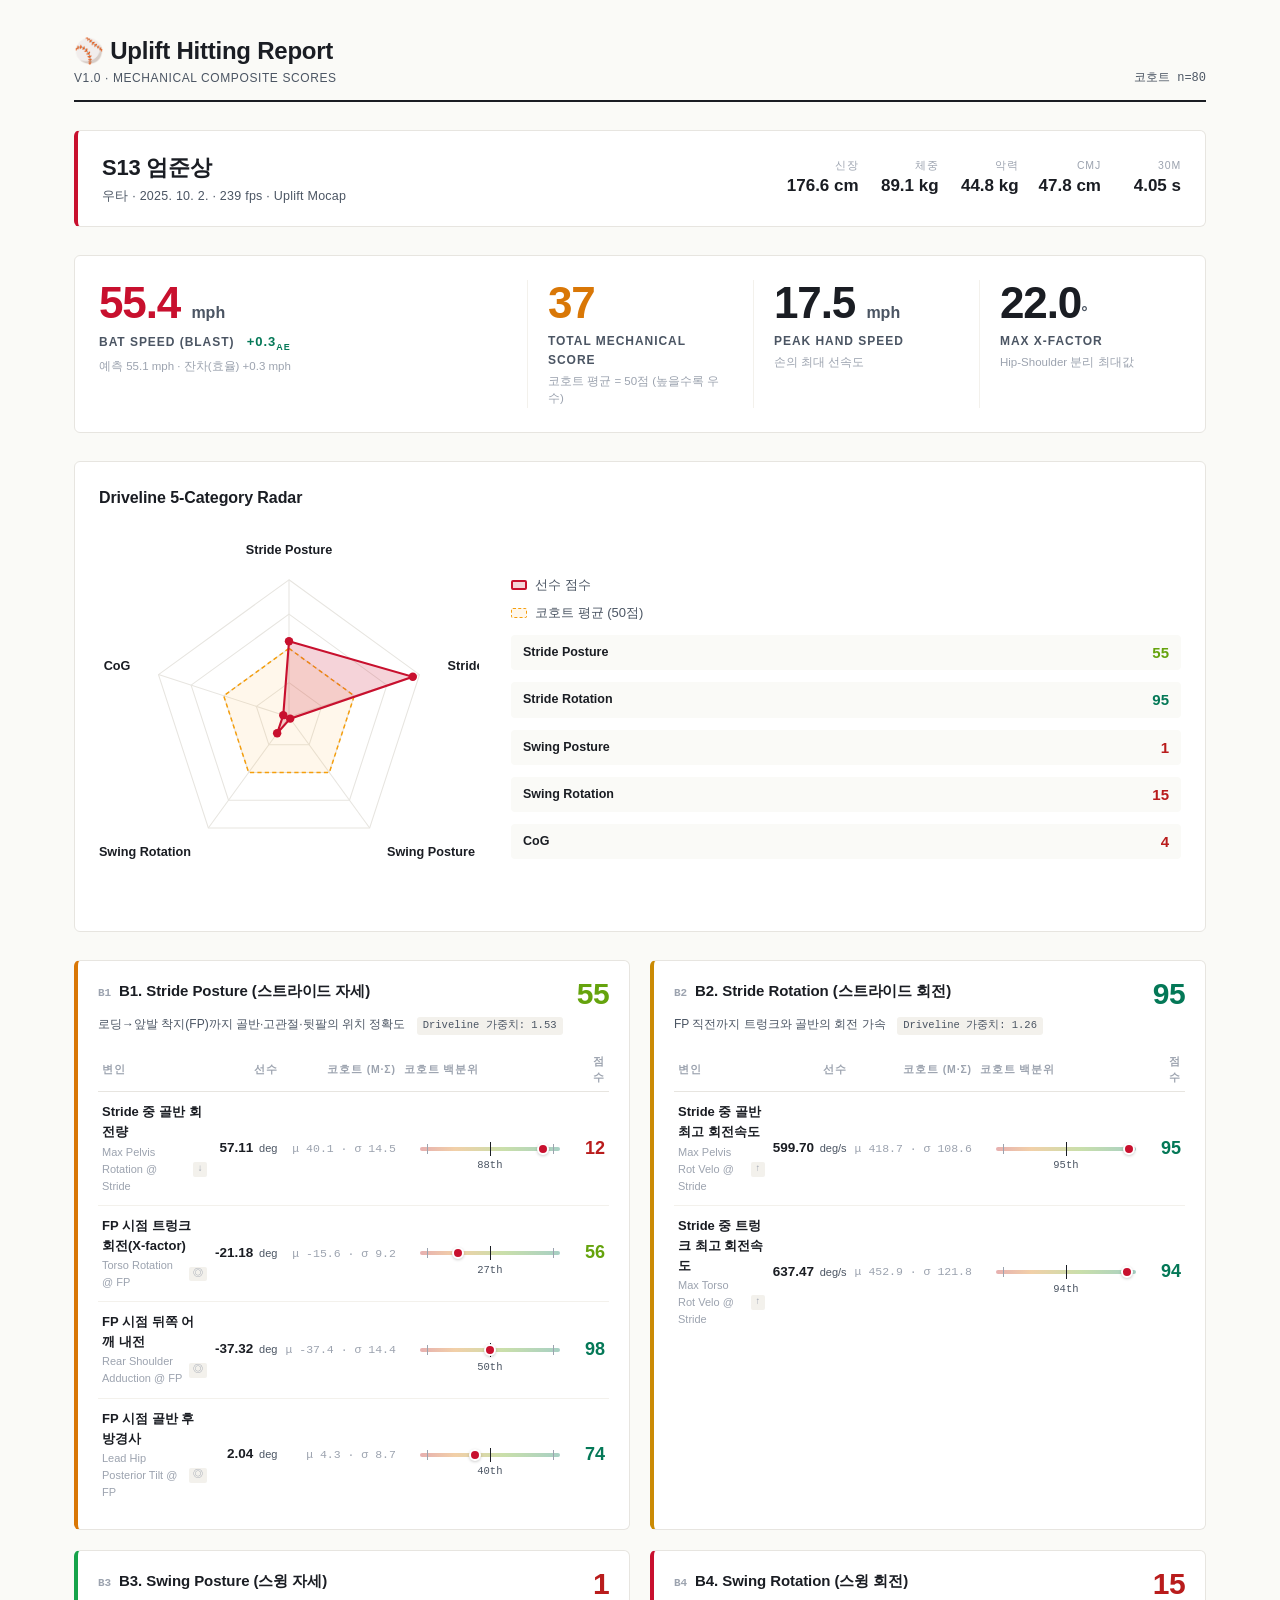
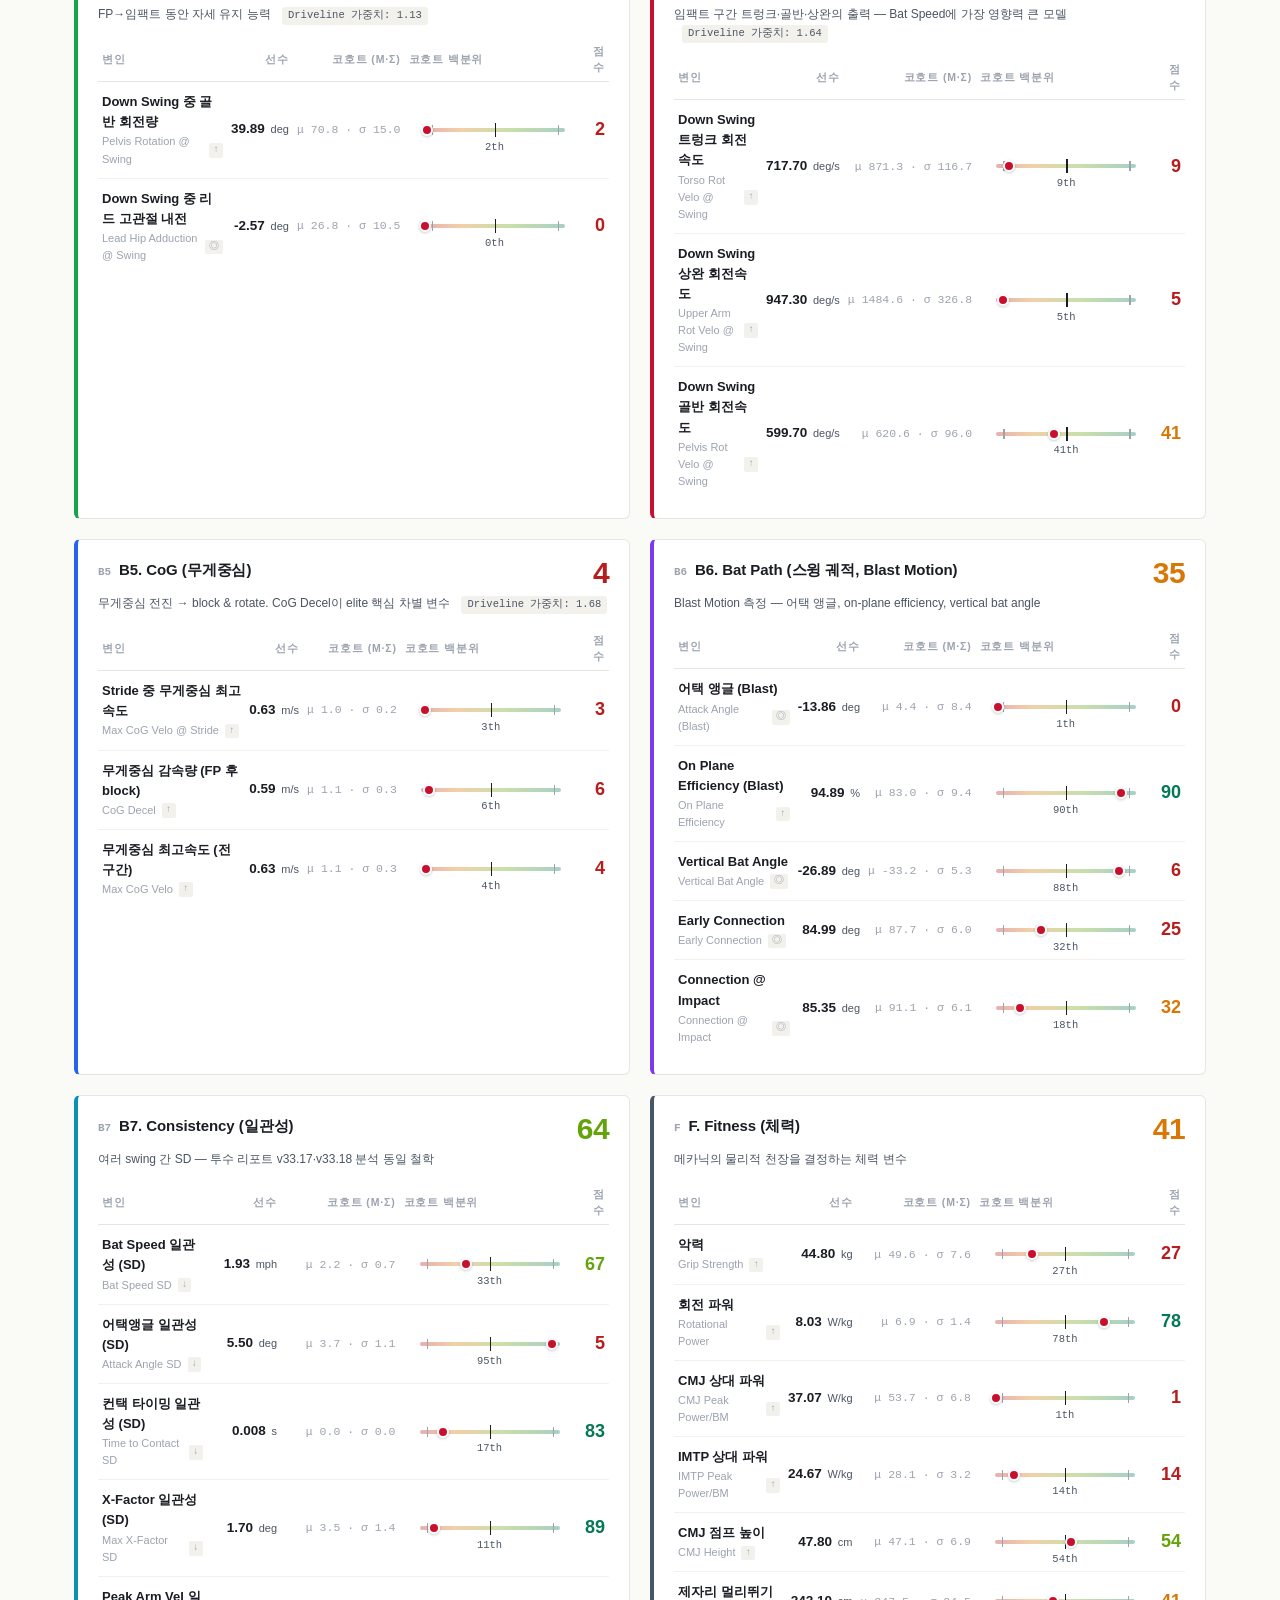
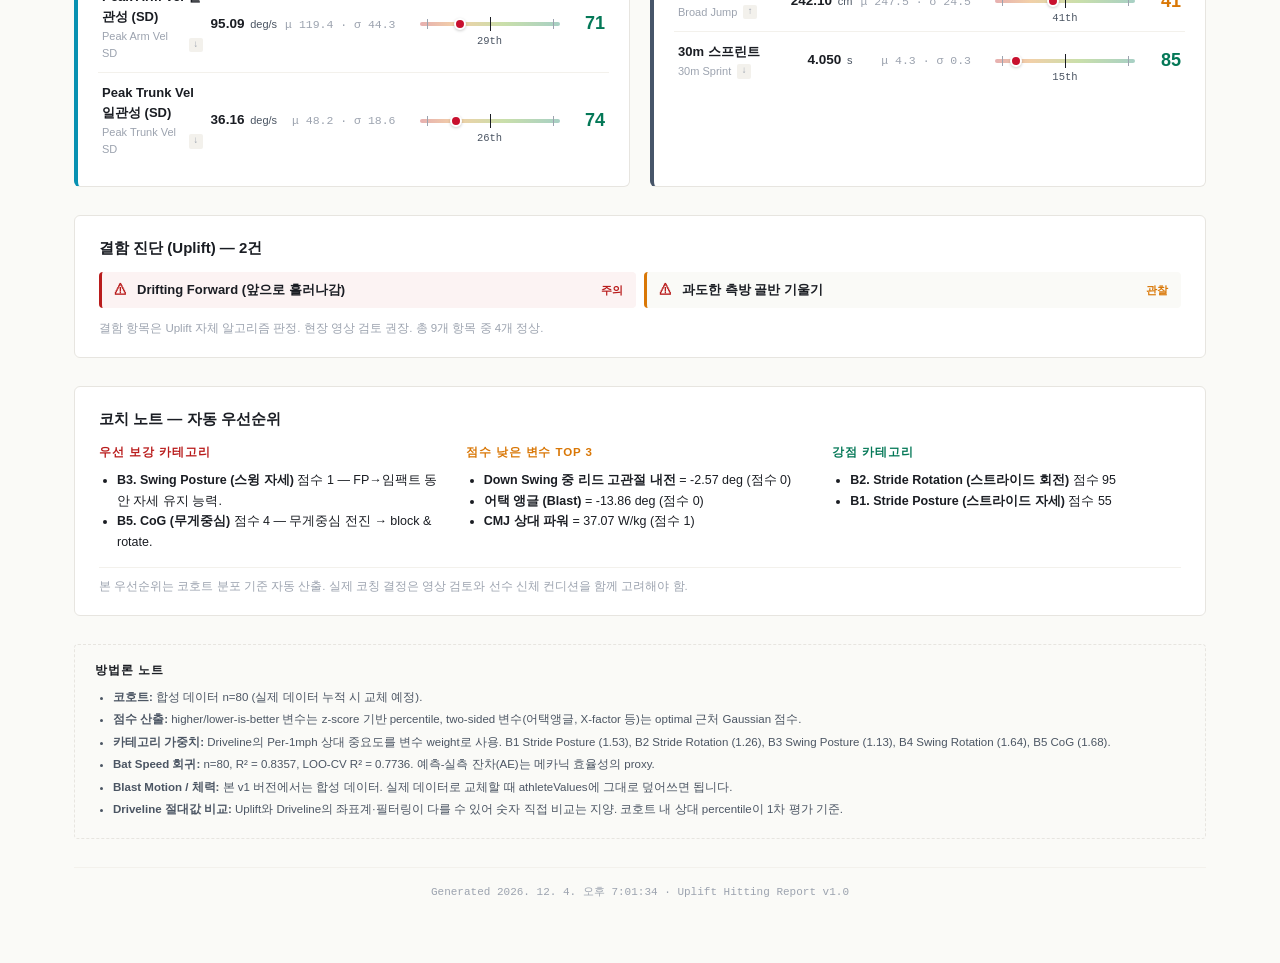
<file: reports/s13_S13_엄준상_v1_PDF_20251002.html>
<!DOCTYPE html>
<html lang="ko">
<head>
<meta charset="UTF-8">
<meta name="viewport" content="width=device-width, initial-scale=1.0">
<title>Uplift Hitting Report — S13 엄준상</title>
<style>
/* report_batting.css
   ================================================================
   Uplift Hitting Report — 정돈된 sport-science 톤
   ================================================================ */

:root {
  /* 색상 — 한국 야구 분위기 */
  --c-bg:        #fafaf7;          /* 옅은 미색 배경 (페이퍼 톤) */
  --c-card:      #ffffff;
  --c-ink:       #1a1d23;          /* 짙은 차콜 */
  --c-ink-2:     #4b5563;          /* 보조 텍스트 */
  --c-muted:     #9ca3af;          /* 흐린 회색 */
  --c-line:      #e7e5e0;          /* 카드 보더 */
  --c-line-2:    #f3f1ec;          /* 더 흐린 보더 */

  --c-accent:    #c8102e;          /* KBO 적색 */
  --c-accent-2:  #f59e0b;          /* Driveline 주황 */
  --c-accent-3:  #2563eb;          /* 데이터 블루 */

  /* 점수 컬러 */
  --c-bad:       #b91c1c;          /* 0~30 */
  --c-warn:      #d97706;          /* 30~50 */
  --c-mid:       #65a30d;          /* 50~70 */
  --c-good:      #047857;          /* 70~100 */

  /* 카테고리 컬러 (Driveline 5-카테고리 + 추가) */
  --c-b1: #d97706;    /* Stride Posture — 주황 */
  --c-b2: #ca8a04;    /* Stride Rotation — 골드 */
  --c-b3: #16a34a;    /* Swing Posture — 녹색 */
  --c-b4: #c8102e;    /* Swing Rotation — 적색 (가장 영향력) */
  --c-b5: #2563eb;    /* CoG — 블루 */
  --c-b6: #7c3aed;    /* Bat Path — 보라 */
  --c-b7: #0891b2;    /* Consistency — 청록 */
  --c-f:  #475569;    /* Fitness — 회청 */

  /* 폰트 */
  --ff-display: 'Pretendard', -apple-system, BlinkMacSystemFont, 'Segoe UI', 'Apple SD Gothic Neo',
                'Noto Sans KR', 'Malgun Gothic', sans-serif;
  --ff-mono:    ui-monospace, 'SF Mono', 'JetBrains Mono', Menlo, Consolas, monospace;
  --ff-num:     'Pretendard', -apple-system, sans-serif;
}

* { box-sizing: border-box; }

html, body {
  margin: 0;
  padding: 0;
  background: var(--c-bg);
  color: var(--c-ink);
  font-family: var(--ff-display);
  font-size: 14.5px;
  line-height: 1.55;
  -webkit-font-smoothing: antialiased;
  -moz-osx-font-smoothing: grayscale;
}

/* 인쇄 시 사이즈 */
@media print {
  html, body { background: white; }
  .cat-card, .athlete-card, .headline, .radar-section,
  .faults-card, .coach-notes, .method-note { break-inside: avoid; }
}

#app {
  max-width: 1180px;
  margin: 0 auto;
  padding: 32px 24px 64px;
}

.report-shell {
  display: flex;
  flex-direction: column;
  gap: 28px;
}

/* ============================== 헤더 */
.report-top {
  display: flex;
  justify-content: space-between;
  align-items: flex-end;
  border-bottom: 2px solid var(--c-ink);
  padding-bottom: 12px;
}
.brand-mark {
  font-size: 24px;
  font-weight: 800;
  letter-spacing: -0.01em;
}
.brand-sub {
  font-size: 12px;
  color: var(--c-ink-2);
  letter-spacing: 0.05em;
  text-transform: uppercase;
}
.brand-cohort {
  font-size: 12px;
  color: var(--c-ink-2);
  font-family: var(--ff-mono);
}

/* ============================== 선수 카드 */
.athlete-card {
  background: var(--c-card);
  border: 1px solid var(--c-line);
  border-left: 4px solid var(--c-accent);
  border-radius: 6px;
  padding: 20px 24px;
  display: flex;
  justify-content: space-between;
  align-items: center;
  gap: 24px;
  flex-wrap: wrap;
}
.athlete-name {
  font-size: 22px;
  font-weight: 800;
  letter-spacing: -0.01em;
}
.athlete-meta {
  font-size: 12.5px;
  color: var(--c-ink-2);
  letter-spacing: 0.02em;
  margin-top: 2px;
}
.athlete-body {
  display: flex;
  gap: 20px;
  flex-wrap: wrap;
}
.vital {
  display: flex;
  flex-direction: column;
  text-align: right;
  min-width: 60px;
}
.vital label {
  font-size: 10.5px;
  color: var(--c-muted);
  text-transform: uppercase;
  letter-spacing: 0.08em;
}
.vital span {
  font-size: 17px;
  font-weight: 700;
  font-feature-settings: 'tnum';
}

/* ============================== 헤드라인 KPI */
.headline {
  background: var(--c-card);
  border: 1px solid var(--c-line);
  border-radius: 6px;
  padding: 24px;
}
.hl-row {
  display: grid;
  grid-template-columns: 2fr 1fr 1fr 1fr;
  gap: 24px;
}
.hl-block {
  border-left: 1px solid var(--c-line-2);
  padding-left: 20px;
}
.hl-block:first-child {
  border-left: none;
  padding-left: 0;
}
.hl-block.primary .hl-value {
  color: var(--c-accent);
}
.hl-value {
  font-size: 44px;
  font-weight: 800;
  letter-spacing: -0.025em;
  line-height: 1.05;
  font-feature-settings: 'tnum';
}
.hl-value small {
  font-size: 16px;
  font-weight: 600;
  color: var(--c-ink-2);
  letter-spacing: 0;
}
.hl-label {
  font-size: 12px;
  color: var(--c-ink-2);
  text-transform: uppercase;
  letter-spacing: 0.08em;
  margin-top: 6px;
  font-weight: 600;
}
.hl-sub {
  font-size: 11.5px;
  color: var(--c-muted);
  margin-top: 3px;
}
.ae {
  font-size: 13px;
  font-weight: 700;
  margin-left: 8px;
  font-feature-settings: 'tnum';
}
.ae.pos { color: var(--c-good); }
.ae.neg { color: var(--c-bad); }
.ae sub { font-size: 9px; }

/* ============================== 레이더 */
.radar-section {
  background: var(--c-card);
  border: 1px solid var(--c-line);
  border-radius: 6px;
  padding: 24px;
}
.radar-section h2 {
  margin: 0 0 16px;
  font-size: 16px;
  font-weight: 700;
  letter-spacing: -0.005em;
}
.radar-wrap {
  display: grid;
  grid-template-columns: 380px 1fr;
  gap: 32px;
  align-items: center;
}
.radar-svg {
  width: 100%;
  max-width: 380px;
  height: auto;
}
.radar-ring   { fill: none; stroke: var(--c-line); stroke-width: 1; }
.radar-axis   { stroke: var(--c-line); stroke-width: 1; }
.radar-elite  { fill: rgba(245,158,11,0.08); stroke: var(--c-accent-2); stroke-width: 1.4; stroke-dasharray: 4 3; }
.radar-player { fill: rgba(200,16,46,0.18); stroke: var(--c-accent); stroke-width: 2; }
.radar-dot    { fill: var(--c-accent); }
.radar-label  { font-size: 12px; font-weight: 600; fill: var(--c-ink); }

.radar-legend {
  display: flex;
  flex-direction: column;
  gap: 8px;
  font-size: 13px;
  color: var(--c-ink-2);
}
.radar-legend > div { display: flex; align-items: center; gap: 8px; }
.sw {
  width: 16px; height: 10px; display: inline-block; border-radius: 2px;
}
.sw.player { background: rgba(200,16,46,0.18); border: 2px solid var(--c-accent); }
.sw.elite  { background: rgba(245,158,11,0.08); border: 1.4px dashed var(--c-accent-2); }
.cat-mini {
  display: flex !important;
  justify-content: space-between;
  padding: 6px 12px;
  background: var(--c-bg);
  border-radius: 4px;
  margin-top: 4px;
}
.cat-mini-name  { color: var(--c-ink); font-weight: 600; font-size: 12.5px; }
.cat-mini-score { font-weight: 800; font-size: 15px; font-feature-settings: 'tnum'; }

/* ============================== 카테고리 카드 그리드 */
.cat-grid {
  display: grid;
  grid-template-columns: repeat(2, 1fr);
  gap: 20px;
}
.cat-card {
  background: var(--c-card);
  border: 1px solid var(--c-line);
  border-radius: 6px;
  padding: 18px 20px;
  position: relative;
  overflow: hidden;
}
/* 카테고리 별 좌측 색띠 */
.cat-card[data-cat="B1_StridePosture"]  { border-left: 4px solid var(--c-b1); }
.cat-card[data-cat="B2_StrideRotation"] { border-left: 4px solid var(--c-b2); }
.cat-card[data-cat="B3_SwingPosture"]   { border-left: 4px solid var(--c-b3); }
.cat-card[data-cat="B4_SwingRotation"]  { border-left: 4px solid var(--c-b4); }
.cat-card[data-cat="B5_CoG"]            { border-left: 4px solid var(--c-b5); }
.cat-card[data-cat="B6_BatPath"]        { border-left: 4px solid var(--c-b6); }
.cat-card[data-cat="B7_Consistency"]    { border-left: 4px solid var(--c-b7); }
.cat-card[data-cat="F_Fitness"]         { border-left: 4px solid var(--c-f); }

.cat-card.full-width { grid-column: 1 / -1; }

.cat-header {
  display: flex;
  justify-content: space-between;
  align-items: flex-start;
  gap: 12px;
}
.cat-header h3 {
  margin: 0;
  font-size: 15px;
  font-weight: 700;
  letter-spacing: -0.005em;
  display: flex;
  gap: 8px;
  align-items: baseline;
}
.cat-id {
  font-family: var(--ff-mono);
  font-size: 11px;
  color: var(--c-muted);
  font-weight: 600;
}
.cat-score {
  font-size: 30px;
  font-weight: 800;
  letter-spacing: -0.02em;
  font-feature-settings: 'tnum';
  line-height: 1;
}
.cat-desc {
  margin: 6px 0 12px;
  font-size: 12px;
  color: var(--c-ink-2);
  line-height: 1.5;
}
.dl-imp {
  display: inline-block;
  margin-left: 8px;
  padding: 1px 6px;
  font-family: var(--ff-mono);
  font-size: 10.5px;
  background: var(--c-line-2);
  border-radius: 3px;
  color: var(--c-ink-2);
}

/* ============================== 변수 테이블 */
.var-table {
  width: 100%;
  border-collapse: collapse;
  font-size: 12.5px;
}
.var-table th {
  text-align: left;
  font-size: 10.5px;
  text-transform: uppercase;
  letter-spacing: 0.08em;
  color: var(--c-muted);
  font-weight: 700;
  padding: 6px 4px;
  border-bottom: 1px solid var(--c-line);
}
.var-table th:nth-child(2),
.var-table th:nth-child(3),
.var-table th:nth-child(5) { text-align: right; }
.var-table td {
  padding: 10px 4px;
  border-bottom: 1px solid var(--c-line-2);
  vertical-align: middle;
}
.var-row:last-child td { border-bottom: none; }

.var-name-kr {
  font-weight: 600;
  font-size: 13px;
}
.var-name-en {
  font-size: 11px;
  color: var(--c-muted);
  margin-top: 1px;
  display: flex;
  gap: 6px;
  align-items: center;
}
.dir-icon {
  font-family: var(--ff-mono);
  background: var(--c-line-2);
  padding: 0 4px;
  border-radius: 2px;
  font-size: 9.5px;
}

.var-value {
  text-align: right;
  font-weight: 700;
  font-feature-settings: 'tnum';
  font-size: 13.5px;
  white-space: nowrap;
}
.var-value small {
  font-weight: 500;
  color: var(--c-ink-2);
  font-size: 11px;
  margin-left: 2px;
}
.var-ref {
  text-align: right;
  font-size: 11.5px;
  color: var(--c-muted);
  font-family: var(--ff-mono);
  white-space: nowrap;
}
.var-score {
  text-align: right;
  font-weight: 800;
  font-feature-settings: 'tnum';
  font-size: 18px;
}

/* percentile bar */
.var-pctbar { width: 180px; min-width: 180px; }
.pct-bar {
  position: relative;
  width: 140px;
  height: 18px;
  margin: 0 auto;
}
.pct-track {
  position: absolute; top: 50%; left: 0; right: 0; height: 4px;
  transform: translateY(-50%);
  background: linear-gradient(to right,
    rgba(185,28,28,0.35) 0%,
    rgba(217,119,6,0.35) 25%,
    rgba(101,163,13,0.35) 60%,
    rgba(4,120,87,0.35) 100%);
  border-radius: 2px;
}
.pct-tick {
  position: absolute; top: 50%;
  width: 1.5px; height: 10px;
  background: var(--c-muted);
  transform: translateY(-50%);
}
.pct-tick.low  { left: 5%; }
.pct-tick.mid  { left: 50%; background: var(--c-ink); height: 14px; }
.pct-tick.high { left: 95%; }

.pct-marker {
  position: absolute;
  top: 50%;
  width: 12px;
  height: 12px;
  background: var(--c-accent);
  border: 2px solid var(--c-card);
  border-radius: 50%;
  transform: translate(-50%, -50%);
  box-shadow: 0 1px 3px rgba(0,0,0,0.2);
  z-index: 2;
}
.pct-text {
  position: absolute;
  bottom: -16px;
  left: 50%;
  transform: translateX(-50%);
  font-family: var(--ff-mono);
  font-size: 10.5px;
  color: var(--c-ink-2);
}

/* ============================== Faults */
.faults-card {
  background: var(--c-card);
  border: 1px solid var(--c-line);
  border-radius: 6px;
  padding: 20px 24px;
}
.faults-card h2 {
  margin: 0 0 12px;
  font-size: 15px;
  font-weight: 700;
}
.faults-clean {
  margin: 0;
  color: var(--c-good);
  font-weight: 600;
  font-size: 13px;
}
.faults-grid {
  display: grid;
  grid-template-columns: repeat(auto-fit, minmax(240px, 1fr));
  gap: 8px;
  margin-bottom: 12px;
}
.fault-item {
  display: flex;
  align-items: center;
  gap: 10px;
  padding: 8px 12px;
  border-radius: 4px;
  font-size: 13px;
  background: var(--c-bg);
  border-left: 3px solid var(--c-warn);
}
.fault-item.severity-high {
  background: rgba(185,28,28,0.05);
  border-left-color: var(--c-bad);
}
.fault-mark {
  color: var(--c-bad);
  font-weight: 800;
}
.fault-label {
  flex: 1;
  font-weight: 600;
}
.fault-sev {
  font-size: 10.5px;
  text-transform: uppercase;
  letter-spacing: 0.05em;
  color: var(--c-bad);
  font-weight: 700;
}
.fault-item:not(.severity-high) .fault-sev { color: var(--c-warn); }
.faults-note {
  margin: 0;
  font-size: 11.5px;
  color: var(--c-muted);
  line-height: 1.5;
}

/* ============================== 코치 노트 */
.coach-notes {
  background: var(--c-card);
  border: 1px solid var(--c-line);
  border-radius: 6px;
  padding: 20px 24px;
}
.coach-notes h2 {
  margin: 0 0 14px;
  font-size: 15px;
  font-weight: 700;
}
.cn-grid {
  display: grid;
  grid-template-columns: repeat(3, 1fr);
  gap: 18px;
}
.cn-block h4 {
  margin: 0 0 8px;
  font-size: 11.5px;
  text-transform: uppercase;
  letter-spacing: 0.08em;
  font-weight: 700;
  color: var(--c-ink-2);
}
.cn-block ul {
  margin: 0;
  padding-left: 18px;
  font-size: 12.5px;
  line-height: 1.65;
}
.cn-block.weak    h4 { color: var(--c-bad); }
.cn-block.focus   h4 { color: var(--c-warn); }
.cn-block.strong  h4 { color: var(--c-good); }

.cn-note {
  margin: 14px 0 0;
  font-size: 11.5px;
  color: var(--c-muted);
  border-top: 1px solid var(--c-line-2);
  padding-top: 10px;
}

/* ============================== 메서드 노트 */
.method-note {
  font-size: 11.5px;
  color: var(--c-ink-2);
  background: var(--c-bg);
  border: 1px dashed var(--c-line);
  border-radius: 4px;
  padding: 16px 20px;
}
.method-note h3 {
  margin: 0 0 8px;
  font-size: 12px;
  text-transform: uppercase;
  letter-spacing: 0.08em;
  color: var(--c-ink);
}
.method-note ul {
  margin: 0;
  padding-left: 18px;
  line-height: 1.6;
}
.method-note li { margin-bottom: 4px; }

.report-foot {
  text-align: center;
  font-size: 11px;
  color: var(--c-muted);
  font-family: var(--ff-mono);
  padding-top: 16px;
  border-top: 1px solid var(--c-line-2);
}

/* ============================== 반응형 */
@media (max-width: 900px) {
  .hl-row { grid-template-columns: 1fr 1fr; }
  .hl-block { border-left: none; padding-left: 0; }
  .radar-wrap { grid-template-columns: 1fr; }
  .cat-grid { grid-template-columns: 1fr; }
  .cn-grid { grid-template-columns: 1fr; }
  .athlete-card { flex-direction: column; align-items: flex-start; }
  .athlete-body { width: 100%; }
}

.error {
  color: var(--c-bad);
  background: rgba(185,28,28,0.05);
  border: 1px solid var(--c-bad);
  border-radius: 4px;
  padding: 16px;
  font-weight: 600;
}

</style>
</head>
<body>

<div id="app">
  <p style="text-align:center;padding:40px;color:#9ca3af">리포트 렌더링 중...</p>
</div>

<script>
window.ATHLETE_DATA = {
  "athlete_name": "S13 엄준상",
  "athleteid": "5f472ecd-f10e-47d7-a709-aefcd8c97456",
  "sessionid": "5a8a66f0-6d8b-4534-83ef-73e35b5cd0f4_9",
  "session_uuid": "5a8a66f0-6d8b-4534-83ef-73e35b5cd0f4",
  "session_seq": 9,
  "capture_datetime": "2025-10-02 09:55:18",
  "fps": 239.34169278996865,
  "handedness": "right",
  "footedness": null,
  "approved_by_biomech_qa": 1,
  "n_frames": 503,
  "duration_s": 2.097419777341192,
  "frame_max_foot_raise": 270,
  "frame_pelvis_initiation": 281,
  "frame_max_x_factor": 321,
  "frame_foot_contact": 329,
  "frame_ball_contact": 352,
  "max_pelvis_rotation_at_stride_deg": 57.11186337178248,
  "torso_rotation_at_fp_deg": -21.18211758581089,
  "rear_shoulder_adduction_at_fp_deg": -37.32356317850214,
  "lead_hip_posterior_tilt_at_fp_deg": 2.035620707944645,
  "max_pelvis_rotation_velo_at_stride_dps": 599.7,
  "max_torso_rotation_velo_at_stride_dps": 637.4709184914964,
  "pelvis_rotation_at_swing_deg": 39.88613817257037,
  "lead_hip_posterior_tilt_at_swing_deg": -1.84791470493768,
  "lead_hip_adduction_at_fp_deg": -22.33261989491262,
  "lead_hip_adduction_at_swing_deg": -2.571344073066476,
  "pelvis_rotation_velo_at_swing_dps": 599.7,
  "torso_rotation_velo_at_swing_dps": 717.7,
  "upper_arm_rotation_velo_at_swing_dps": 947.3,
  "max_cog_velo_at_stride_mps": 0.630020882135494,
  "max_cog_velo_mps": 0.630020882135494,
  "cog_decel_mps": 0.5851640718002036,
  "peak_pelvis_angular_velocity": 599.7,
  "peak_trunk_angular_velocity": 717.7,
  "peak_arm_angular_velocity": 947.3,
  "max_x_factor": 22.0,
  "pelvis_to_trunk_velocity_speedup": 1.197,
  "trunk_to_arm_velocity_speedup": 1.3199,
  "hip_hinge": 62.36414,
  "trunk_coil": 37.915283,
  "trunk_tilt_at_launch": -10.4,
  "rear_scap_load_at_launch": 1.9170091,
  "rear_elbow_flexion_at_launch": 132.84195,
  "rear_elbow_flexion_at_ball_contact": 64.10729,
  "rear_arm_connection": 0.42625156,
  "inter_elbow_distance": null,
  "lead_knee_angle_at_ball_contact": -12.567814,
  "stride_length": 1.0703324,
  "shoulder_rotation_plane_flexion": 41.40312,
  "shoulder_rotation_plane_tilt": 13.154881,
  "relative_hand_position_towards_pitcher": -0.2700059,
  "relative_hand_position_up": 0.19186227,
  "relative_hand_position_away_from_body": 0.18791847,
  "linear_stretch": 0.8015325,
  "attack_angle": -10.393176796588865,
  "attack_direction": null,
  "launch_position": 83.0,
  "sweet_spot_fore_aft_position_at_contact": 0.3177392,
  "on_plane_efficiency": 91.0,
  "swing_path_angle": null,
  "pelvis_acceleration_time": 0.1882845188284518,
  "pelvis_decceleration_time": 0.205020920502092,
  "time_to_ball_contact": 0.83682007,
  "time_to_launch": 0.53974897,
  "kinematic_sequence_order": "Pelvis-Trunk-Arm",
  "proper_sequence_binary": 1,
  "fault_sway": 1.0,
  "fault_knee_dominant_swing": 0.0,
  "fault_vertical_pelvis_hike": 0.0,
  "fault_excessive_lateral_pelvis_tilt": 1.0,
  "fault_drifting_forward": 1.0,
  "fault_sway_leg": 0.0,
  "fault_leads_with_wrist": 0.0,
  "fault_rear_elbow_drag": null,
  "fault_hand_push": null,
  "fault_crashing": null,
  "drifting_forward_magnitude": 0.21036997,
  "athlete_id": "s13",
  "blast_bat_speed_mph": 55.41,
  "blast_peak_hand_speed_mph": 17.51,
  "blast_rotational_acceleration_g": 15.66,
  "blast_time_to_contact_s": 0.1471,
  "blast_attack_angle_deg": -13.86,
  "blast_on_plane_efficiency_pct": 94.89,
  "blast_vertical_bat_angle_deg": -26.89,
  "blast_power_kw": 3.517,
  "blast_early_connection_deg": 84.99,
  "blast_connection_at_impact_deg": 85.35,
  "bat_speed_sd_mph": 1.929,
  "attack_angle_sd_deg": 5.495,
  "time_to_contact_sd_s": 0.00827,
  "peak_arm_av_sd_dps": 95.09,
  "peak_trunk_av_sd_dps": 36.16,
  "max_x_factor_sd_deg": 1.7,
  "height_cm": 176.6,
  "weight_kg": 89.1,
  "grip_strength_kg": 44.8,
  "cmj_height_cm": 47.8,
  "cmj_pp_bm": 37.07,
  "imtp_pp_bm": 24.67,
  "rotation_pp_w_kg": 8.03,
  "sprint_30m_s": 4.05,
  "broad_jump_cm": 242.1,
  "bat_speed_mph": 55.41
};
</script>

<script>
// metadata_batting.js
// =====================================================================
// 타격 리포트 변수 정의 + 코호트 분포 + Bat Speed 회귀 모델
// 자동 생성: build_js_files.py
//
// 투수 리포트의 metadata.js v33.21 구조 차용:
//   - VARIABLE_METADATA: 변수별 optimal·sigma·mean·sd·percentile 기준
//   - BAT_SPEED_REGRESSION: Bat Speed 다중회귀 (예측 + 효율 잔차)
//   - VARIABLE_LABELS: 한글/영문 라벨
//   - FAULT_LABELS: 결함 한글 라벨
// =====================================================================

const COHORT_INFO = {
  n_total: 80,
  source: 'synthetic_v1 (placeholder until real data accumulated)',
};

const VARIABLE_METADATA = {
  "max_pelvis_rotation_at_stride_deg": {
    "direction": "lower_is_better",
    "unit": "deg",
    "optimal": 29.4109,
    "sigma": 7.2497,
    "mean": 40.0894,
    "sd": 14.4995,
    "median": 38.1641,
    "q25": 29.4109,
    "q75": 48.5736,
    "n": 80,
    "label_kr": "Stride 중 골반 회전량",
    "label_en": "Max Pelvis Rotation @ Stride"
  },
  "torso_rotation_at_fp_deg": {
    "direction": "two_sided",
    "unit": "deg",
    "optimal": -16.2474,
    "sigma": 4.588,
    "mean": -15.6288,
    "sd": 9.1761,
    "median": -16.2474,
    "q25": -20.667,
    "q75": -10.4083,
    "n": 80,
    "label_kr": "FP 시점 트렁크 회전(X-factor)",
    "label_en": "Torso Rotation @ FP"
  },
  "rear_shoulder_adduction_at_fp_deg": {
    "direction": "two_sided",
    "unit": "deg",
    "optimal": -35.7137,
    "sigma": 7.2129,
    "mean": -37.4378,
    "sd": 14.4258,
    "median": -35.7137,
    "q25": -46.6219,
    "q75": -26.9492,
    "n": 80,
    "label_kr": "FP 시점 뒤쪽 어깨 내전",
    "label_en": "Rear Shoulder Adduction @ FP"
  },
  "lead_hip_posterior_tilt_at_fp_deg": {
    "direction": "two_sided",
    "unit": "deg",
    "optimal": 5.4179,
    "sigma": 4.345,
    "mean": 4.3256,
    "sd": 8.69,
    "median": 5.4179,
    "q25": -1.56,
    "q75": 9.6435,
    "n": 80,
    "label_kr": "FP 시점 골반 후방경사",
    "label_en": "Lead Hip Posterior Tilt @ FP"
  },
  "max_pelvis_rotation_velo_at_stride_dps": {
    "direction": "higher_is_better",
    "unit": "deg/s",
    "optimal": 481.16,
    "sigma": 54.3184,
    "mean": 418.7347,
    "sd": 108.6368,
    "median": 420.8703,
    "q25": 365.4385,
    "q75": 481.16,
    "n": 80,
    "label_kr": "Stride 중 골반 최고 회전속도",
    "label_en": "Max Pelvis Rot Velo @ Stride"
  },
  "max_torso_rotation_velo_at_stride_dps": {
    "direction": "higher_is_better",
    "unit": "deg/s",
    "optimal": 554.1043,
    "sigma": 60.9018,
    "mean": 452.8724,
    "sd": 121.8036,
    "median": 451.1453,
    "q25": 362.3225,
    "q75": 554.1043,
    "n": 80,
    "label_kr": "Stride 중 트렁크 최고 회전속도",
    "label_en": "Max Torso Rot Velo @ Stride"
  },
  "pelvis_rotation_at_swing_deg": {
    "direction": "higher_is_better",
    "unit": "deg",
    "optimal": 80.7225,
    "sigma": 7.5089,
    "mean": 70.7718,
    "sd": 15.0178,
    "median": 69.6218,
    "q25": 61.0849,
    "q75": 80.7225,
    "n": 80,
    "label_kr": "Down Swing 중 골반 회전량",
    "label_en": "Pelvis Rotation @ Swing"
  },
  "lead_hip_posterior_tilt_at_swing_deg": {
    "direction": "two_sided",
    "unit": "deg",
    "optimal": 9.1079,
    "sigma": 4.4272,
    "mean": 8.4114,
    "sd": 8.8543,
    "median": 9.1079,
    "q25": 0.8078,
    "q75": 14.9611,
    "n": 80,
    "label_kr": "BC 시점 골반 후방경사",
    "label_en": "Lead Hip Posterior Tilt @ Swing"
  },
  "lead_hip_adduction_at_fp_deg": {
    "direction": "two_sided",
    "unit": "deg",
    "optimal": 20.0404,
    "sigma": 5.017,
    "mean": 20.1199,
    "sd": 10.034,
    "median": 20.0404,
    "q25": 14.7117,
    "q75": 24.6416,
    "n": 80,
    "label_kr": "FP 시점 리드 고관절 내전",
    "label_en": "Lead Hip Adduction @ FP"
  },
  "lead_hip_adduction_at_swing_deg": {
    "direction": "two_sided",
    "unit": "deg",
    "optimal": 26.7862,
    "sigma": 5.2508,
    "mean": 26.8206,
    "sd": 10.5017,
    "median": 26.7862,
    "q25": 19.1561,
    "q75": 33.2294,
    "n": 80,
    "label_kr": "Down Swing 중 리드 고관절 내전",
    "label_en": "Lead Hip Adduction @ Swing"
  },
  "pelvis_rotation_velo_at_swing_dps": {
    "direction": "higher_is_better",
    "unit": "deg/s",
    "optimal": 694.8345,
    "sigma": 48.014,
    "mean": 620.5709,
    "sd": 96.0279,
    "median": 617.0964,
    "q25": 570.1133,
    "q75": 694.8345,
    "n": 80,
    "label_kr": "Down Swing 골반 회전속도",
    "label_en": "Pelvis Rot Velo @ Swing"
  },
  "torso_rotation_velo_at_swing_dps": {
    "direction": "higher_is_better",
    "unit": "deg/s",
    "optimal": 947.4177,
    "sigma": 58.3591,
    "mean": 871.3175,
    "sd": 116.7183,
    "median": 877.9572,
    "q25": 802.0505,
    "q75": 947.4177,
    "n": 80,
    "label_kr": "Down Swing 트렁크 회전속도",
    "label_en": "Torso Rot Velo @ Swing"
  },
  "upper_arm_rotation_velo_at_swing_dps": {
    "direction": "higher_is_better",
    "unit": "deg/s",
    "optimal": 1684.5448,
    "sigma": 163.4095,
    "mean": 1484.5847,
    "sd": 326.819,
    "median": 1526.518,
    "q25": 1269.8882,
    "q75": 1684.5448,
    "n": 80,
    "label_kr": "Down Swing 상완 회전속도",
    "label_en": "Upper Arm Rot Velo @ Swing"
  },
  "max_cog_velo_at_stride_mps": {
    "direction": "higher_is_better",
    "unit": "m/s",
    "optimal": 1.2206,
    "sigma": 0.1123,
    "mean": 1.0479,
    "sd": 0.2245,
    "median": 1.0405,
    "q25": 0.9075,
    "q75": 1.2206,
    "n": 80,
    "label_kr": "Stride 중 무게중심 최고속도",
    "label_en": "Max CoG Velo @ Stride"
  },
  "max_cog_velo_mps": {
    "direction": "higher_is_better",
    "unit": "m/s",
    "optimal": 1.2534,
    "sigma": 0.13,
    "mean": 1.0918,
    "sd": 0.2601,
    "median": 1.1373,
    "q25": 0.8937,
    "q75": 1.2534,
    "n": 80,
    "label_kr": "무게중심 최고속도 (전구간)",
    "label_en": "Max CoG Velo"
  },
  "cog_decel_mps": {
    "direction": "higher_is_better",
    "unit": "m/s",
    "optimal": 1.2991,
    "sigma": 0.1593,
    "mean": 1.0825,
    "sd": 0.3187,
    "median": 1.0862,
    "q25": 0.8734,
    "q75": 1.2991,
    "n": 80,
    "label_kr": "무게중심 감속량 (FP 후 block)",
    "label_en": "CoG Decel"
  },
  "max_x_factor": {
    "direction": "higher_is_better",
    "unit": "deg",
    "optimal": 34.3425,
    "sigma": 4.6299,
    "mean": 28.5652,
    "sd": 9.2597,
    "median": 28.5869,
    "q25": 23.145,
    "q75": 34.3425,
    "n": 80,
    "label_kr": "최대 X-Factor (Hip-Shoulder 분리)",
    "label_en": "Max X-Factor"
  },
  "pelvis_to_trunk_velocity_speedup": {
    "direction": "higher_is_better",
    "unit": "ratio",
    "optimal": 1.5719,
    "sigma": 0.133,
    "mean": 1.4322,
    "sd": 0.266,
    "median": 1.4384,
    "q25": 1.2807,
    "q75": 1.5719,
    "n": 80,
    "label_kr": "골반→트렁크 속도 증폭",
    "label_en": "Pelvis→Trunk Speedup"
  },
  "trunk_to_arm_velocity_speedup": {
    "direction": "higher_is_better",
    "unit": "ratio",
    "optimal": 2.0068,
    "sigma": 0.1741,
    "mean": 1.7466,
    "sd": 0.3481,
    "median": 1.7885,
    "q25": 1.4842,
    "q75": 2.0068,
    "n": 80,
    "label_kr": "트렁크→팔 속도 증폭",
    "label_en": "Trunk→Arm Speedup"
  },
  "on_plane_efficiency": {
    "direction": "higher_is_better",
    "unit": "%",
    "optimal": 87.6558,
    "sigma": 3.613,
    "mean": 83.2155,
    "sd": 7.226,
    "median": 83.4623,
    "q25": 77.6097,
    "q75": 87.6558,
    "n": 80,
    "label_kr": "스윙 플레인 효율",
    "label_en": "On Plane Efficiency"
  },
  "attack_angle": {
    "direction": "two_sided",
    "unit": "deg",
    "optimal": 3.2486,
    "sigma": 4.0865,
    "mean": 4.7173,
    "sd": 8.173,
    "median": 3.2486,
    "q25": -0.9719,
    "q75": 9.9656,
    "n": 80,
    "label_kr": "어택 앵글 (Uplift)",
    "label_en": "Attack Angle (Uplift)"
  },
  "hip_hinge": {
    "direction": "two_sided",
    "unit": "deg",
    "optimal": 44.6472,
    "sigma": 5.7449,
    "mean": 45.2396,
    "sd": 11.4898,
    "median": 44.6472,
    "q25": 36.8232,
    "q75": 52.0527,
    "n": 80,
    "label_kr": "힙 힌지 (셋업)",
    "label_en": "Hip Hinge"
  },
  "trunk_coil": {
    "direction": "higher_is_better",
    "unit": "deg",
    "optimal": 37.8332,
    "sigma": 6.5453,
    "mean": 29.7721,
    "sd": 13.0906,
    "median": 30.9686,
    "q25": 19.2456,
    "q75": 37.8332,
    "n": 80,
    "label_kr": "트렁크 코일",
    "label_en": "Trunk Coil"
  },
  "linear_stretch": {
    "direction": "higher_is_better",
    "unit": "-",
    "optimal": 0.9367,
    "sigma": 0.0583,
    "mean": 0.8642,
    "sd": 0.1167,
    "median": 0.8706,
    "q25": 0.8036,
    "q75": 0.9367,
    "n": 80,
    "label_kr": "선형 신장 (loading)",
    "label_en": "Linear Stretch"
  },
  "bat_speed_sd_mph": {
    "direction": "lower_is_better",
    "unit": "mph",
    "optimal": 1.8035,
    "sigma": 0.3383,
    "mean": 2.2237,
    "sd": 0.6766,
    "median": 2.1988,
    "q25": 1.8035,
    "q75": 2.5788,
    "n": 80,
    "label_kr": "Bat Speed 일관성 (SD)",
    "label_en": "Bat Speed SD"
  },
  "attack_angle_sd_deg": {
    "direction": "lower_is_better",
    "unit": "deg",
    "optimal": 2.9155,
    "sigma": 0.5524,
    "mean": 3.6833,
    "sd": 1.1048,
    "median": 3.8444,
    "q25": 2.9155,
    "q75": 4.4954,
    "n": 80,
    "label_kr": "어택앵글 일관성 (SD)",
    "label_en": "Attack Angle SD"
  },
  "time_to_contact_sd_s": {
    "direction": "lower_is_better",
    "unit": "s",
    "optimal": 0.0093,
    "sigma": 0.0022,
    "mean": 0.0124,
    "sd": 0.0043,
    "median": 0.0117,
    "q25": 0.0093,
    "q75": 0.0152,
    "n": 80,
    "label_kr": "컨택 타이밍 일관성 (SD)",
    "label_en": "Time to Contact SD"
  },
  "peak_arm_av_sd_dps": {
    "direction": "lower_is_better",
    "unit": "deg/s",
    "optimal": 89.4433,
    "sigma": 22.1374,
    "mean": 119.3876,
    "sd": 44.2747,
    "median": 126.5591,
    "q25": 89.4433,
    "q75": 148.713,
    "n": 80,
    "label_kr": "Peak Arm Vel 일관성 (SD)",
    "label_en": "Peak Arm Vel SD"
  },
  "peak_trunk_av_sd_dps": {
    "direction": "lower_is_better",
    "unit": "deg/s",
    "optimal": 33.9975,
    "sigma": 9.2851,
    "mean": 48.1876,
    "sd": 18.5701,
    "median": 49.7292,
    "q25": 33.9975,
    "q75": 62.4788,
    "n": 80,
    "label_kr": "Peak Trunk Vel 일관성 (SD)",
    "label_en": "Peak Trunk Vel SD"
  },
  "max_x_factor_sd_deg": {
    "direction": "lower_is_better",
    "unit": "deg",
    "optimal": 2.8623,
    "sigma": 0.7241,
    "mean": 3.5123,
    "sd": 1.4482,
    "median": 3.6809,
    "q25": 2.8623,
    "q75": 4.3497,
    "n": 80,
    "label_kr": "X-Factor 일관성 (SD)",
    "label_en": "Max X-Factor SD"
  },
  "blast_bat_speed_mph": {
    "direction": "higher_is_better",
    "unit": "mph",
    "optimal": 68.9946,
    "sigma": 3.4604,
    "mean": 64.6655,
    "sd": 6.9208,
    "median": 64.951,
    "q25": 60.3836,
    "q75": 68.9946,
    "n": 80,
    "label_kr": "Bat Speed (Blast)",
    "label_en": "Bat Speed"
  },
  "blast_peak_hand_speed_mph": {
    "direction": "higher_is_better",
    "unit": "mph",
    "optimal": 22.3466,
    "sigma": 1.2082,
    "mean": 20.6104,
    "sd": 2.4163,
    "median": 20.8598,
    "q25": 19.0692,
    "q75": 22.3466,
    "n": 80,
    "label_kr": "Peak Hand Speed",
    "label_en": "Peak Hand Speed"
  },
  "blast_rotational_acceleration_g": {
    "direction": "higher_is_better",
    "unit": "g",
    "optimal": 16.2045,
    "sigma": 1.5872,
    "mean": 14.1231,
    "sd": 3.1744,
    "median": 14.3122,
    "q25": 11.831,
    "q75": 16.2045,
    "n": 80,
    "label_kr": "회전 가속도",
    "label_en": "Rotational Acceleration"
  },
  "blast_time_to_contact_s": {
    "direction": "lower_is_better",
    "unit": "s",
    "optimal": 0.1416,
    "sigma": 0.0131,
    "mean": 0.1583,
    "sd": 0.0261,
    "median": 0.1587,
    "q25": 0.1416,
    "q75": 0.173,
    "n": 80,
    "label_kr": "Time to Contact",
    "label_en": "Time to Contact"
  },
  "blast_attack_angle_deg": {
    "direction": "two_sided",
    "unit": "deg",
    "optimal": 4.2423,
    "sigma": 4.1963,
    "mean": 4.3606,
    "sd": 8.3925,
    "median": 4.2423,
    "q25": -0.783,
    "q75": 9.7934,
    "n": 80,
    "label_kr": "어택 앵글 (Blast)",
    "label_en": "Attack Angle (Blast)"
  },
  "blast_on_plane_efficiency_pct": {
    "direction": "higher_is_better",
    "unit": "%",
    "optimal": 89.3165,
    "sigma": 4.6988,
    "mean": 83.0073,
    "sd": 9.3976,
    "median": 83.7752,
    "q25": 75.9457,
    "q75": 89.3165,
    "n": 80,
    "label_kr": "On Plane Efficiency (Blast)",
    "label_en": "On Plane Efficiency"
  },
  "blast_vertical_bat_angle_deg": {
    "direction": "two_sided",
    "unit": "deg",
    "optimal": -33.2006,
    "sigma": 2.6412,
    "mean": -33.1735,
    "sd": 5.2824,
    "median": -33.2006,
    "q25": -36.2892,
    "q75": -29.8082,
    "n": 80,
    "label_kr": "Vertical Bat Angle",
    "label_en": "Vertical Bat Angle"
  },
  "blast_power_kw": {
    "direction": "higher_is_better",
    "unit": "kW",
    "optimal": 4.2881,
    "sigma": 0.3311,
    "mean": 3.8524,
    "sd": 0.6623,
    "median": 3.8923,
    "q25": 3.3915,
    "q75": 4.2881,
    "n": 80,
    "label_kr": "Power",
    "label_en": "Power"
  },
  "blast_early_connection_deg": {
    "direction": "two_sided",
    "unit": "deg",
    "optimal": 90.0,
    "sigma": 3.0177,
    "mean": 87.7311,
    "sd": 6.0355,
    "median": 87.7547,
    "q25": 84.0188,
    "q75": 92.6149,
    "n": 80,
    "label_kr": "Early Connection",
    "label_en": "Early Connection"
  },
  "blast_connection_at_impact_deg": {
    "direction": "two_sided",
    "unit": "deg",
    "optimal": 90.0,
    "sigma": 3.0661,
    "mean": 91.0547,
    "sd": 6.1321,
    "median": 90.1194,
    "q25": 87.3951,
    "q75": 95.0165,
    "n": 80,
    "label_kr": "Connection @ Impact",
    "label_en": "Connection @ Impact"
  },
  "grip_strength_kg": {
    "direction": "higher_is_better",
    "unit": "kg",
    "optimal": 54.825,
    "sigma": 3.8074,
    "mean": 49.5625,
    "sd": 7.6149,
    "median": 48.6,
    "q25": 44.7,
    "q75": 54.825,
    "n": 80,
    "label_kr": "악력",
    "label_en": "Grip Strength"
  },
  "cmj_height_cm": {
    "direction": "higher_is_better",
    "unit": "cm",
    "optimal": 50.925,
    "sigma": 3.4434,
    "mean": 47.0538,
    "sd": 6.8868,
    "median": 47.0,
    "q25": 42.0,
    "q75": 50.925,
    "n": 80,
    "label_kr": "CMJ 점프 높이",
    "label_en": "CMJ Height"
  },
  "cmj_pp_bm": {
    "direction": "higher_is_better",
    "unit": "W/kg",
    "optimal": 57.0475,
    "sigma": 3.385,
    "mean": 53.6628,
    "sd": 6.77,
    "median": 54.105,
    "q25": 48.5625,
    "q75": 57.0475,
    "n": 80,
    "label_kr": "CMJ 상대 파워",
    "label_en": "CMJ Peak Power/BM"
  },
  "imtp_pp_bm": {
    "direction": "higher_is_better",
    "unit": "W/kg",
    "optimal": 29.5225,
    "sigma": 1.5844,
    "mean": 28.1028,
    "sd": 3.1688,
    "median": 27.96,
    "q25": 26.2425,
    "q75": 29.5225,
    "n": 80,
    "label_kr": "IMTP 상대 파워",
    "label_en": "IMTP Peak Power/BM"
  },
  "rotation_pp_w_kg": {
    "direction": "higher_is_better",
    "unit": "W/kg",
    "optimal": 7.8575,
    "sigma": 0.6985,
    "mean": 6.9475,
    "sd": 1.397,
    "median": 6.935,
    "q25": 6.1725,
    "q75": 7.8575,
    "n": 80,
    "label_kr": "회전 파워",
    "label_en": "Rotational Power"
  },
  "sprint_30m_s": {
    "direction": "lower_is_better",
    "unit": "s",
    "optimal": 4.1375,
    "sigma": 0.1308,
    "mean": 4.3216,
    "sd": 0.2616,
    "median": 4.35,
    "q25": 4.1375,
    "q75": 4.49,
    "n": 80,
    "label_kr": "30m 스프린트",
    "label_en": "30m Sprint"
  },
  "broad_jump_cm": {
    "direction": "higher_is_better",
    "unit": "cm",
    "optimal": 261.475,
    "sigma": 12.2375,
    "mean": 247.5025,
    "sd": 24.4749,
    "median": 245.55,
    "q25": 233.875,
    "q75": 261.475,
    "n": 80,
    "label_kr": "제자리 멀리뛰기",
    "label_en": "Broad Jump"
  },
  "height_cm": {
    "direction": "higher_is_better",
    "unit": "cm",
    "optimal": 183.875,
    "sigma": 3.4588,
    "mean": 179.3688,
    "sd": 6.9176,
    "median": 178.65,
    "q25": 174.375,
    "q75": 183.875,
    "n": 80,
    "label_kr": "신장",
    "label_en": "Height"
  },
  "weight_kg": {
    "direction": "two_sided",
    "unit": "kg",
    "optimal": 79.5,
    "sigma": 4.3305,
    "mean": 79.9175,
    "sd": 8.661,
    "median": 79.5,
    "q25": 73.475,
    "q75": 85.225,
    "n": 80,
    "label_kr": "체중",
    "label_en": "Weight"
  }
};

const FAULT_LABELS = {
  "fault_drifting_forward": {
    "kr": "Drifting Forward (앞으로 흘러나감)",
    "severity": "high"
  },
  "fault_excessive_lateral_pelvis_tilt": {
    "kr": "과도한 측방 골반 기울기",
    "severity": "med"
  },
  "fault_knee_dominant_swing": {
    "kr": "Knee Dominant Swing (무릎 의존)",
    "severity": "high"
  },
  "fault_vertical_pelvis_hike": {
    "kr": "골반 수직 하이크 (vertical hike)",
    "severity": "med"
  },
  "fault_sway_leg": {
    "kr": "Sway Leg (뒷다리 흔들림)",
    "severity": "med"
  },
  "fault_leads_with_wrist": {
    "kr": "Leads with Wrist (손목 선행)",
    "severity": "high"
  },
  "fault_rear_elbow_drag": {
    "kr": "Rear Elbow Drag (뒤팔꿈치 끌림)",
    "severity": "high"
  },
  "fault_hand_push": {
    "kr": "Hand Push (손 밀기)",
    "severity": "med"
  },
  "fault_crashing": {
    "kr": "Crashing (자세 무너짐)",
    "severity": "high"
  }
};

const BAT_SPEED_REGRESSION = {
  "model": "BAT_SPEED_REGRESSION_v1",
  "target": "bat_speed_mph",
  "predictors": [
    "upper_arm_rotation_velo_at_swing_dps",
    "torso_rotation_velo_at_swing_dps",
    "cog_decel_mps",
    "max_x_factor",
    "pelvis_to_trunk_velocity_speedup",
    "on_plane_efficiency",
    "grip_strength_kg",
    "cmj_pp_bm",
    "rotation_pp_w_kg",
    "height_cm"
  ],
  "intercept": -4.413976,
  "coefs": {
    "upper_arm_rotation_velo_at_swing_dps": 0.008317,
    "torso_rotation_velo_at_swing_dps": 0.017434,
    "cog_decel_mps": 2.170402,
    "max_x_factor": 0.118384,
    "pelvis_to_trunk_velocity_speedup": 3.144055,
    "on_plane_efficiency": 0.156383,
    "grip_strength_kg": 0.07399,
    "cmj_pp_bm": 0.06589,
    "rotation_pp_w_kg": 0.516242,
    "height_cm": 0.041837
  },
  "beta_standardized": {
    "upper_arm_rotation_velo_at_swing_dps": 0.3927,
    "torso_rotation_velo_at_swing_dps": 0.294,
    "cog_decel_mps": 0.0999,
    "max_x_factor": 0.1584,
    "pelvis_to_trunk_velocity_speedup": 0.1208,
    "on_plane_efficiency": 0.1633,
    "grip_strength_kg": 0.0814,
    "cmj_pp_bm": 0.0645,
    "rotation_pp_w_kg": 0.1042,
    "height_cm": 0.0418
  },
  "R2": 0.8357,
  "adj_R2": 0.8119,
  "LOO_CV_R2": 0.7736,
  "n": 80,
  "predictor_means": {
    "upper_arm_rotation_velo_at_swing_dps": 1484.5847,
    "torso_rotation_velo_at_swing_dps": 871.3175,
    "cog_decel_mps": 1.0825,
    "max_x_factor": 28.5652,
    "pelvis_to_trunk_velocity_speedup": 1.4322,
    "on_plane_efficiency": 83.2155,
    "grip_strength_kg": 49.5625,
    "cmj_pp_bm": 53.6628,
    "rotation_pp_w_kg": 6.9475,
    "height_cm": 179.3688
  },
  "predictor_sds": {
    "upper_arm_rotation_velo_at_swing_dps": 326.819,
    "torso_rotation_velo_at_swing_dps": 116.7183,
    "cog_decel_mps": 0.3187,
    "max_x_factor": 9.2597,
    "pelvis_to_trunk_velocity_speedup": 0.266,
    "on_plane_efficiency": 7.226,
    "grip_strength_kg": 7.6149,
    "cmj_pp_bm": 6.77,
    "rotation_pp_w_kg": 1.397,
    "height_cm": 6.9176
  }
};


// =====================================================================
// 점수 함수 (Gaussian + percentile hybrid)
// =====================================================================
// 투수 리포트의 LITERATURE_OVERRIDE + Gaussian 점수와 동일 철학:
//   - direction='higher_is_better': 값이 클수록 점수 높음 → 코호트 percentile 사용
//   - direction='lower_is_better':  값이 작을수록 점수 높음 → (100 - percentile) 사용
//   - direction='two_sided':        optimal 근처가 만점 → Gaussian 점수
//
function scoreVariable(varKey, value) {
  if (value == null || isNaN(value)) return null;
  const m = VARIABLE_METADATA[varKey];
  if (!m) return null;
  const dir = m.direction;

  if (dir === 'higher_is_better' || dir === 'lower_is_better') {
    // percentile 기반: 값이 코호트 분포에서 어디 위치하는지
    // 정확한 percentile은 cohort 데이터를 따로 로드해야 하지만,
    // 여기서는 mean·sd 기반 z-score → 정규분포 근사 percentile 사용
    const z = (value - m.mean) / m.sd;
    let pct = 100 * normCdf(z);
    if (dir === 'lower_is_better') pct = 100 - pct;
    return Math.max(0, Math.min(100, pct));
  }
  if (dir === 'two_sided') {
    // Gaussian: optimal에서 멀어질수록 점수 하락
    const z = (value - m.optimal) / m.sigma;
    return 100 * Math.exp(-0.5 * z * z);
  }
  return null;
}

// 표준 정규분포 누적분포함수 (Abramowitz-Stegun 근사, 충분히 정확)
function normCdf(z) {
  const t = 1 / (1 + 0.2316419 * Math.abs(z));
  const d = 0.3989423 * Math.exp(-z * z / 2);
  let p = d * t * (0.3193815 + t * (-0.3565638 + t * (1.781478 + t * (-1.821256 + t * 1.330274))));
  return z > 0 ? 1 - p : p;
}


// =====================================================================
// Bat Speed 예측 함수
// =====================================================================
function predictBatSpeed(values) {
  // values: object mapping variable_key to numeric value
  // 결측 시 코호트 mean으로 imputation
  let result = BAT_SPEED_REGRESSION.intercept;
  for (const p of BAT_SPEED_REGRESSION.predictors) {
    let v = values[p];
    if (v == null || isNaN(v)) {
      v = BAT_SPEED_REGRESSION.predictor_means[p];
    }
    result += BAT_SPEED_REGRESSION.coefs[p] * v;
  }
  return result;
}

</script>

<script>
// cohort_batting.js
// =====================================================================
// 타격 리포트 카테고리 정의 (B1~B7, F) — Driveline 5-카테고리 + 확장
// 자동 생성: build_js_files.py
// =====================================================================

const CATEGORIES = {
  "B1_StridePosture": {
    "label_kr": "B1. Stride Posture (스트라이드 자세)",
    "label_en": "Stride Posture",
    "description": "로딩→앞발 착지(FP)까지 골반·고관절·뒷팔의 위치 정확도",
    "driveline_relative_importance": 1.53,
    "variables": [
      {
        "key": "max_pelvis_rotation_at_stride_deg",
        "weight": 0.47
      },
      {
        "key": "torso_rotation_at_fp_deg",
        "weight": 0.44
      },
      {
        "key": "rear_shoulder_adduction_at_fp_deg",
        "weight": 0.35
      },
      {
        "key": "lead_hip_posterior_tilt_at_fp_deg",
        "weight": 0.27
      }
    ]
  },
  "B2_StrideRotation": {
    "label_kr": "B2. Stride Rotation (스트라이드 회전)",
    "label_en": "Stride Rotation",
    "description": "FP 직전까지 트렁크와 골반의 회전 가속",
    "driveline_relative_importance": 1.26,
    "variables": [
      {
        "key": "max_pelvis_rotation_velo_at_stride_dps",
        "weight": 1.0
      },
      {
        "key": "max_torso_rotation_velo_at_stride_dps",
        "weight": 0.26
      }
    ]
  },
  "B3_SwingPosture": {
    "label_kr": "B3. Swing Posture (스윙 자세)",
    "label_en": "Swing Posture",
    "description": "FP→임팩트 동안 자세 유지 능력",
    "driveline_relative_importance": 1.13,
    "variables": [
      {
        "key": "pelvis_rotation_at_swing_deg",
        "weight": 0.84
      },
      {
        "key": "lead_hip_adduction_at_swing_deg",
        "weight": 0.29
      }
    ]
  },
  "B4_SwingRotation": {
    "label_kr": "B4. Swing Rotation (스윙 회전)",
    "label_en": "Swing Rotation",
    "description": "임팩트 구간 트렁크·골반·상완의 출력 — Bat Speed에 가장 영향력 큰 모델",
    "driveline_relative_importance": 1.64,
    "variables": [
      {
        "key": "torso_rotation_velo_at_swing_dps",
        "weight": 0.8
      },
      {
        "key": "upper_arm_rotation_velo_at_swing_dps",
        "weight": 0.5
      },
      {
        "key": "pelvis_rotation_velo_at_swing_dps",
        "weight": 0.34
      }
    ]
  },
  "B5_CoG": {
    "label_kr": "B5. CoG (무게중심)",
    "label_en": "Center of Gravity",
    "description": "무게중심 전진 → block & rotate. CoG Decel이 elite 핵심 차별 변수",
    "driveline_relative_importance": 1.68,
    "variables": [
      {
        "key": "max_cog_velo_at_stride_mps",
        "weight": 0.67
      },
      {
        "key": "cog_decel_mps",
        "weight": 0.67
      },
      {
        "key": "max_cog_velo_mps",
        "weight": 0.34
      }
    ]
  },
  "B6_BatPath": {
    "label_kr": "B6. Bat Path (스윙 궤적, Blast Motion)",
    "label_en": "Bat Path (Blast Motion)",
    "description": "Blast Motion 측정 — 어택 앵글, on-plane efficiency, vertical bat angle",
    "driveline_relative_importance": null,
    "variables": [
      {
        "key": "blast_attack_angle_deg",
        "weight": 1.0
      },
      {
        "key": "blast_on_plane_efficiency_pct",
        "weight": 1.0
      },
      {
        "key": "blast_vertical_bat_angle_deg",
        "weight": 0.5
      },
      {
        "key": "blast_early_connection_deg",
        "weight": 0.5
      },
      {
        "key": "blast_connection_at_impact_deg",
        "weight": 0.5
      }
    ]
  },
  "B7_Consistency": {
    "label_kr": "B7. Consistency (일관성)",
    "label_en": "Consistency",
    "description": "여러 swing 간 SD — 투수 리포트 v33.17·v33.18 분석 동일 철학",
    "driveline_relative_importance": null,
    "variables": [
      {
        "key": "bat_speed_sd_mph",
        "weight": 1.0
      },
      {
        "key": "attack_angle_sd_deg",
        "weight": 0.7
      },
      {
        "key": "time_to_contact_sd_s",
        "weight": 0.7
      },
      {
        "key": "max_x_factor_sd_deg",
        "weight": 0.6
      },
      {
        "key": "peak_arm_av_sd_dps",
        "weight": 0.5
      },
      {
        "key": "peak_trunk_av_sd_dps",
        "weight": 0.5
      }
    ]
  },
  "F_Fitness": {
    "label_kr": "F. Fitness (체력)",
    "label_en": "Fitness",
    "description": "메카닉의 물리적 천장을 결정하는 체력 변수",
    "driveline_relative_importance": null,
    "variables": [
      {
        "key": "grip_strength_kg",
        "weight": 1.0
      },
      {
        "key": "rotation_pp_w_kg",
        "weight": 1.0
      },
      {
        "key": "cmj_pp_bm",
        "weight": 0.8
      },
      {
        "key": "imtp_pp_bm",
        "weight": 0.8
      },
      {
        "key": "cmj_height_cm",
        "weight": 0.5
      },
      {
        "key": "broad_jump_cm",
        "weight": 0.5
      },
      {
        "key": "sprint_30m_s",
        "weight": 0.5
      }
    ]
  }
};


// =====================================================================
// 카테고리 종합 점수 계산
// =====================================================================
// 가중평균: Σ(weight × score) / Σ(weight)
// (점수는 metadata_batting.js의 scoreVariable로 산출)
function categoryScore(catKey, athleteValues) {
  const cat = CATEGORIES[catKey];
  if (!cat) return null;
  let sumWeight = 0;
  let sumScore = 0;
  const detail = [];
  for (const v of cat.variables) {
    const val = athleteValues[v.key];
    const score = scoreVariable(v.key, val);
    if (score == null) {
      detail.push({ key: v.key, value: val, score: null, weight: v.weight });
      continue;
    }
    sumWeight += v.weight;
    sumScore += v.weight * score;
    detail.push({ key: v.key, value: val, score, weight: v.weight });
  }
  return {
    score: sumWeight > 0 ? sumScore / sumWeight : null,
    n_used: detail.filter(d => d.score != null).length,
    detail,
  };
}


// 종합 점수 — 모든 카테고리의 (Driveline 가중치 또는 동일가중) 평균
function overallScore(athleteValues) {
  const cats = ['B1_StridePosture','B2_StrideRotation','B3_SwingPosture',
                'B4_SwingRotation','B5_CoG','B6_BatPath','B7_Consistency','F_Fitness'];
  let sumWeight = 0, sumScore = 0;
  const out = {};
  for (const c of cats) {
    const r = categoryScore(c, athleteValues);
    out[c] = r;
    if (r && r.score != null) {
      const w = CATEGORIES[c].driveline_relative_importance || 1.0;
      sumWeight += w;
      sumScore += w * r.score;
    }
  }
  out.overall = sumWeight > 0 ? sumScore / sumWeight : null;
  return out;
}

</script>

<script>
// app_batting.js
// =====================================================================
// 타격 리포트 메인 렌더링 로직
//
// 의존: metadata_batting.js, cohort_batting.js
// 입력: window.ATHLETE_DATA  (HTML에서 임베드되는 선수 측정값 객체)
// =====================================================================


// ===== 유틸 =====
const fmt = (v, d = 1) => (v == null || isNaN(v)) ? '—' : Number(v).toFixed(d);
const fmtPct = (v) => (v == null || isNaN(v)) ? '—' : `${Math.round(v)}th`;
const fmtScore = (v) => (v == null || isNaN(v)) ? '—' : Math.round(v);

// 점수에 따른 컬러 (회색/적색/연두/녹색)
function scoreColor(s) {
  if (s == null) return 'var(--c-muted)';
  if (s < 30)  return 'var(--c-bad)';
  if (s < 50)  return 'var(--c-warn)';
  if (s < 70)  return 'var(--c-mid)';
  return 'var(--c-good)';
}

// percentile → 5/50/95 위치 표시용
function pctBand(pct) {
  if (pct == null) return 'unknown';
  if (pct < 25) return 'low';
  if (pct < 75) return 'mid';
  return 'high';
}


// ===== 1. 선수 카드 =====
function renderAthleteCard(a) {
  const name = a.athlete_name || '—';
  const hand = a.handedness === 'right' ? '우타' : a.handedness === 'left' ? '좌타' : '—';
  const date = a.capture_datetime ? new Date(a.capture_datetime).toLocaleDateString('ko-KR') : '—';
  const fps = a.fps ? Math.round(a.fps) : '—';
  return `
    <section class="athlete-card">
      <div class="athlete-id">
        <div class="athlete-name">${name}</div>
        <div class="athlete-meta">${hand} · ${date} · ${fps} fps · Uplift Mocap</div>
      </div>
      <div class="athlete-body">
        <div class="vital"><label>신장</label><span>${fmt(a.height_cm,1)} cm</span></div>
        <div class="vital"><label>체중</label><span>${fmt(a.weight_kg,1)} kg</span></div>
        <div class="vital"><label>악력</label><span>${fmt(a.grip_strength_kg,1)} kg</span></div>
        <div class="vital"><label>CMJ</label><span>${fmt(a.cmj_height_cm,1)} cm</span></div>
        <div class="vital"><label>30m</label><span>${fmt(a.sprint_30m_s,2)} s</span></div>
      </div>
    </section>
  `;
}


// ===== 2. 헤드라인 KPI: Bat Speed (실측 vs 예측) + 종합 점수 =====
function renderHeadline(a, scores) {
  const actual    = a.blast_bat_speed_mph;
  const predicted = predictBatSpeed(a);
  const residual  = (actual != null && predicted != null) ? (actual - predicted) : null;
  const overall   = scores.overall;

  // Mechanical ceiling: 종합 점수가 100→Bat Speed 평균, 점수가 130 정도면 어느 정도 ceiling?
  // 간이: ceiling = predicted + (score-100)/50 * 5 (대략)
  let ceiling = null;
  if (overall != null && predicted != null) {
    ceiling = predicted + Math.max(0, (130 - overall)) * 0.05;
    ceiling = predicted + (130 - 100) * (predicted * 0.005);  // 약 +1.5% per 30점
  }

  // Driveline 표기 흉내: "Bat Speed 84.6 mph (+13.8 AE)"
  // AE = Above Expected; 우리 잔차값을 AE로
  const aeStr = residual == null ? '' :
    `<span class="ae ${residual > 0 ? 'pos' : 'neg'}">${residual >= 0 ? '+' : ''}${fmt(residual,1)}<sub>AE</sub></span>`;

  return `
    <section class="headline">
      <div class="hl-row">
        <div class="hl-block primary">
          <div class="hl-value">${fmt(actual, 1)} <small>mph</small></div>
          <div class="hl-label">Bat Speed (Blast) ${aeStr}</div>
          <div class="hl-sub">예측 ${fmt(predicted,1)} mph · 잔차(효율) ${residual==null?'—':(residual>0?'+':'')+fmt(residual,1)} mph</div>
        </div>
        <div class="hl-block">
          <div class="hl-value" style="color:${scoreColor(overall)}">${fmtScore(overall)}</div>
          <div class="hl-label">Total Mechanical Score</div>
          <div class="hl-sub">코호트 평균 = 50점 (높을수록 우수)</div>
        </div>
        <div class="hl-block">
          <div class="hl-value">${fmt(a.blast_peak_hand_speed_mph,1)} <small>mph</small></div>
          <div class="hl-label">Peak Hand Speed</div>
          <div class="hl-sub">손의 최대 선속도</div>
        </div>
        <div class="hl-block">
          <div class="hl-value">${fmt(a.max_x_factor,1)}<small>°</small></div>
          <div class="hl-label">Max X-Factor</div>
          <div class="hl-sub">Hip-Shoulder 분리 최대값</div>
        </div>
      </div>
    </section>
  `;
}


// ===== 3. Driveline 5-카테고리 레이더 (SVG) =====
function renderRadar(scores) {
  // B1~B5만 (Driveline 원형 5각형)
  const cats = ['B1_StridePosture','B2_StrideRotation','B3_SwingPosture','B4_SwingRotation','B5_CoG'];
  const labels = ['Stride Posture','Stride Rotation','Swing Posture','Swing Rotation','CoG'];
  const values = cats.map(c => scores[c]?.score ?? null);

  // SVG 좌표
  const W = 360, H = 360;
  const cx = W/2, cy = H/2;
  const R = 130;  // 점수 100에 해당하는 반지름

  // 각 꼭짓점 좌표 (12시 방향부터 시계방향)
  const angle = (i) => (-Math.PI/2) + (i * 2*Math.PI/5);
  const point = (i, r) => `${cx + r*Math.cos(angle(i))},${cy + r*Math.sin(angle(i))}`;

  // 격자: 25/50/75/100점 동심오각형
  const rings = [25,50,75,100].map(p => {
    const r = R * p/100;
    const pts = [...Array(5).keys()].map(i => point(i, r)).join(' ');
    return `<polygon points="${pts}" class="radar-ring" />`;
  }).join('');

  // 축선
  const axes = [...Array(5).keys()].map(i => {
    const [x,y] = point(i,R).split(',');
    return `<line x1="${cx}" y1="${cy}" x2="${x}" y2="${y}" class="radar-axis"/>`;
  }).join('');

  // Elite 기준선 (점수 50, 코호트 평균)
  const elitePts = [...Array(5).keys()].map(i => point(i, R*0.5)).join(' ');

  // 선수 점수 폴리곤
  const playerPts = values.map((v,i) => {
    const r = (v == null) ? 0 : R * Math.min(100, Math.max(0, v))/100;
    return point(i, r);
  }).join(' ');

  // 라벨
  const labelEls = labels.map((lab,i) => {
    const [x,y] = point(i, R + 28).split(',').map(Number);
    let anchor = 'middle';
    if (i === 1 || i === 2) anchor = 'start';
    else if (i === 3 || i === 4) anchor = 'end';
    return `<text x="${x}" y="${y+4}" class="radar-label" text-anchor="${anchor}">${lab}</text>`;
  }).join('');

  // 점수 점
  const pointDots = values.map((v,i) => {
    if (v == null) return '';
    const r = R * Math.min(100, Math.max(0, v))/100;
    const [x,y] = point(i,r).split(',');
    return `<circle cx="${x}" cy="${y}" r="4" class="radar-dot"/>`;
  }).join('');

  return `
    <section class="radar-section">
      <h2>Driveline 5-Category Radar</h2>
      <div class="radar-wrap">
        <svg viewBox="0 0 ${W} ${H}" class="radar-svg" role="img" aria-label="5-category mechanical scores">
          ${rings}
          ${axes}
          <polygon points="${elitePts}" class="radar-elite"/>
          <polygon points="${playerPts}" class="radar-player"/>
          ${pointDots}
          ${labelEls}
        </svg>
        <div class="radar-legend">
          <div><span class="sw player"></span>선수 점수</div>
          <div><span class="sw elite"></span>코호트 평균 (50점)</div>
          ${cats.map((c,i) => `
            <div class="cat-mini">
              <span class="cat-mini-name">${labels[i]}</span>
              <span class="cat-mini-score" style="color:${scoreColor(values[i])}">${fmtScore(values[i])}</span>
            </div>`).join('')}
        </div>
      </div>
    </section>
  `;
}


// ===== 4. 변수 row (값 + percentile bar + 점수) =====
function renderVariableRow(varKey, value, weight) {
  const m = VARIABLE_METADATA[varKey];
  if (!m) {
    return `<tr><td colspan="5">알 수 없는 변수: ${varKey}</td></tr>`;
  }
  const score = scoreVariable(varKey, value);
  // percentile (z 기반 근사)
  let pct = null;
  if (value != null && !isNaN(value)) {
    const z = (value - m.mean) / m.sd;
    pct = 100 * normCdf(z);
  }

  const valStr = `${fmt(value, m.unit==='s' ? 3 : 2)} <small>${m.unit}</small>`;
  const refStr = `μ ${fmt(m.mean, 1)} · σ ${fmt(m.sd,1)}`;
  const dirIcon = m.direction === 'higher_is_better' ? '↑' :
                  m.direction === 'lower_is_better' ? '↓' : '◎';

  // percentile bar — 0~100 위치에 marker
  const pctBar = pct == null ? '' : `
    <div class="pct-bar">
      <div class="pct-track">
        <div class="pct-tick low"></div>
        <div class="pct-tick mid"></div>
        <div class="pct-tick high"></div>
      </div>
      <div class="pct-marker" style="left:${Math.max(0,Math.min(100,pct))}%"></div>
      <div class="pct-text">${fmtPct(pct)}</div>
    </div>
  `;

  return `
    <tr class="var-row">
      <td class="var-name">
        <div class="var-name-kr">${m.label_kr || varKey}</div>
        <div class="var-name-en">${m.label_en || ''} <span class="dir-icon" title="${m.direction}">${dirIcon}</span></div>
      </td>
      <td class="var-value">${valStr}</td>
      <td class="var-ref">${refStr}</td>
      <td class="var-pctbar">${pctBar}</td>
      <td class="var-score" style="color:${scoreColor(score)}">${fmtScore(score)}</td>
    </tr>
  `;
}


// ===== 5. 카테고리 카드 (B1~B7, F) =====
function renderCategoryCard(catKey, scores, athleteValues) {
  const cat = CATEGORIES[catKey];
  if (!cat) return '';
  const r = scores[catKey];
  const score = r?.score;

  const rows = cat.variables.map(v =>
    renderVariableRow(v.key, athleteValues[v.key], v.weight)
  ).join('');

  const importance = cat.driveline_relative_importance != null
    ? `<span class="dl-imp">Driveline 가중치: ${cat.driveline_relative_importance}</span>`
    : '';

  return `
    <section class="cat-card" data-cat="${catKey}">
      <header class="cat-header">
        <h3>
          <span class="cat-id">${catKey.split('_')[0]}</span>
          ${cat.label_kr}
        </h3>
        <div class="cat-score" style="color:${scoreColor(score)}">${fmtScore(score)}</div>
      </header>
      <p class="cat-desc">${cat.description} ${importance}</p>
      <table class="var-table">
        <thead>
          <tr>
            <th>변인</th>
            <th>선수</th>
            <th>코호트 (μ·σ)</th>
            <th>코호트 백분위</th>
            <th>점수</th>
          </tr>
        </thead>
        <tbody>${rows}</tbody>
      </table>
    </section>
  `;
}


// ===== 6. Faults 카드 =====
function renderFaults(a) {
  const faultKeys = Object.keys(FAULT_LABELS);
  const present = faultKeys.filter(k => a[k] === 1 || a[k] === true);
  const absent  = faultKeys.filter(k => a[k] === 0 || a[k] === false);

  if (present.length === 0) {
    return `
      <section class="faults-card">
        <h2>결함 진단 (Uplift)</h2>
        <p class="faults-clean">측정된 9개 결함 항목 중 발현된 결함이 없습니다. 좋습니다.</p>
      </section>
    `;
  }

  const rows = present.map(k => {
    const info = FAULT_LABELS[k];
    return `
      <div class="fault-item severity-${info.severity}">
        <span class="fault-mark">⚠</span>
        <span class="fault-label">${info.kr}</span>
        <span class="fault-sev">${info.severity === 'high' ? '주의' : '관찰'}</span>
      </div>
    `;
  }).join('');

  return `
    <section class="faults-card">
      <h2>결함 진단 (Uplift) — ${present.length}건</h2>
      <div class="faults-grid">${rows}</div>
      <p class="faults-note">
        결함 항목은 Uplift 자체 알고리즘 판정. 현장 영상 검토 권장.
        총 ${faultKeys.length}개 항목 중 ${absent.length}개 정상.
      </p>
    </section>
  `;
}


// ===== 7. 코치 노트 (자동 우선순위) =====
function renderCoachNotes(scores, athleteValues) {
  // 각 카테고리 점수를 보고 가장 점수 낮은 카테고리, 가장 약한 변수 식별
  const catList = ['B1_StridePosture','B2_StrideRotation','B3_SwingPosture',
                   'B4_SwingRotation','B5_CoG','B6_BatPath','B7_Consistency','F_Fitness'];
  const ranked = catList
    .map(c => ({c, score: scores[c]?.score, w: CATEGORIES[c].driveline_relative_importance || 0.8}))
    .filter(x => x.score != null)
    .sort((a,b) => (a.score * (a.w+0.5)) - (b.score * (b.w+0.5)));  // 점수×가중

  const weakest = ranked.slice(0, 2);
  const strongest = ranked.slice(-2).reverse();

  // 가장 점수 낮은 변수 1~3개
  const allDetails = [];
  for (const c of catList) {
    const r = scores[c];
    if (!r?.detail) continue;
    for (const d of r.detail) {
      if (d.score != null) {
        allDetails.push({ ...d, cat: c });
      }
    }
  }
  const lowestVars = allDetails.sort((a,b) => a.score - b.score).slice(0, 3);

  const weakBullets = weakest.map(w => {
    const cat = CATEGORIES[w.c];
    return `<li><strong>${cat.label_kr}</strong> 점수 ${fmtScore(w.score)} — ${cat.description.split('.')[0]}.</li>`;
  }).join('');

  const lowestBullets = lowestVars.map(v => {
    const m = VARIABLE_METADATA[v.key];
    return `<li><strong>${m?.label_kr || v.key}</strong> = ${fmt(v.value,2)} ${m?.unit || ''} (점수 ${fmtScore(v.score)})</li>`;
  }).join('');

  const strongBullets = strongest.map(s => {
    const cat = CATEGORIES[s.c];
    return `<li><strong>${cat.label_kr}</strong> 점수 ${fmtScore(s.score)}</li>`;
  }).join('');

  return `
    <section class="coach-notes">
      <h2>코치 노트 — 자동 우선순위</h2>
      <div class="cn-grid">
        <div class="cn-block weak">
          <h4>우선 보강 카테고리</h4>
          <ul>${weakBullets}</ul>
        </div>
        <div class="cn-block focus">
          <h4>점수 낮은 변수 Top 3</h4>
          <ul>${lowestBullets}</ul>
        </div>
        <div class="cn-block strong">
          <h4>강점 카테고리</h4>
          <ul>${strongBullets}</ul>
        </div>
      </div>
      <p class="cn-note">
        본 우선순위는 코호트 분포 기준 자동 산출. 실제 코칭 결정은 영상 검토와
        선수 신체 컨디션을 함께 고려해야 함.
      </p>
    </section>
  `;
}


// ===== 8. 메서드 노트 (footer) =====
function renderMethodNote() {
  return `
    <section class="method-note">
      <h3>방법론 노트</h3>
      <ul>
        <li><strong>코호트:</strong> 합성 데이터 n=${COHORT_INFO.n_total} (실제 데이터 누적 시 교체 예정).</li>
        <li><strong>점수 산출:</strong>
          higher/lower-is-better 변수는 z-score 기반 percentile,
          two-sided 변수(어택앵글, X-factor 등)는 optimal 근처 Gaussian 점수.</li>
        <li><strong>카테고리 가중치:</strong> Driveline의 Per-1mph 상대 중요도를 변수 weight로 사용.
          B1 Stride Posture (1.53), B2 Stride Rotation (1.26), B3 Swing Posture (1.13),
          B4 Swing Rotation (1.64), B5 CoG (1.68).</li>
        <li><strong>Bat Speed 회귀:</strong> n=${BAT_SPEED_REGRESSION.n}, R² = ${BAT_SPEED_REGRESSION.R2}, LOO-CV R² = ${BAT_SPEED_REGRESSION.LOO_CV_R2}.
          예측-실측 잔차(AE)는 메카닉 효율성의 proxy.</li>
        <li><strong>Blast Motion / 체력:</strong> 본 v1 버전에서는 합성 데이터.
          실제 데이터로 교체할 때 athleteValues에 그대로 덮어쓰면 됩니다.</li>
        <li><strong>Driveline 절대값 비교:</strong> Uplift와 Driveline의 좌표계·필터링이 다를 수 있어
          숫자 직접 비교는 지양. 코호트 내 상대 percentile이 1차 평가 기준.</li>
      </ul>
    </section>
  `;
}


// ===== 메인 렌더 =====
function renderReport() {
  const a = window.ATHLETE_DATA;
  if (!a) {
    document.getElementById('app').innerHTML = '<p class="error">선수 데이터가 로드되지 않았습니다.</p>';
    return;
  }
  const scores = overallScore(a);

  const html = `
    <div class="report-shell">
      <header class="report-top">
        <div class="brand">
          <div class="brand-mark">⚾ Uplift Hitting Report</div>
          <div class="brand-sub">v1.0 · Mechanical Composite Scores</div>
        </div>
        <div class="brand-cohort">코호트 n=${COHORT_INFO.n_total}</div>
      </header>

      ${renderAthleteCard(a)}
      ${renderHeadline(a, scores)}
      ${renderRadar(scores)}

      <div class="cat-grid">
        ${renderCategoryCard('B1_StridePosture', scores, a)}
        ${renderCategoryCard('B2_StrideRotation', scores, a)}
        ${renderCategoryCard('B3_SwingPosture', scores, a)}
        ${renderCategoryCard('B4_SwingRotation', scores, a)}
        ${renderCategoryCard('B5_CoG', scores, a)}
        ${renderCategoryCard('B6_BatPath', scores, a)}
        ${renderCategoryCard('B7_Consistency', scores, a)}
        ${renderCategoryCard('F_Fitness', scores, a)}
      </div>

      ${renderFaults(a)}
      ${renderCoachNotes(scores, a)}
      ${renderMethodNote()}

      <footer class="report-foot">
        Generated ${new Date().toLocaleString('ko-KR')} · Uplift Hitting Report v1.0
      </footer>
    </div>
  `;

  document.getElementById('app').innerHTML = html;
}

// 자동 실행
if (typeof document !== 'undefined') {
  if (document.readyState === 'loading') {
    document.addEventListener('DOMContentLoaded', renderReport);
  } else {
    renderReport();
  }
}

</script>

</body>
</html>
</file>
